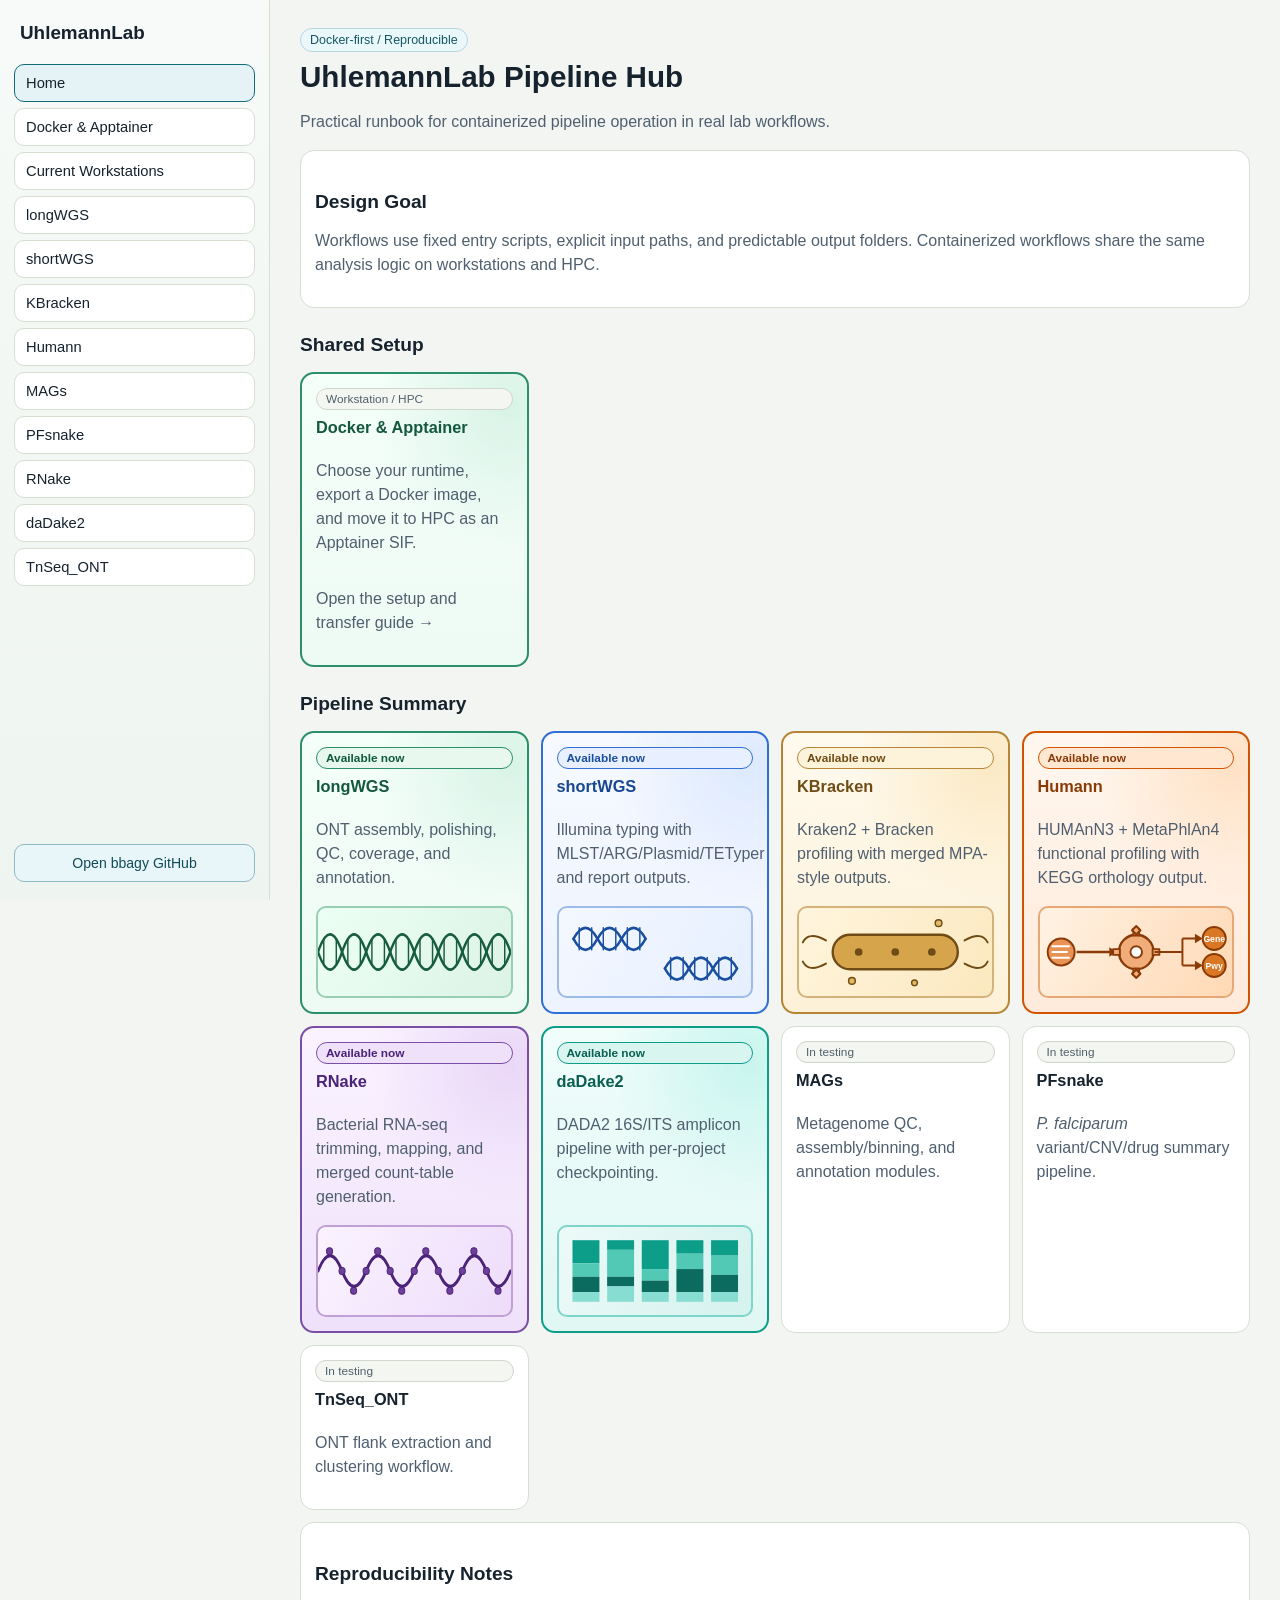
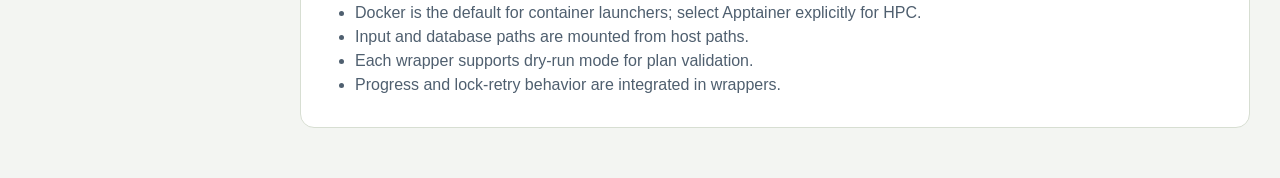
<file: docs/index.html>
<!doctype html>
<html lang="en">
<head>
  <meta charset="utf-8">
  <meta name="viewport" content="width=device-width, initial-scale=1">
  <title>UhlemannLab Documentation</title>
  <link rel="stylesheet" href="styles.css?v=20260305-13">
</head>
<body>
  <div class="layout">
    <aside class="sidebar">
      <div class="brand">UhlemannLab</div>
      <nav class="nav">
        <a class="active" href="./">Home</a>
        <a href="containers.html">Docker &amp; Apptainer</a>
        <a href="workstations.html">Current Workstations</a>
        <a href="longwgs.html">longWGS</a>
        <a href="shortwgs.html">shortWGS</a>
        <a href="kbracken.html">KBracken</a>
        <a href="humann.html">Humann</a>
        <a href="mags.html">MAGs</a>
        <a href="pfsnake.html">PFsnake</a>
        <a href="rnake.html">RNake</a>
        <a href="dadake2.html">daDake2</a>
        <a href="tnseq_ont.html">TnSeq_ONT</a>
      </nav>
      <div class="sidebar-foot">
        <a class="repo-link" href="https://github.com/bbagy/UhlemannLab" target="_blank" rel="noopener noreferrer">Open bbagy GitHub</a>
      </div>
    </aside>

    <main class="main">
      <span class="badge">Docker-first / Reproducible</span>
      <h1>UhlemannLab Pipeline Hub</h1>
      <p>Practical runbook for containerized pipeline operation in real lab workflows.</p>

      <div class="card">
        <h2>Design Goal</h2>
        <p>
          Workflows use fixed entry scripts, explicit input paths, and predictable output folders.
          Containerized workflows share the same analysis logic on workstations and HPC.
        </p>
      </div>

      <h2>Shared Setup</h2>
      <div class="cards-grid">
        <a class="pipeline-card featured card-link" href="containers.html" aria-label="Open Docker and Apptainer guide">
          <span class="card-badge">Workstation / HPC</span>
          <h3>Docker &amp; Apptainer</h3>
          <p>Choose your runtime, export a Docker image, and move it to HPC as an Apptainer SIF.</p>
          <p>Open the setup and transfer guide →</p>
        </a>
      </div>

      <h2>Pipeline Summary</h2>
      <div class="cards-grid">
        <a class="pipeline-card featured card-link" href="longwgs.html" aria-label="Open longWGS page">
          <span class="card-badge live">Available now</span>
          <h3>longWGS</h3>
          <p>ONT assembly, polishing, QC, coverage, and annotation.</p>
          <div class="longwgs-visual" aria-hidden="true">
            <svg viewBox="0 0 200 80" preserveAspectRatio="none" xmlns="http://www.w3.org/2000/svg">
              <g fill="none" stroke="#175c40" stroke-width="2.5" stroke-linecap="round">
                <path d="M0,40 Q12.5,8 25,40 T50,40 T75,40 T100,40 T125,40 T150,40 T175,40 T200,40"/>
                <path d="M0,40 Q12.5,72 25,40 T50,40 T75,40 T100,40 T125,40 T150,40 T175,40 T200,40"/>
              </g>
              <g stroke="#175c40" stroke-width="1.5" stroke-linecap="round">
                <line x1="6" y1="28" x2="6" y2="52"/>
                <line x1="19" y1="52" x2="19" y2="28"/>
                <line x1="31" y1="28" x2="31" y2="52"/>
                <line x1="44" y1="52" x2="44" y2="28"/>
                <line x1="56" y1="28" x2="56" y2="52"/>
                <line x1="69" y1="52" x2="69" y2="28"/>
                <line x1="81" y1="28" x2="81" y2="52"/>
                <line x1="94" y1="52" x2="94" y2="28"/>
                <line x1="106" y1="28" x2="106" y2="52"/>
                <line x1="119" y1="52" x2="119" y2="28"/>
                <line x1="131" y1="28" x2="131" y2="52"/>
                <line x1="144" y1="52" x2="144" y2="28"/>
                <line x1="156" y1="28" x2="156" y2="52"/>
                <line x1="169" y1="52" x2="169" y2="28"/>
                <line x1="181" y1="28" x2="181" y2="52"/>
                <line x1="194" y1="52" x2="194" y2="28"/>
              </g>
            </svg>
          </div>
        </a>
        <a class="pipeline-card featured shortwgs-featured card-link" href="shortwgs.html" aria-label="Open shortWGS page">
          <span class="card-badge live">Available now</span>
          <h3>shortWGS</h3>
          <p>Illumina typing with MLST/ARG/Plasmid/TETyper and report outputs.</p>
          <div class="shortwgs-visual" aria-hidden="true">
            <svg viewBox="0 0 200 80" preserveAspectRatio="none" xmlns="http://www.w3.org/2000/svg">
              <g fill="none" stroke="#1a4f9f" stroke-width="2.5" stroke-linecap="round">
                <path d="M15,28 Q27.5,8 40,28 T65,28 T90,28"/>
                <path d="M15,28 Q27.5,48 40,28 T65,28 T90,28"/>
              </g>
              <g stroke="#1a4f9f" stroke-width="1.5" stroke-linecap="round">
                <line x1="21" y1="18" x2="21" y2="38"/>
                <line x1="34" y1="38" x2="34" y2="18"/>
                <line x1="46" y1="18" x2="46" y2="38"/>
                <line x1="59" y1="38" x2="59" y2="18"/>
                <line x1="71" y1="18" x2="71" y2="38"/>
                <line x1="84" y1="38" x2="84" y2="18"/>
              </g>
              <g fill="none" stroke="#1a4f9f" stroke-width="2.5" stroke-linecap="round">
                <path d="M110,55 Q122.5,35 135,55 T160,55 T185,55"/>
                <path d="M110,55 Q122.5,75 135,55 T160,55 T185,55"/>
              </g>
              <g stroke="#1a4f9f" stroke-width="1.5" stroke-linecap="round">
                <line x1="116" y1="45" x2="116" y2="65"/>
                <line x1="129" y1="65" x2="129" y2="45"/>
                <line x1="141" y1="45" x2="141" y2="65"/>
                <line x1="154" y1="65" x2="154" y2="45"/>
                <line x1="166" y1="45" x2="166" y2="65"/>
                <line x1="179" y1="65" x2="179" y2="45"/>
              </g>
            </svg>
          </div>
        </a>
        <a class="pipeline-card featured kbracken-featured card-link" href="kbracken.html" aria-label="Open KBracken page">
          <span class="card-badge live">Available now</span>
          <h3>KBracken</h3>
          <p>Kraken2 + Bracken profiling with merged MPA-style outputs.</p>
          <div class="kbracken-visual" aria-hidden="true">
            <svg viewBox="0 0 200 80" preserveAspectRatio="xMidYMid meet" xmlns="http://www.w3.org/2000/svg">
              <g stroke="#6f4c15" stroke-width="2" stroke-linecap="round" fill="none">
                <path d="M28,28 Q10,18 4,30"/>
                <path d="M28,52 Q10,62 4,50"/>
                <path d="M172,28 Q190,18 196,30"/>
                <path d="M172,52 Q190,62 196,50"/>
              </g>
              <rect x="35" y="22" width="130" height="36" rx="18" fill="#d6a44a" stroke="#6f4c15" stroke-width="2.5"/>
              <g fill="#6f4c15">
                <circle cx="62" cy="40" r="4"/>
                <circle cx="100" cy="40" r="4"/>
                <circle cx="138" cy="40" r="4"/>
              </g>
              <g fill="#e3b863" stroke="#6f4c15" stroke-width="1.5">
                <circle cx="55" cy="70" r="3.5"/>
                <circle cx="145" cy="10" r="3.5"/>
                <circle cx="120" cy="72" r="3"/>
              </g>
            </svg>
          </div>
        </a>
        <a class="pipeline-card featured humann-featured card-link" href="humann.html" aria-label="Open Humann page">
          <span class="card-badge live">Available now</span>
          <h3>Humann</h3>
          <p>HUMAnN3 + MetaPhlAn4 functional profiling with KEGG orthology output.</p>
          <div class="humann-visual" aria-hidden="true">
            <svg viewBox="0 0 200 80" preserveAspectRatio="xMidYMid meet" xmlns="http://www.w3.org/2000/svg">
              <circle cx="22" cy="40" r="14" fill="#e89255" stroke="#8a3a06" stroke-width="2"/>
              <line x1="13" y1="34" x2="30" y2="34" stroke="#fff" stroke-width="2.2" stroke-linecap="round"/>
              <line x1="13" y1="40" x2="28" y2="40" stroke="#fff" stroke-width="2.2" stroke-linecap="round"/>
              <line x1="13" y1="46" x2="30" y2="46" stroke="#fff" stroke-width="2.2" stroke-linecap="round"/>
              <line x1="38" y1="40" x2="74" y2="40" stroke="#8a3a06" stroke-width="2.5"/>
              <polygon points="72,35 80,40 72,45" fill="#8a3a06"/>
              <g transform="translate(100,40)">
                <circle r="18" fill="#f1ad79" stroke="#8a3a06" stroke-width="2.5"/>
                <g fill="#f1ad79" stroke="#8a3a06" stroke-width="2" stroke-linejoin="round">
                  <rect x="-3" y="-24" width="6" height="7"/>
                  <rect x="-3" y="17" width="6" height="7"/>
                  <rect x="-24" y="-3" width="7" height="6"/>
                  <rect x="17" y="-3" width="7" height="6"/>
                  <rect x="-19" y="-19" width="6" height="6" transform="rotate(45)"/>
                  <rect x="13" y="13" width="6" height="6" transform="rotate(45)"/>
                  <rect x="13" y="-19" width="6" height="6" transform="rotate(-45)"/>
                  <rect x="-19" y="13" width="6" height="6" transform="rotate(-45)"/>
                </g>
                <circle r="6" fill="#fff" stroke="#8a3a06" stroke-width="2"/>
              </g>
              <line x1="119" y1="40" x2="148" y2="40" stroke="#8a3a06" stroke-width="2"/>
              <line x1="148" y1="26" x2="148" y2="54" stroke="#8a3a06" stroke-width="2"/>
              <line x1="148" y1="26" x2="163" y2="26" stroke="#8a3a06" stroke-width="2"/>
              <polygon points="161,21 169,26 161,31" fill="#8a3a06"/>
              <line x1="148" y1="54" x2="163" y2="54" stroke="#8a3a06" stroke-width="2"/>
              <polygon points="161,49 169,54 161,59" fill="#8a3a06"/>
              <circle cx="181" cy="26" r="12" fill="#d97724" stroke="#8a3a06" stroke-width="2"/>
              <text x="181" y="30" text-anchor="middle" font-size="9" font-family="Helvetica, Arial, sans-serif" font-weight="700" fill="#fff">Gene</text>
              <circle cx="181" cy="54" r="12" fill="#d97724" stroke="#8a3a06" stroke-width="2"/>
              <text x="181" y="58" text-anchor="middle" font-size="9" font-family="Helvetica, Arial, sans-serif" font-weight="700" fill="#fff">Pwy</text>
            </svg>
          </div>
        </a>
        <a class="pipeline-card featured rnake-featured card-link" href="rnake.html" aria-label="Open RNake page">
          <span class="card-badge live">Available now</span>
          <h3>RNake</h3>
          <p>Bacterial RNA-seq trimming, mapping, and merged count-table generation.</p>
          <div class="rnake-visual" aria-hidden="true">
            <svg viewBox="0 0 200 80" preserveAspectRatio="none" xmlns="http://www.w3.org/2000/svg">
              <path d="M0,40 Q12.5,12 25,40 T50,40 T75,40 T100,40 T125,40 T150,40 T175,40 T200,40"
                    fill="none" stroke="#4b2378" stroke-width="2.8" stroke-linecap="round"/>
              <g fill="#6e3f9c" stroke="#4b2378" stroke-width="1">
                <circle cx="12" cy="22" r="3.2"/>
                <circle cx="25" cy="40" r="3.2"/>
                <circle cx="37" cy="58" r="3.2"/>
                <circle cx="50" cy="40" r="3.2"/>
                <circle cx="62" cy="22" r="3.2"/>
                <circle cx="75" cy="40" r="3.2"/>
                <circle cx="87" cy="58" r="3.2"/>
                <circle cx="100" cy="40" r="3.2"/>
                <circle cx="112" cy="22" r="3.2"/>
                <circle cx="125" cy="40" r="3.2"/>
                <circle cx="137" cy="58" r="3.2"/>
                <circle cx="150" cy="40" r="3.2"/>
                <circle cx="162" cy="22" r="3.2"/>
                <circle cx="175" cy="40" r="3.2"/>
                <circle cx="187" cy="58" r="3.2"/>
              </g>
            </svg>
          </div>
        </a>
        <a class="pipeline-card featured dadake2-featured card-link" href="dadake2.html" aria-label="Open daDake2 page">
          <span class="card-badge live">Available now</span>
          <h3>daDake2</h3>
          <p>DADA2 16S/ITS amplicon pipeline with per-project checkpointing.</p>
          <div class="dadake2-visual" aria-hidden="true">
            <svg viewBox="0 0 200 80" preserveAspectRatio="xMidYMid meet" xmlns="http://www.w3.org/2000/svg">
              <!-- Stacked bar chart — 5 samples, 4 taxa, no gaps within bars -->
              <!-- Bar 1: Bacteroides-dominant -->
              <rect x="14" y="8"  width="28" height="24" fill="#0d9e8a"/>
              <rect x="14" y="32" width="28" height="14" fill="#52c9b5"/>
              <rect x="14" y="46" width="28" height="16" fill="#0a6b5e"/>
              <rect x="14" y="62" width="28" height="10" fill="#87ddd2"/>
              <!-- Bar 2: Firmicutes-dominant -->
              <rect x="50" y="8"  width="28" height="10" fill="#0d9e8a"/>
              <rect x="50" y="18" width="28" height="28" fill="#52c9b5"/>
              <rect x="50" y="46" width="28" height="10" fill="#0a6b5e"/>
              <rect x="50" y="56" width="28" height="16" fill="#87ddd2"/>
              <!-- Bar 3: mixed -->
              <rect x="86" y="8"  width="28" height="30" fill="#0d9e8a"/>
              <rect x="86" y="38" width="28" height="12" fill="#52c9b5"/>
              <rect x="86" y="50" width="28" height="12" fill="#0a6b5e"/>
              <rect x="86" y="62" width="28" height="10" fill="#87ddd2"/>
              <!-- Bar 4: Prevotella-dominant -->
              <rect x="122" y="8"  width="28" height="14" fill="#0d9e8a"/>
              <rect x="122" y="22" width="28" height="16" fill="#52c9b5"/>
              <rect x="122" y="38" width="28" height="24" fill="#0a6b5e"/>
              <rect x="122" y="62" width="28" height="10" fill="#87ddd2"/>
              <!-- Bar 5: diverse -->
              <rect x="158" y="8"  width="28" height="16" fill="#0d9e8a"/>
              <rect x="158" y="24" width="28" height="20" fill="#52c9b5"/>
              <rect x="158" y="44" width="28" height="18" fill="#0a6b5e"/>
              <rect x="158" y="62" width="28" height="10" fill="#87ddd2"/>
            </svg>
          </div>
        </a>
        <a class="pipeline-card card-link" href="mags.html" aria-label="Open MAGs page">
          <span class="card-badge">In testing</span>
          <h3>MAGs</h3>
          <p>Metagenome QC, assembly/binning, and annotation modules.</p>
        </a>
        <section class="pipeline-card">
          <span class="card-badge">In testing</span>
          <h3>PFsnake</h3>
          <p><em>P. falciparum</em> variant/CNV/drug summary pipeline.</p>
        </section>
        <section class="pipeline-card">
          <span class="card-badge">In testing</span>
          <h3>TnSeq_ONT</h3>
          <p>ONT flank extraction and clustering workflow.</p>
        </section>
      </div>

      <div class="card">
        <h2>Reproducibility Notes</h2>
        <ul>
          <li>Docker is the default for container launchers; select Apptainer explicitly for HPC.</li>
          <li>Input and database paths are mounted from host paths.</li>
          <li>Each wrapper supports dry-run mode for plan validation.</li>
          <li>Progress and lock-retry behavior are integrated in wrappers.</li>
        </ul>
      </div>
    </main>
  </div>
</body>
</html>
</file>
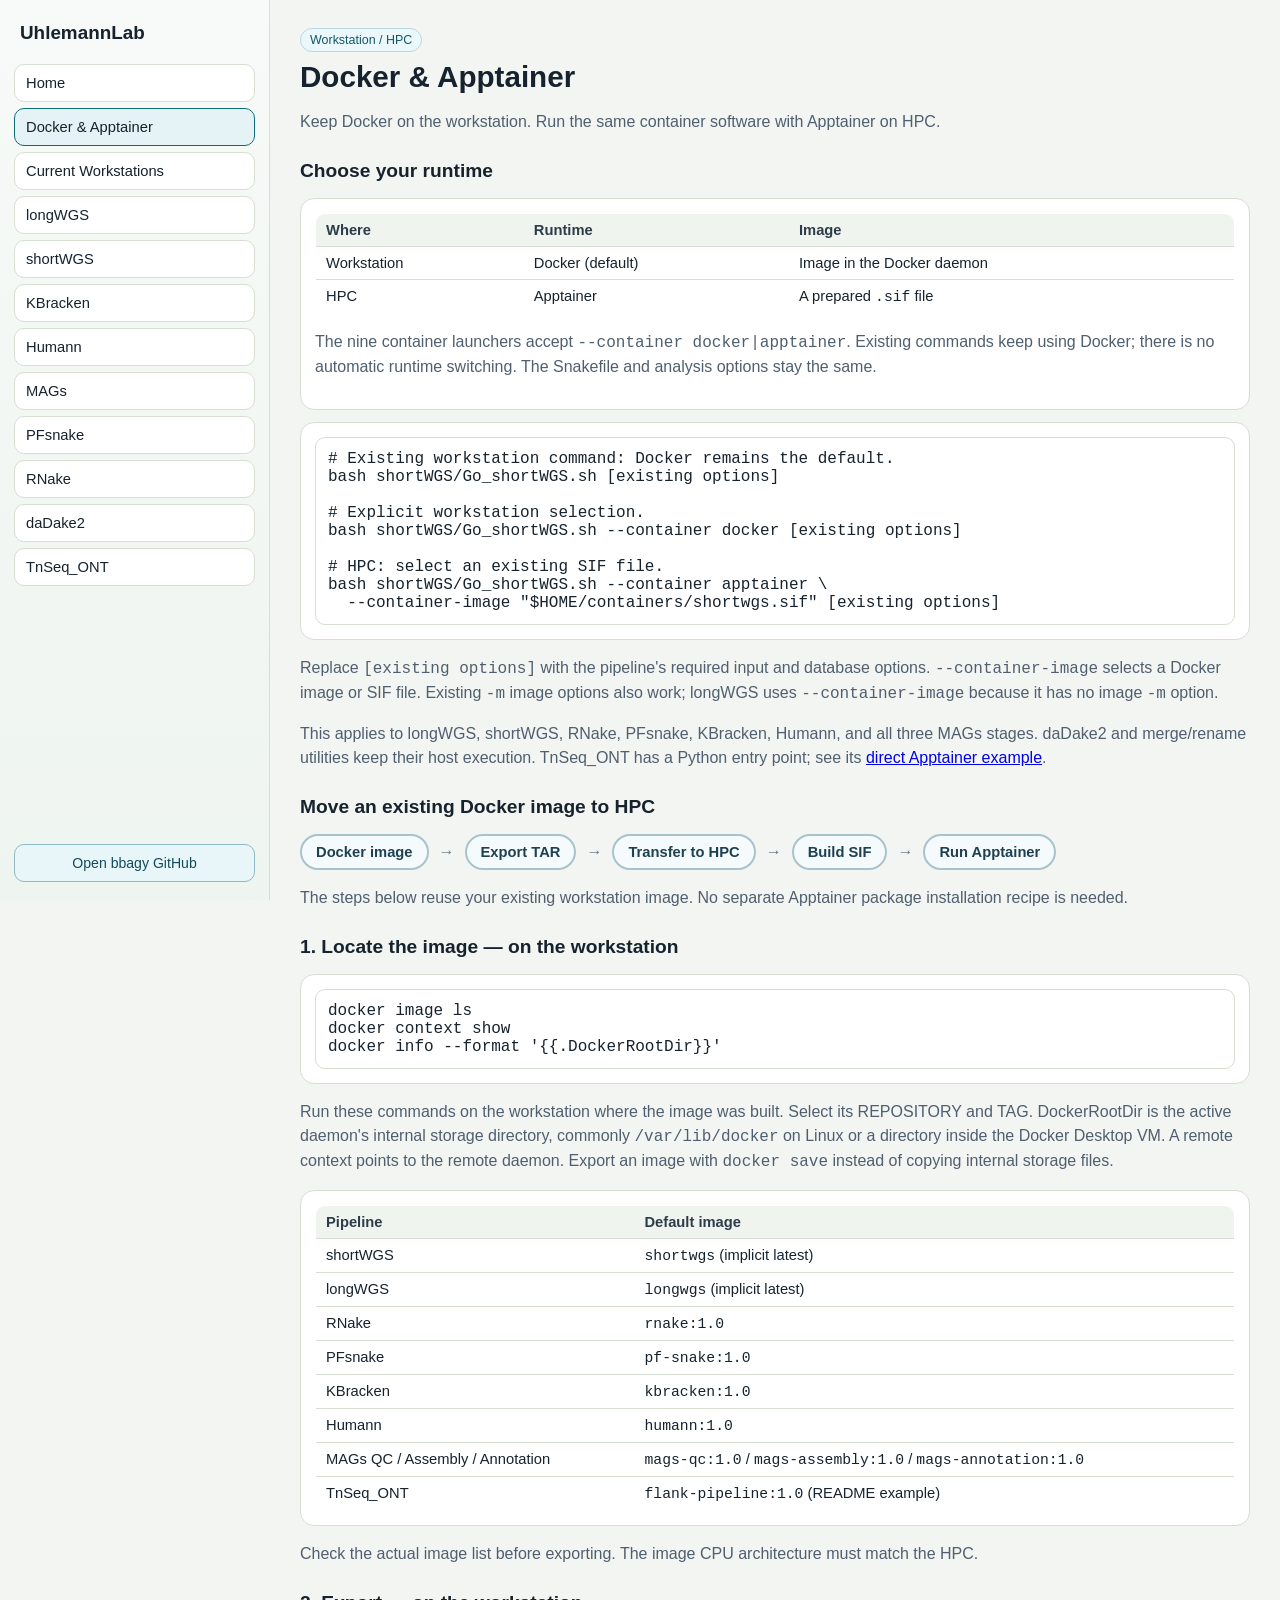
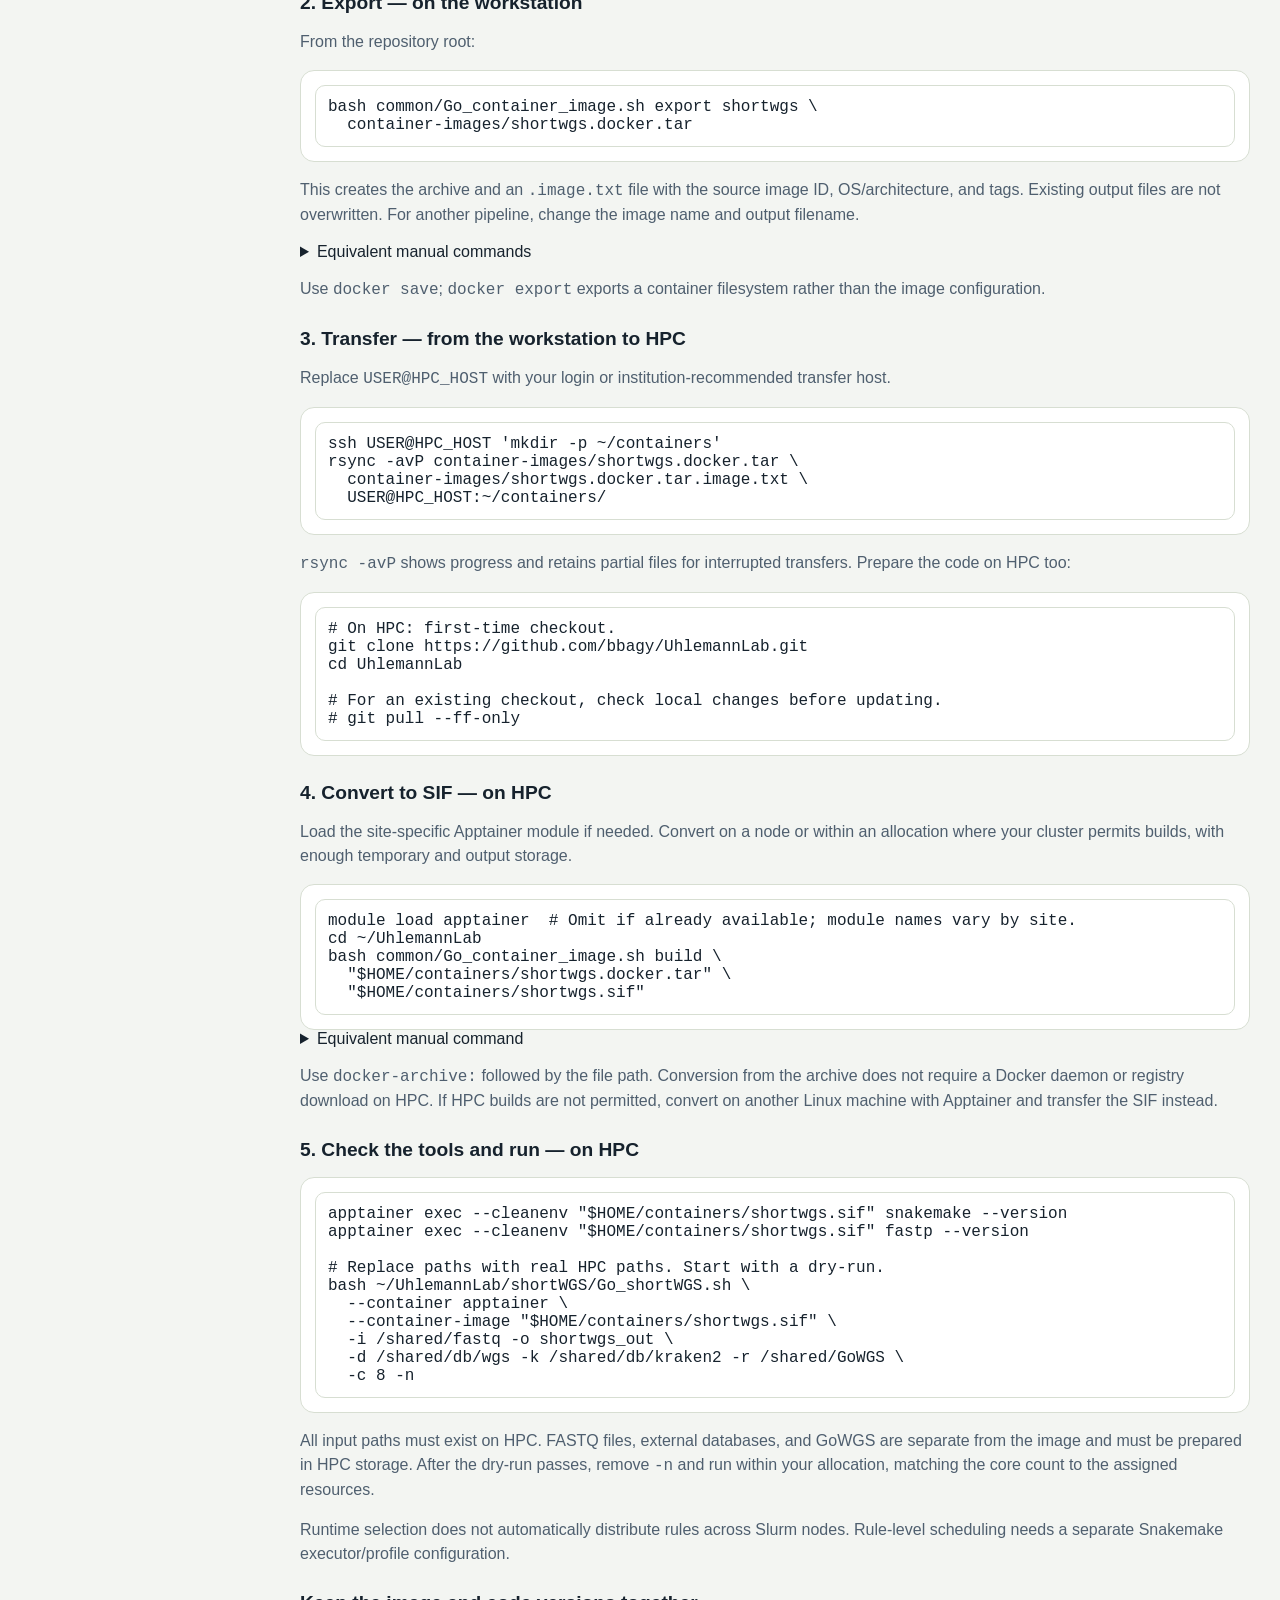
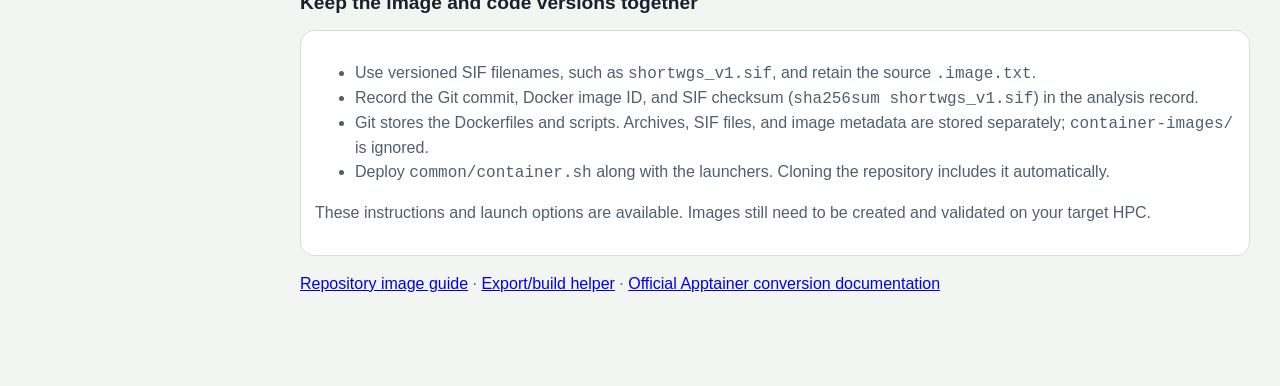
<file: docs/containers.html>
<!doctype html>
<html lang="en">
<head>
  <meta charset="utf-8">
  <meta name="viewport" content="width=device-width, initial-scale=1">
  <title>Docker &amp; Apptainer — UhlemannLab</title>
  <link rel="stylesheet" href="styles.css?v=20260305-13">
</head>
<body>
  <div class="layout">
    <aside class="sidebar">
      <div class="brand">UhlemannLab</div>
      <nav class="nav">
        <a href="./">Home</a>
        <a class="active" href="containers.html">Docker &amp; Apptainer</a>
        <a href="workstations.html">Current Workstations</a>
        <a href="longwgs.html">longWGS</a>
        <a href="shortwgs.html">shortWGS</a>
        <a href="kbracken.html">KBracken</a>
        <a href="humann.html">Humann</a>
        <a href="mags.html">MAGs</a>
        <a href="pfsnake.html">PFsnake</a>
        <a href="rnake.html">RNake</a>
        <a href="dadake2.html">daDake2</a>
        <a href="tnseq_ont.html">TnSeq_ONT</a>
      </nav>
      <div class="sidebar-foot">
        <a class="repo-link" href="https://github.com/bbagy/UhlemannLab" target="_blank" rel="noopener noreferrer">Open bbagy GitHub</a>
      </div>
    </aside>
    <main class="main">
      <span class="badge">Workstation / HPC</span>
      <h1>Docker &amp; Apptainer</h1>
      <p>Keep Docker on the workstation. Run the same container software with Apptainer on HPC.</p>

      <h2>Choose your runtime</h2>
      <div class="card">
        <table>
          <thead><tr><th>Where</th><th>Runtime</th><th>Image</th></tr></thead>
          <tbody>
            <tr><td>Workstation</td><td>Docker (default)</td><td>Image in the Docker daemon</td></tr>
            <tr><td>HPC</td><td>Apptainer</td><td>A prepared <code>.sif</code> file</td></tr>
          </tbody>
        </table>
        <p>The nine container launchers accept <code>--container docker|apptainer</code>.
        Existing commands keep using Docker; there is no automatic runtime switching.
        The Snakefile and analysis options stay the same.</p>
      </div>
<div class="card"><pre><code># Existing workstation command: Docker remains the default.
bash shortWGS/Go_shortWGS.sh [existing options]

# Explicit workstation selection.
bash shortWGS/Go_shortWGS.sh --container docker [existing options]

# HPC: select an existing SIF file.
bash shortWGS/Go_shortWGS.sh --container apptainer \
  --container-image &quot;$HOME/containers/shortwgs.sif&quot; [existing options]</code></pre></div>
      <p>Replace <code>[existing options]</code> with the pipeline's required input and database options.
      <code>--container-image</code> selects a Docker image or SIF file. Existing <code>-m</code>
      image options also work; longWGS uses <code>--container-image</code> because it has no image <code>-m</code> option.</p>
      <p>This applies to longWGS, shortWGS, RNake, PFsnake, KBracken, Humann, and all three MAGs stages.
      daDake2 and merge/rename utilities keep their host execution. TnSeq_ONT has a Python entry point;
      see its <a href="https://github.com/bbagy/UhlemannLab/blob/main/TnSeq_ONT/README.md#apptainer-on-hpc">direct Apptainer example</a>.</p>

      <h2>Move an existing Docker image to HPC</h2>
      <div class="flow" aria-label="Docker to HPC image transfer">
        <span class="node">Docker image</span><span class="arrow">→</span>
        <span class="node">Export TAR</span><span class="arrow">→</span>
        <span class="node">Transfer to HPC</span><span class="arrow">→</span>
        <span class="node">Build SIF</span><span class="arrow">→</span>
        <span class="node">Run Apptainer</span>
      </div>
      <p>The steps below reuse your existing workstation image. No separate Apptainer package installation recipe is needed.</p>

      <h2 id="locate">1. Locate the image — on the workstation</h2>
<div class="card"><pre><code>docker image ls
docker context show
docker info --format &#x27;{{.DockerRootDir}}&#x27;</code></pre></div>
      <p>Run these commands on the workstation where the image was built. Select its REPOSITORY and TAG.
      DockerRootDir is the active daemon's internal storage directory, commonly <code>/var/lib/docker</code>
      on Linux or a directory inside the Docker Desktop VM. A remote context points to the remote daemon.
      Export an image with <code>docker save</code> instead of copying internal storage files.</p>
      <div class="card">
        <table>
          <thead><tr><th>Pipeline</th><th>Default image</th></tr></thead>
          <tbody>
            <tr><td>shortWGS</td><td><code>shortwgs</code> (implicit latest)</td></tr>
            <tr><td>longWGS</td><td><code>longwgs</code> (implicit latest)</td></tr>
            <tr><td>RNake</td><td><code>rnake:1.0</code></td></tr>
            <tr><td>PFsnake</td><td><code>pf-snake:1.0</code></td></tr>
            <tr><td>KBracken</td><td><code>kbracken:1.0</code></td></tr>
            <tr><td>Humann</td><td><code>humann:1.0</code></td></tr>
            <tr><td>MAGs QC / Assembly / Annotation</td><td><code>mags-qc:1.0</code> / <code>mags-assembly:1.0</code> / <code>mags-annotation:1.0</code></td></tr>
            <tr><td>TnSeq_ONT</td><td><code>flank-pipeline:1.0</code> (README example)</td></tr>
          </tbody>
        </table>
      </div>
      <p>Check the actual image list before exporting. The image CPU architecture must match the HPC.</p>

      <h2 id="export">2. Export — on the workstation</h2>
      <p>From the repository root:</p>
<div class="card"><pre><code>bash common/Go_container_image.sh export shortwgs \
  container-images/shortwgs.docker.tar</code></pre></div>
      <p>This creates the archive and an <code>.image.txt</code> file with the source image ID,
      OS/architecture, and tags. Existing output files are not overwritten. For another pipeline,
      change the image name and output filename.</p>
      <details><summary>Equivalent manual commands</summary>
<div class="card"><pre><code>mkdir -p container-images
docker save --output container-images/shortwgs.docker.tar shortwgs</code></pre></div>
      </details>
      <p>Use <code>docker save</code>; <code>docker export</code> exports a container filesystem rather than the image configuration.</p>

      <h2 id="transfer">3. Transfer — from the workstation to HPC</h2>
      <p>Replace <code>USER@HPC_HOST</code> with your login or institution-recommended transfer host.</p>
<div class="card"><pre><code>ssh USER@HPC_HOST &#x27;mkdir -p ~/containers&#x27;
rsync -avP container-images/shortwgs.docker.tar \
  container-images/shortwgs.docker.tar.image.txt \
  USER@HPC_HOST:~/containers/</code></pre></div>
      <p><code>rsync -avP</code> shows progress and retains partial files for interrupted transfers.
      Prepare the code on HPC too:</p>
<div class="card"><pre><code># On HPC: first-time checkout.
git clone https://github.com/bbagy/UhlemannLab.git
cd UhlemannLab

# For an existing checkout, check local changes before updating.
# git pull --ff-only</code></pre></div>

      <h2 id="build">4. Convert to SIF — on HPC</h2>
      <p>Load the site-specific Apptainer module if needed. Convert on a node or within an allocation
      where your cluster permits builds, with enough temporary and output storage.</p>
<div class="card"><pre><code>module load apptainer  # Omit if already available; module names vary by site.
cd ~/UhlemannLab
bash common/Go_container_image.sh build \
  &quot;$HOME/containers/shortwgs.docker.tar&quot; \
  &quot;$HOME/containers/shortwgs.sif&quot;</code></pre></div>
      <details><summary>Equivalent manual command</summary>
<div class="card"><pre><code>apptainer build &quot;$HOME/containers/shortwgs.sif&quot; \
  &quot;docker-archive:$HOME/containers/shortwgs.docker.tar&quot;</code></pre></div>
      </details>
      <p>Use <code>docker-archive:</code> followed by the file path. Conversion from the archive
      does not require a Docker daemon or registry download on HPC.
      If HPC builds are not permitted, convert on another Linux machine with Apptainer and transfer the SIF instead.</p>

      <h2 id="run">5. Check the tools and run — on HPC</h2>
<div class="card"><pre><code>apptainer exec --cleanenv &quot;$HOME/containers/shortwgs.sif&quot; snakemake --version
apptainer exec --cleanenv &quot;$HOME/containers/shortwgs.sif&quot; fastp --version

# Replace paths with real HPC paths. Start with a dry-run.
bash ~/UhlemannLab/shortWGS/Go_shortWGS.sh \
  --container apptainer \
  --container-image &quot;$HOME/containers/shortwgs.sif&quot; \
  -i /shared/fastq -o shortwgs_out \
  -d /shared/db/wgs -k /shared/db/kraken2 -r /shared/GoWGS \
  -c 8 -n</code></pre></div>
      <p>All input paths must exist on HPC. FASTQ files, external databases, and GoWGS are separate
      from the image and must be prepared in HPC storage. After the dry-run passes, remove <code>-n</code>
      and run within your allocation, matching the core count to the assigned resources.</p>
      <p>Runtime selection does not automatically distribute rules across Slurm nodes.
      Rule-level scheduling needs a separate Snakemake executor/profile configuration.</p>

      <h2>Keep the image and code versions together</h2>
      <div class="card">
        <ul>
          <li>Use versioned SIF filenames, such as <code>shortwgs_v1.sif</code>, and retain the source <code>.image.txt</code>.</li>
          <li>Record the Git commit, Docker image ID, and SIF checksum (<code>sha256sum shortwgs_v1.sif</code>) in the analysis record.</li>
          <li>Git stores the Dockerfiles and scripts. Archives, SIF files, and image metadata are stored separately; <code>container-images/</code> is ignored.</li>
          <li>Deploy <code>common/container.sh</code> along with the launchers. Cloning the repository includes it automatically.</li>
        </ul>
        <p>These instructions and launch options are available. Images still need to be created and validated on your target HPC.</p>
      </div>
      <p><a href="https://github.com/bbagy/UhlemannLab/blob/main/common/README.md">Repository image guide</a> ·
      <a href="https://github.com/bbagy/UhlemannLab/blob/main/common/Go_container_image.sh">Export/build helper</a> ·
      <a href="https://apptainer.org/docs/user/main/docker_and_oci.html#containers-in-docker-archive-files">Official Apptainer conversion documentation</a></p>
    </main>
  </div>
</body>
</html>
</file>
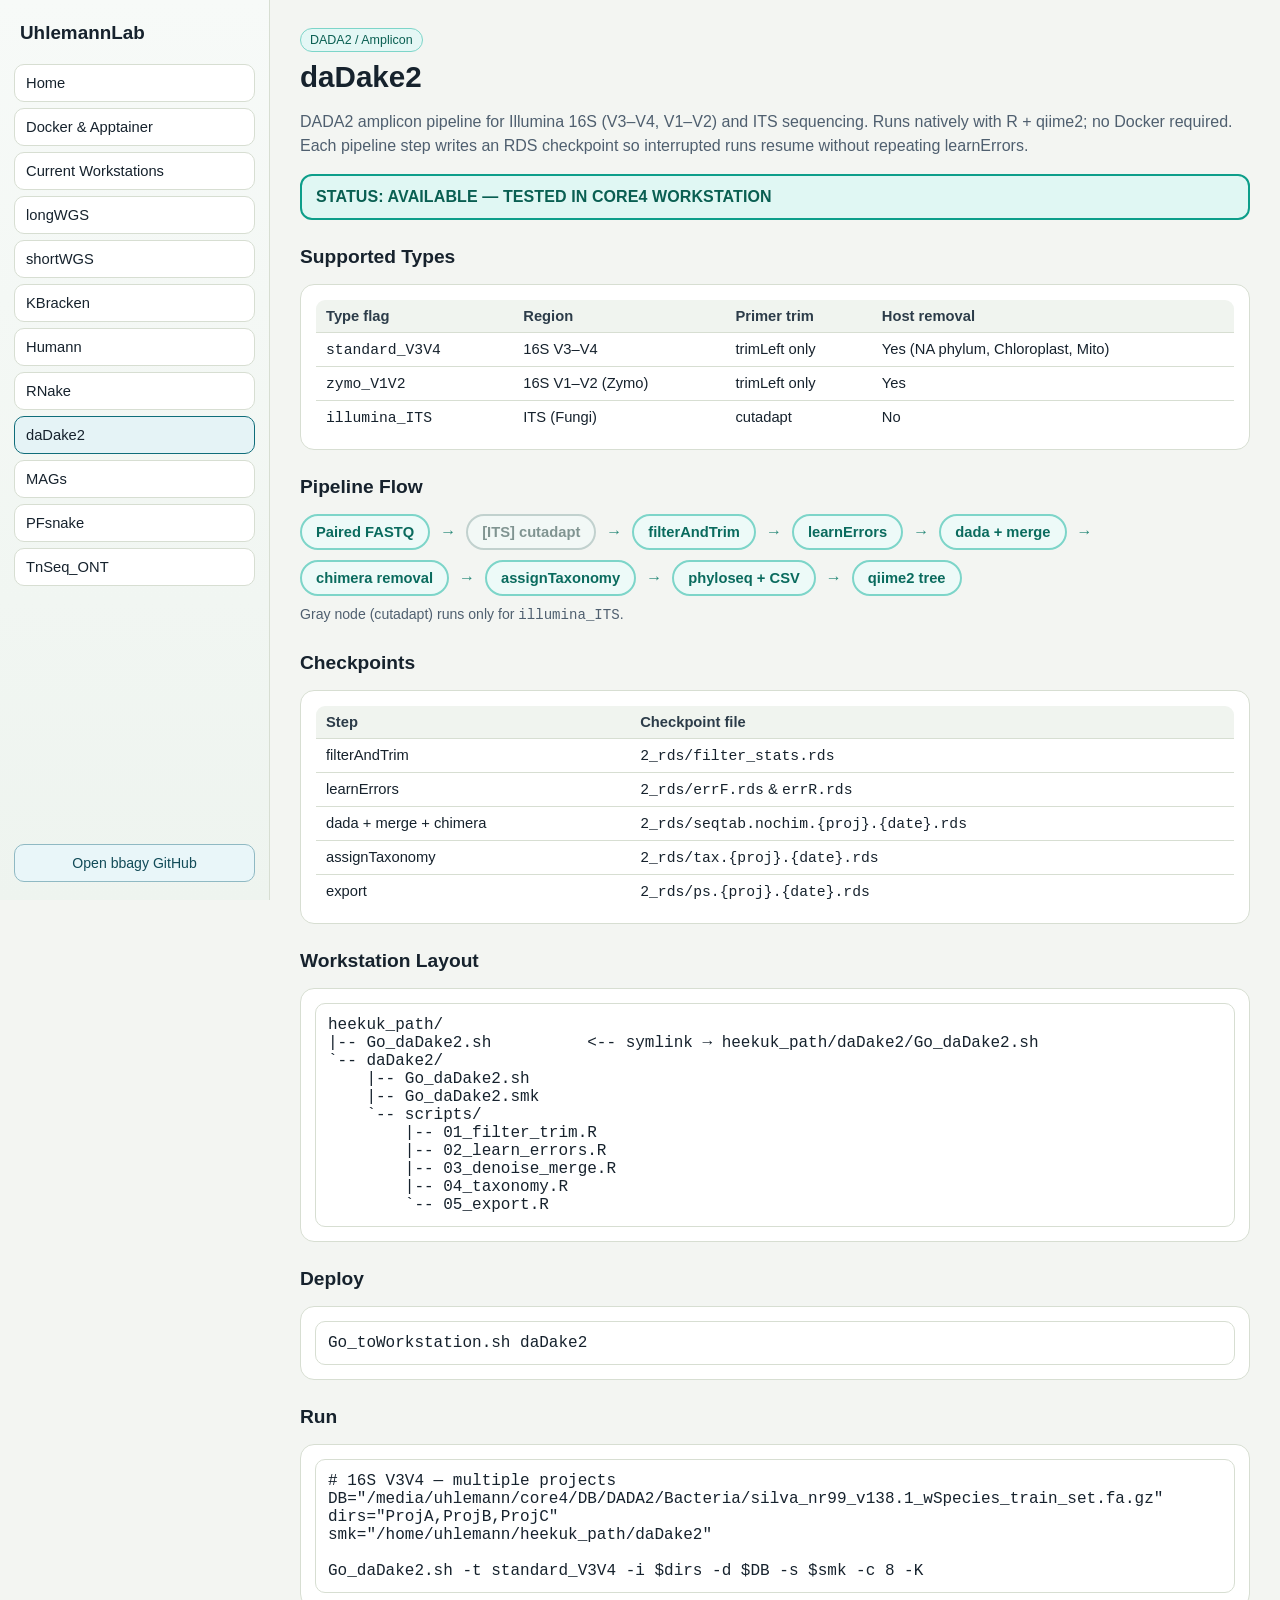
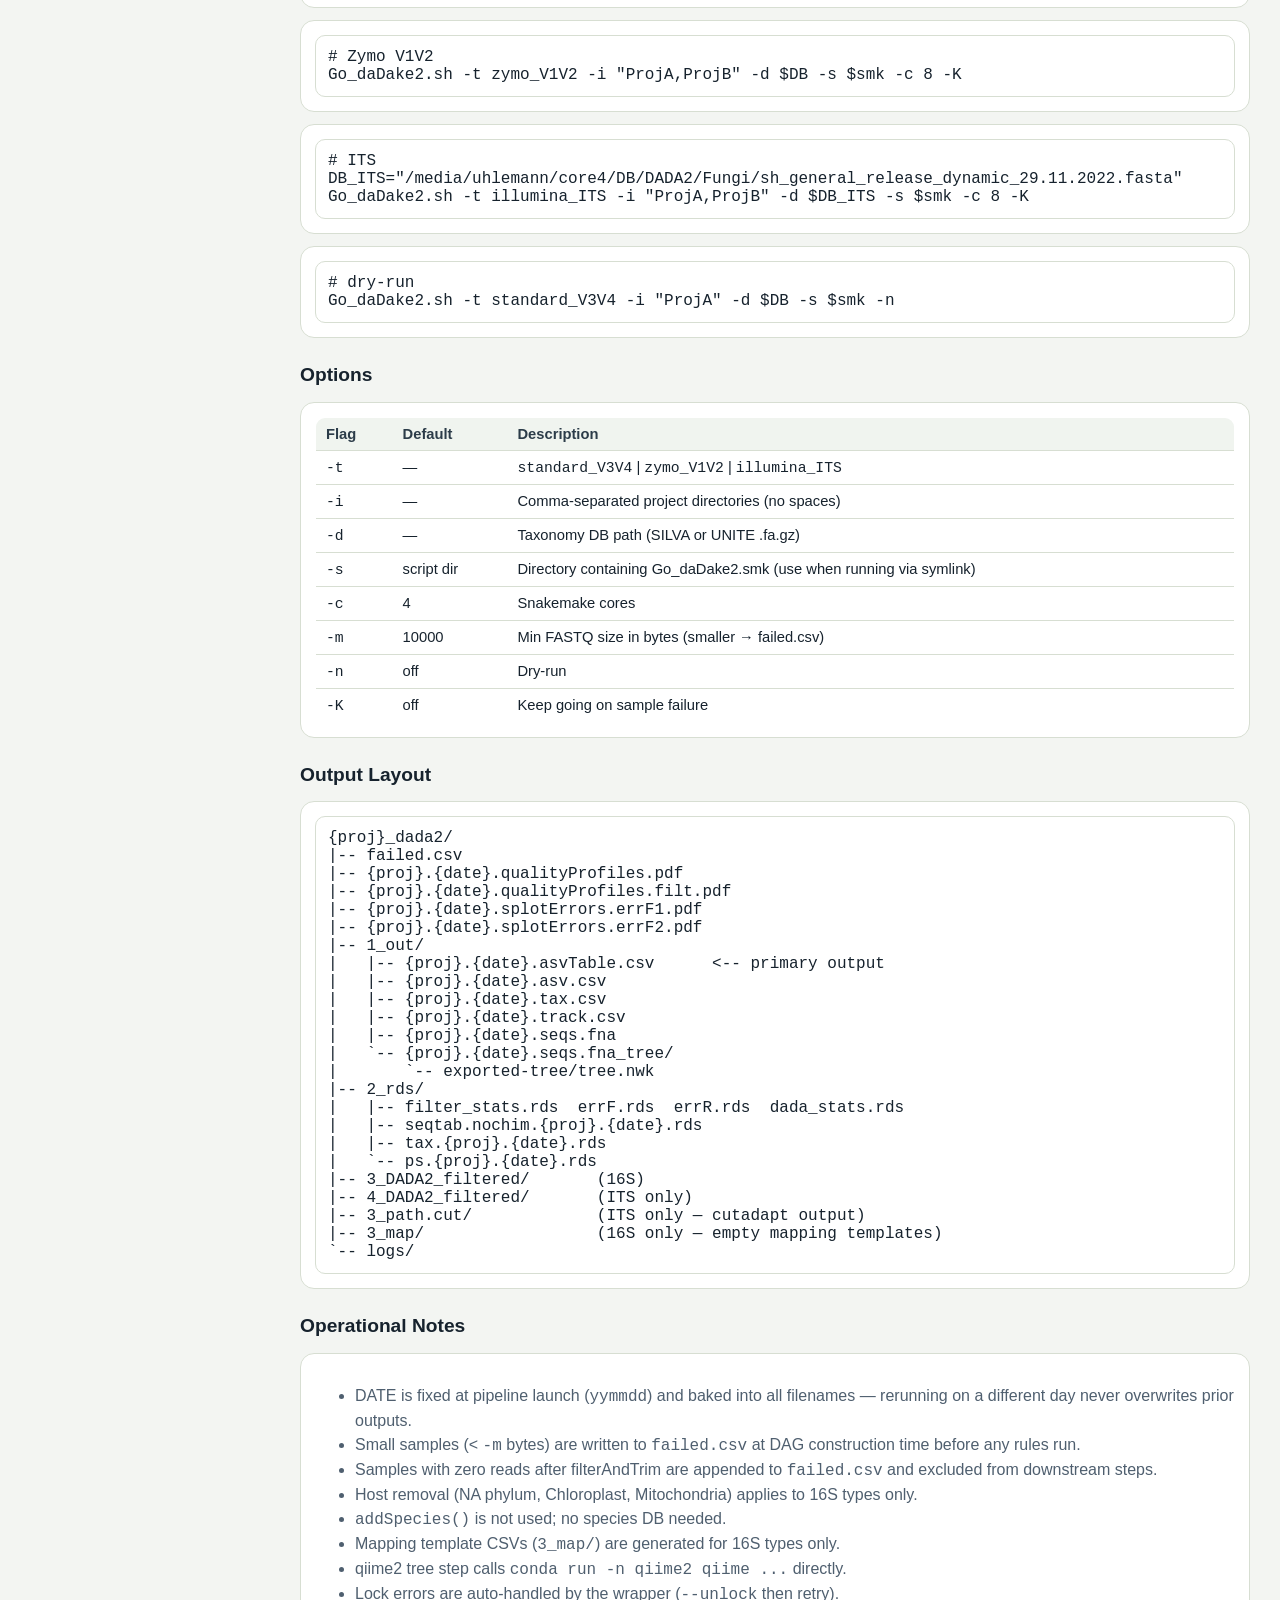
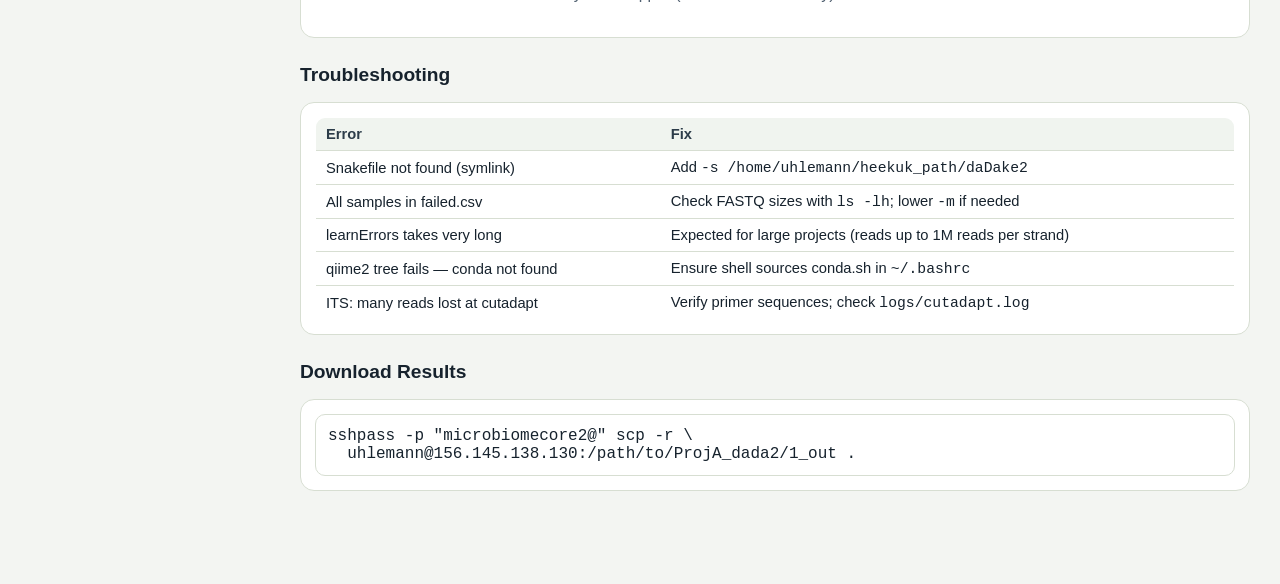
<file: docs/dadake2.html>
<!doctype html>
<html lang="en">
<head>
  <meta charset="utf-8">
  <meta name="viewport" content="width=device-width, initial-scale=1">
  <title>daDake2</title>
  <link rel="stylesheet" href="styles.css?v=20260518-1">
</head>
<body class="theme-dadake2">
  <div class="layout">
    <aside class="sidebar">
      <div class="brand">UhlemannLab</div>
      <nav class="nav">
        <a href="./">Home</a>
        <a href="containers.html">Docker &amp; Apptainer</a>
        <a href="workstations.html">Current Workstations</a>
        <a href="longwgs.html">longWGS</a>
        <a href="shortwgs.html">shortWGS</a>
        <a href="kbracken.html">KBracken</a>
        <a href="humann.html">Humann</a>
        <a href="rnake.html">RNake</a>
        <a class="active" href="dadake2.html">daDake2</a>
        <a href="mags.html">MAGs</a>
        <a href="pfsnake.html">PFsnake</a>
        <a href="tnseq_ont.html">TnSeq_ONT</a>
      </nav>
      <div class="sidebar-foot">
        <a class="repo-link" href="https://github.com/bbagy/UhlemannLab" target="_blank" rel="noopener noreferrer">Open bbagy GitHub</a>
      </div>
    </aside>

    <main class="main">
      <span class="badge">DADA2 / Amplicon</span>
      <h1>daDake2</h1>
      <p>DADA2 amplicon pipeline for Illumina 16S (V3–V4, V1–V2) and ITS sequencing.
         Runs natively with R + qiime2; no Docker required. Each pipeline step writes an
         RDS checkpoint so interrupted runs resume without repeating learnErrors.</p>
      <div class="status-banner status-tested">
        STATUS: AVAILABLE — TESTED IN CORE4 WORKSTATION
      </div>

      <h2>Supported Types</h2>
      <div class="card">
        <table>
          <thead>
            <tr><th>Type flag</th><th>Region</th><th>Primer trim</th><th>Host removal</th></tr>
          </thead>
          <tbody>
            <tr><td><code>standard_V3V4</code></td><td>16S V3–V4</td><td>trimLeft only</td><td>Yes (NA phylum, Chloroplast, Mito)</td></tr>
            <tr><td><code>zymo_V1V2</code></td><td>16S V1–V2 (Zymo)</td><td>trimLeft only</td><td>Yes</td></tr>
            <tr><td><code>illumina_ITS</code></td><td>ITS (Fungi)</td><td>cutadapt</td><td>No</td></tr>
          </tbody>
        </table>
      </div>

      <h2>Pipeline Flow</h2>
      <div class="flow">
        <span class="node">Paired FASTQ</span><span class="arrow">→</span>
        <span class="node dadake2-its-only">[ITS] cutadapt</span><span class="arrow">→</span>
        <span class="node">filterAndTrim</span><span class="arrow">→</span>
        <span class="node">learnErrors</span><span class="arrow">→</span>
        <span class="node">dada + merge</span><span class="arrow">→</span>
        <span class="node">chimera removal</span><span class="arrow">→</span>
        <span class="node">assignTaxonomy</span><span class="arrow">→</span>
        <span class="node">phyloseq + CSV</span><span class="arrow">→</span>
        <span class="node">qiime2 tree</span>
      </div>
      <p style="margin-top:8px;font-size:0.88rem;">Gray node (cutadapt) runs only for <code>illumina_ITS</code>.</p>

      <h2>Checkpoints</h2>
      <div class="card">
        <table>
          <thead><tr><th>Step</th><th>Checkpoint file</th></tr></thead>
          <tbody>
            <tr><td>filterAndTrim</td><td><code>2_rds/filter_stats.rds</code></td></tr>
            <tr><td>learnErrors</td><td><code>2_rds/errF.rds</code> &amp; <code>errR.rds</code></td></tr>
            <tr><td>dada + merge + chimera</td><td><code>2_rds/seqtab.nochim.{proj}.{date}.rds</code></td></tr>
            <tr><td>assignTaxonomy</td><td><code>2_rds/tax.{proj}.{date}.rds</code></td></tr>
            <tr><td>export</td><td><code>2_rds/ps.{proj}.{date}.rds</code></td></tr>
          </tbody>
        </table>
      </div>

      <h2>Workstation Layout</h2>
      <div class="card"><pre><code>heekuk_path/
|-- Go_daDake2.sh          &lt;-- symlink → heekuk_path/daDake2/Go_daDake2.sh
`-- daDake2/
    |-- Go_daDake2.sh
    |-- Go_daDake2.smk
    `-- scripts/
        |-- 01_filter_trim.R
        |-- 02_learn_errors.R
        |-- 03_denoise_merge.R
        |-- 04_taxonomy.R
        `-- 05_export.R</code></pre></div>

      <h2>Deploy</h2>
      <div class="card"><pre><code>Go_toWorkstation.sh daDake2</code></pre></div>

      <h2>Run</h2>
      <div class="card"><pre><code># 16S V3V4 — multiple projects
DB="/media/uhlemann/core4/DB/DADA2/Bacteria/silva_nr99_v138.1_wSpecies_train_set.fa.gz"
dirs="ProjA,ProjB,ProjC"
smk="/home/uhlemann/heekuk_path/daDake2"

Go_daDake2.sh -t standard_V3V4 -i $dirs -d $DB -s $smk -c 8 -K</code></pre></div>

      <div class="card"><pre><code># Zymo V1V2
Go_daDake2.sh -t zymo_V1V2 -i "ProjA,ProjB" -d $DB -s $smk -c 8 -K</code></pre></div>

      <div class="card"><pre><code># ITS
DB_ITS="/media/uhlemann/core4/DB/DADA2/Fungi/sh_general_release_dynamic_29.11.2022.fasta"
Go_daDake2.sh -t illumina_ITS -i "ProjA,ProjB" -d $DB_ITS -s $smk -c 8 -K</code></pre></div>

      <div class="card"><pre><code># dry-run
Go_daDake2.sh -t standard_V3V4 -i "ProjA" -d $DB -s $smk -n</code></pre></div>

      <h2>Options</h2>
      <div class="card">
        <table>
          <thead><tr><th>Flag</th><th>Default</th><th>Description</th></tr></thead>
          <tbody>
            <tr><td><code>-t</code></td><td>—</td><td><code>standard_V3V4</code> | <code>zymo_V1V2</code> | <code>illumina_ITS</code></td></tr>
            <tr><td><code>-i</code></td><td>—</td><td>Comma-separated project directories (no spaces)</td></tr>
            <tr><td><code>-d</code></td><td>—</td><td>Taxonomy DB path (SILVA or UNITE .fa.gz)</td></tr>
            <tr><td><code>-s</code></td><td>script dir</td><td>Directory containing Go_daDake2.smk (use when running via symlink)</td></tr>
            <tr><td><code>-c</code></td><td>4</td><td>Snakemake cores</td></tr>
            <tr><td><code>-m</code></td><td>10000</td><td>Min FASTQ size in bytes (smaller → failed.csv)</td></tr>
            <tr><td><code>-n</code></td><td>off</td><td>Dry-run</td></tr>
            <tr><td><code>-K</code></td><td>off</td><td>Keep going on sample failure</td></tr>
          </tbody>
        </table>
      </div>

      <h2>Output Layout</h2>
      <div class="card"><pre><code>{proj}_dada2/
|-- failed.csv
|-- {proj}.{date}.qualityProfiles.pdf
|-- {proj}.{date}.qualityProfiles.filt.pdf
|-- {proj}.{date}.splotErrors.errF1.pdf
|-- {proj}.{date}.splotErrors.errF2.pdf
|-- 1_out/
|   |-- {proj}.{date}.asvTable.csv      &lt;-- primary output
|   |-- {proj}.{date}.asv.csv
|   |-- {proj}.{date}.tax.csv
|   |-- {proj}.{date}.track.csv
|   |-- {proj}.{date}.seqs.fna
|   `-- {proj}.{date}.seqs.fna_tree/
|       `-- exported-tree/tree.nwk
|-- 2_rds/
|   |-- filter_stats.rds  errF.rds  errR.rds  dada_stats.rds
|   |-- seqtab.nochim.{proj}.{date}.rds
|   |-- tax.{proj}.{date}.rds
|   `-- ps.{proj}.{date}.rds
|-- 3_DADA2_filtered/       (16S)
|-- 4_DADA2_filtered/       (ITS only)
|-- 3_path.cut/             (ITS only — cutadapt output)
|-- 3_map/                  (16S only — empty mapping templates)
`-- logs/</code></pre></div>

      <h2>Operational Notes</h2>
      <div class="card">
        <ul>
          <li>DATE is fixed at pipeline launch (<code>yymmdd</code>) and baked into all filenames — rerunning on a different day never overwrites prior outputs.</li>
          <li>Small samples (&lt; <code>-m</code> bytes) are written to <code>failed.csv</code> at DAG construction time before any rules run.</li>
          <li>Samples with zero reads after filterAndTrim are appended to <code>failed.csv</code> and excluded from downstream steps.</li>
          <li>Host removal (NA phylum, Chloroplast, Mitochondria) applies to 16S types only.</li>
          <li><code>addSpecies()</code> is not used; no species DB needed.</li>
          <li>Mapping template CSVs (<code>3_map/</code>) are generated for 16S types only.</li>
          <li>qiime2 tree step calls <code>conda run -n qiime2 qiime ...</code> directly.</li>
          <li>Lock errors are auto-handled by the wrapper (<code>--unlock</code> then retry).</li>
        </ul>
      </div>

      <h2>Troubleshooting</h2>
      <div class="card">
        <table>
          <thead><tr><th>Error</th><th>Fix</th></tr></thead>
          <tbody>
            <tr><td>Snakefile not found (symlink)</td><td>Add <code>-s /home/uhlemann/heekuk_path/daDake2</code></td></tr>
            <tr><td>All samples in failed.csv</td><td>Check FASTQ sizes with <code>ls -lh</code>; lower <code>-m</code> if needed</td></tr>
            <tr><td>learnErrors takes very long</td><td>Expected for large projects (reads up to 1M reads per strand)</td></tr>
            <tr><td>qiime2 tree fails — conda not found</td><td>Ensure shell sources conda.sh in <code>~/.bashrc</code></td></tr>
            <tr><td>ITS: many reads lost at cutadapt</td><td>Verify primer sequences; check <code>logs/cutadapt.log</code></td></tr>
          </tbody>
        </table>
      </div>

      <h2>Download Results</h2>
      <div class="card"><pre><code>sshpass -p "microbiomecore2@" scp -r \
  uhlemann@156.145.138.130:/path/to/ProjA_dada2/1_out .</code></pre></div>
    </main>
  </div>
</body>
</html>
</file>
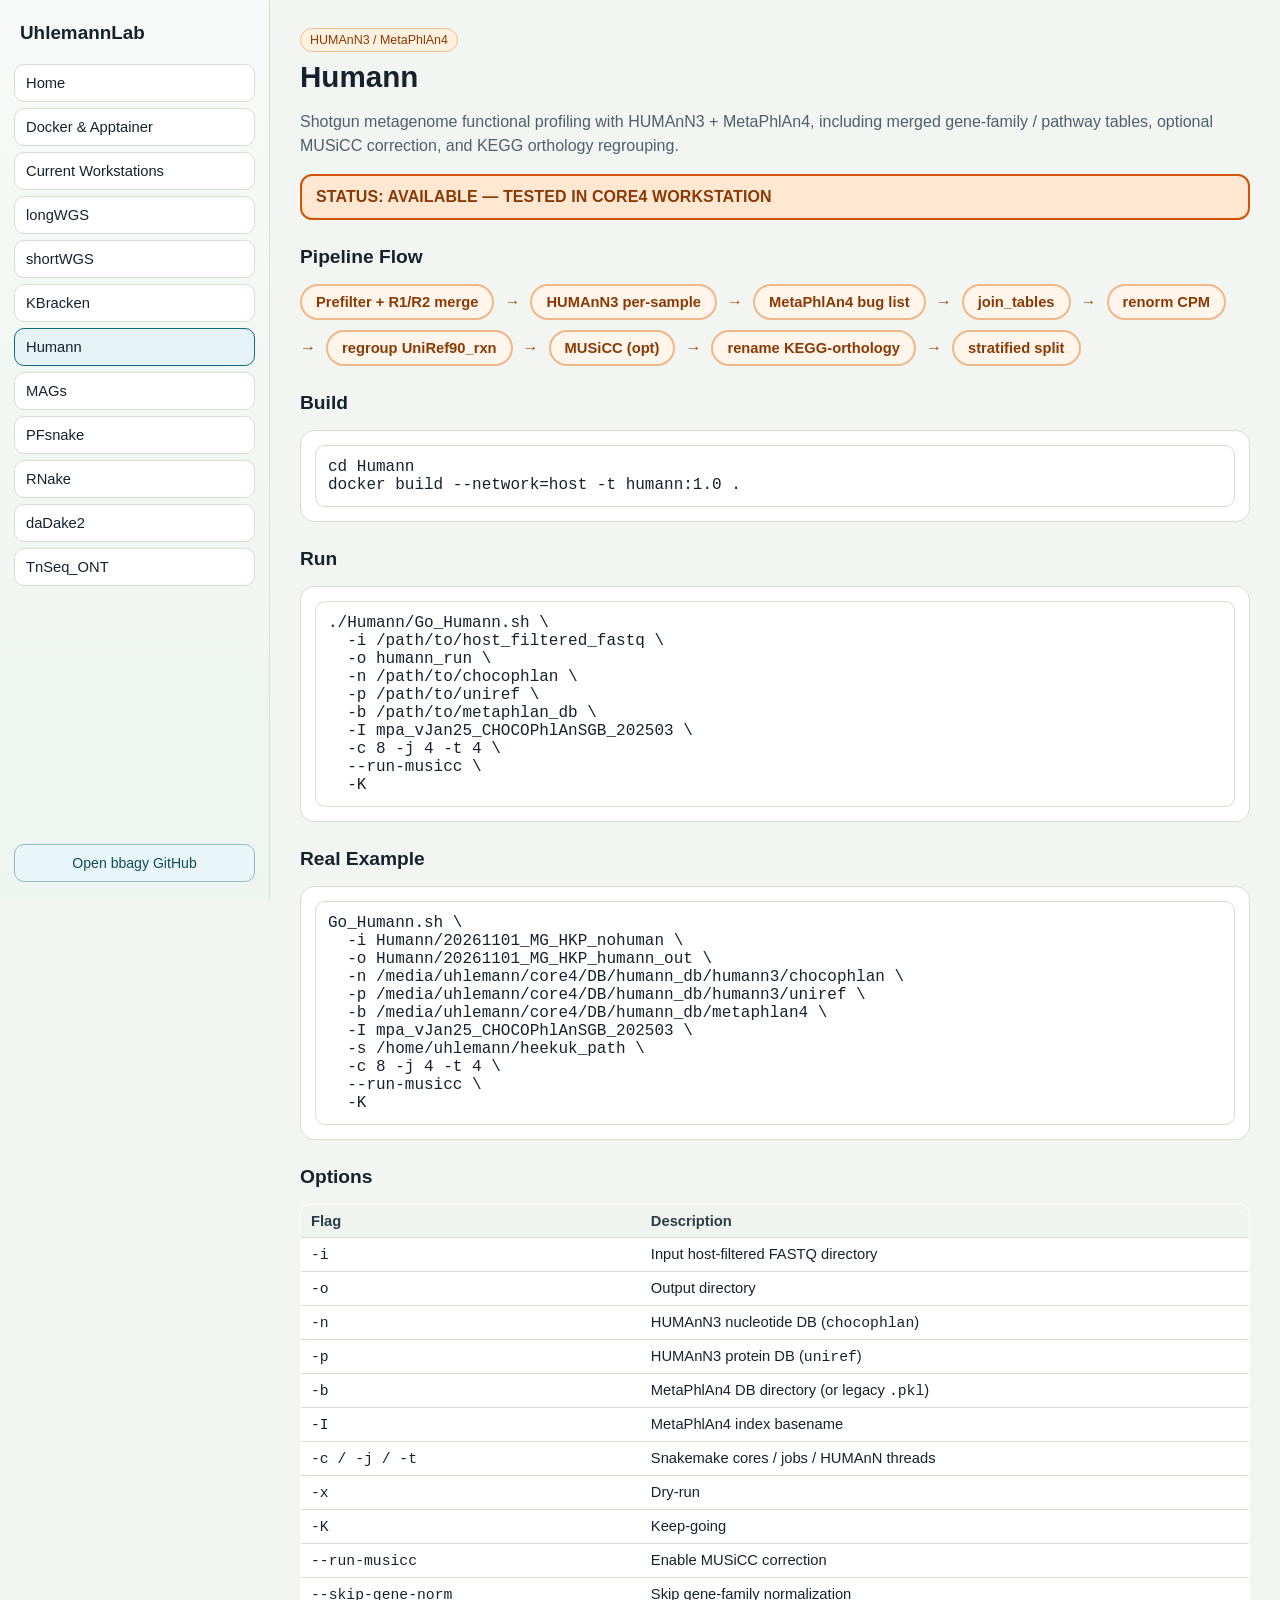
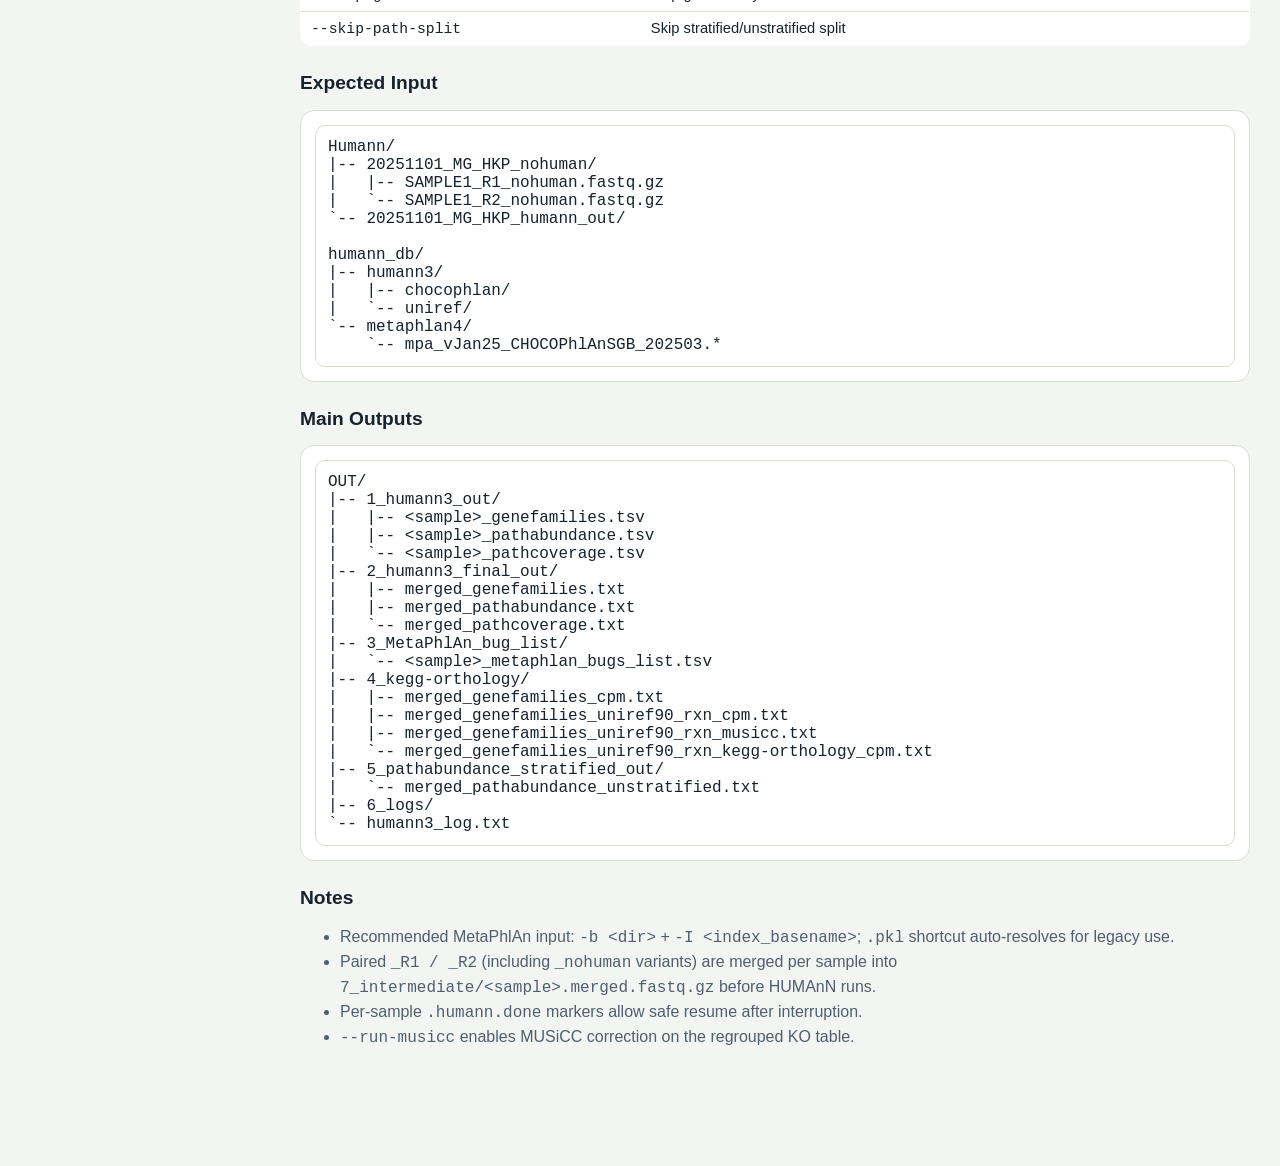
<file: docs/humann.html>
<!doctype html>
<html lang="en">
<head>
  <meta charset="utf-8">
  <meta name="viewport" content="width=device-width, initial-scale=1">
  <title>Humann</title>
  <link rel="stylesheet" href="styles.css?v=20260305-13">
</head>
<body class="theme-humann">
  <div class="layout">
    <aside class="sidebar">
      <div class="brand">UhlemannLab</div>
      <nav class="nav">
        <a href="./">Home</a>
        <a href="containers.html">Docker &amp; Apptainer</a>
        <a href="workstations.html">Current Workstations</a>
        <a href="longwgs.html">longWGS</a>
        <a href="shortwgs.html">shortWGS</a>
        <a href="kbracken.html">KBracken</a>
        <a class="active" href="humann.html">Humann</a>
        <a href="mags.html">MAGs</a>
        <a href="pfsnake.html">PFsnake</a>
        <a href="rnake.html">RNake</a>
        <a href="dadake2.html">daDake2</a>
        <a href="tnseq_ont.html">TnSeq_ONT</a>
      </nav>
      <div class="sidebar-foot">
        <a class="repo-link" href="https://github.com/bbagy/UhlemannLab" target="_blank" rel="noopener noreferrer">Open bbagy GitHub</a>
      </div>
    </aside>

    <main class="main">
      <span class="badge">HUMAnN3 / MetaPhlAn4</span>
      <h1>Humann</h1>
      <p>Shotgun metagenome functional profiling with HUMAnN3 + MetaPhlAn4, including merged gene-family / pathway tables, optional MUSiCC correction, and KEGG orthology regrouping.</p>
      <div class="status-banner status-tested">
        STATUS: AVAILABLE — TESTED IN CORE4 WORKSTATION
      </div>

      <h2>Pipeline Flow</h2>
      <div class="flow">
        <span class="node">Prefilter + R1/R2 merge</span><span class="arrow">→</span>
        <span class="node">HUMAnN3 per-sample</span><span class="arrow">→</span>
        <span class="node">MetaPhlAn4 bug list</span><span class="arrow">→</span>
        <span class="node">join_tables</span><span class="arrow">→</span>
        <span class="node">renorm CPM</span><span class="arrow">→</span>
        <span class="node">regroup UniRef90_rxn</span><span class="arrow">→</span>
        <span class="node">MUSiCC (opt)</span><span class="arrow">→</span>
        <span class="node">rename KEGG-orthology</span><span class="arrow">→</span>
        <span class="node">stratified split</span>
      </div>

      <h2>Build</h2>
      <div class="card"><pre><code>cd Humann
docker build --network=host -t humann:1.0 .</code></pre></div>

      <h2>Run</h2>
      <div class="card"><pre><code>./Humann/Go_Humann.sh \
  -i /path/to/host_filtered_fastq \
  -o humann_run \
  -n /path/to/chocophlan \
  -p /path/to/uniref \
  -b /path/to/metaphlan_db \
  -I mpa_vJan25_CHOCOPhlAnSGB_202503 \
  -c 8 -j 4 -t 4 \
  --run-musicc \
  -K</code></pre></div>

      <h2>Real Example</h2>
      <div class="card"><pre><code>Go_Humann.sh \
  -i Humann/20261101_MG_HKP_nohuman \
  -o Humann/20261101_MG_HKP_humann_out \
  -n /media/uhlemann/core4/DB/humann_db/humann3/chocophlan \
  -p /media/uhlemann/core4/DB/humann_db/humann3/uniref \
  -b /media/uhlemann/core4/DB/humann_db/metaphlan4 \
  -I mpa_vJan25_CHOCOPhlAnSGB_202503 \
  -s /home/uhlemann/heekuk_path \
  -c 8 -j 4 -t 4 \
  --run-musicc \
  -K</code></pre></div>

      <h2>Options</h2>
      <table>
        <tr><th>Flag</th><th>Description</th></tr>
        <tr><td><code>-i</code></td><td>Input host-filtered FASTQ directory</td></tr>
        <tr><td><code>-o</code></td><td>Output directory</td></tr>
        <tr><td><code>-n</code></td><td>HUMAnN3 nucleotide DB (<code>chocophlan</code>)</td></tr>
        <tr><td><code>-p</code></td><td>HUMAnN3 protein DB (<code>uniref</code>)</td></tr>
        <tr><td><code>-b</code></td><td>MetaPhlAn4 DB directory (or legacy <code>.pkl</code>)</td></tr>
        <tr><td><code>-I</code></td><td>MetaPhlAn4 index basename</td></tr>
        <tr><td><code>-c / -j / -t</code></td><td>Snakemake cores / jobs / HUMAnN threads</td></tr>
        <tr><td><code>-x</code></td><td>Dry-run</td></tr>
        <tr><td><code>-K</code></td><td>Keep-going</td></tr>
        <tr><td><code>--run-musicc</code></td><td>Enable MUSiCC correction</td></tr>
        <tr><td><code>--skip-gene-norm</code></td><td>Skip gene-family normalization</td></tr>
        <tr><td><code>--skip-path-split</code></td><td>Skip stratified/unstratified split</td></tr>
      </table>

      <h2>Expected Input</h2>
      <div class="card"><pre><code>Humann/
|-- 20251101_MG_HKP_nohuman/
|   |-- SAMPLE1_R1_nohuman.fastq.gz
|   `-- SAMPLE1_R2_nohuman.fastq.gz
`-- 20251101_MG_HKP_humann_out/

humann_db/
|-- humann3/
|   |-- chocophlan/
|   `-- uniref/
`-- metaphlan4/
    `-- mpa_vJan25_CHOCOPhlAnSGB_202503.*</code></pre></div>

      <h2>Main Outputs</h2>
      <div class="card"><pre><code>OUT/
|-- 1_humann3_out/
|   |-- &lt;sample&gt;_genefamilies.tsv
|   |-- &lt;sample&gt;_pathabundance.tsv
|   `-- &lt;sample&gt;_pathcoverage.tsv
|-- 2_humann3_final_out/
|   |-- merged_genefamilies.txt
|   |-- merged_pathabundance.txt
|   `-- merged_pathcoverage.txt
|-- 3_MetaPhlAn_bug_list/
|   `-- &lt;sample&gt;_metaphlan_bugs_list.tsv
|-- 4_kegg-orthology/
|   |-- merged_genefamilies_cpm.txt
|   |-- merged_genefamilies_uniref90_rxn_cpm.txt
|   |-- merged_genefamilies_uniref90_rxn_musicc.txt
|   `-- merged_genefamilies_uniref90_rxn_kegg-orthology_cpm.txt
|-- 5_pathabundance_stratified_out/
|   `-- merged_pathabundance_unstratified.txt
|-- 6_logs/
`-- humann3_log.txt</code></pre></div>

      <h2>Notes</h2>
      <ul>
        <li>Recommended MetaPhlAn input: <code>-b &lt;dir&gt;</code> + <code>-I &lt;index_basename&gt;</code>; <code>.pkl</code> shortcut auto-resolves for legacy use.</li>
        <li>Paired <code>_R1 / _R2</code> (including <code>_nohuman</code> variants) are merged per sample into <code>7_intermediate/&lt;sample&gt;.merged.fastq.gz</code> before HUMAnN runs.</li>
        <li>Per-sample <code>.humann.done</code> markers allow safe resume after interruption.</li>
        <li><code>--run-musicc</code> enables MUSiCC correction on the regrouped KO table.</li>
      </ul>
    </main>
  </div>
</body>
</html>
</file>
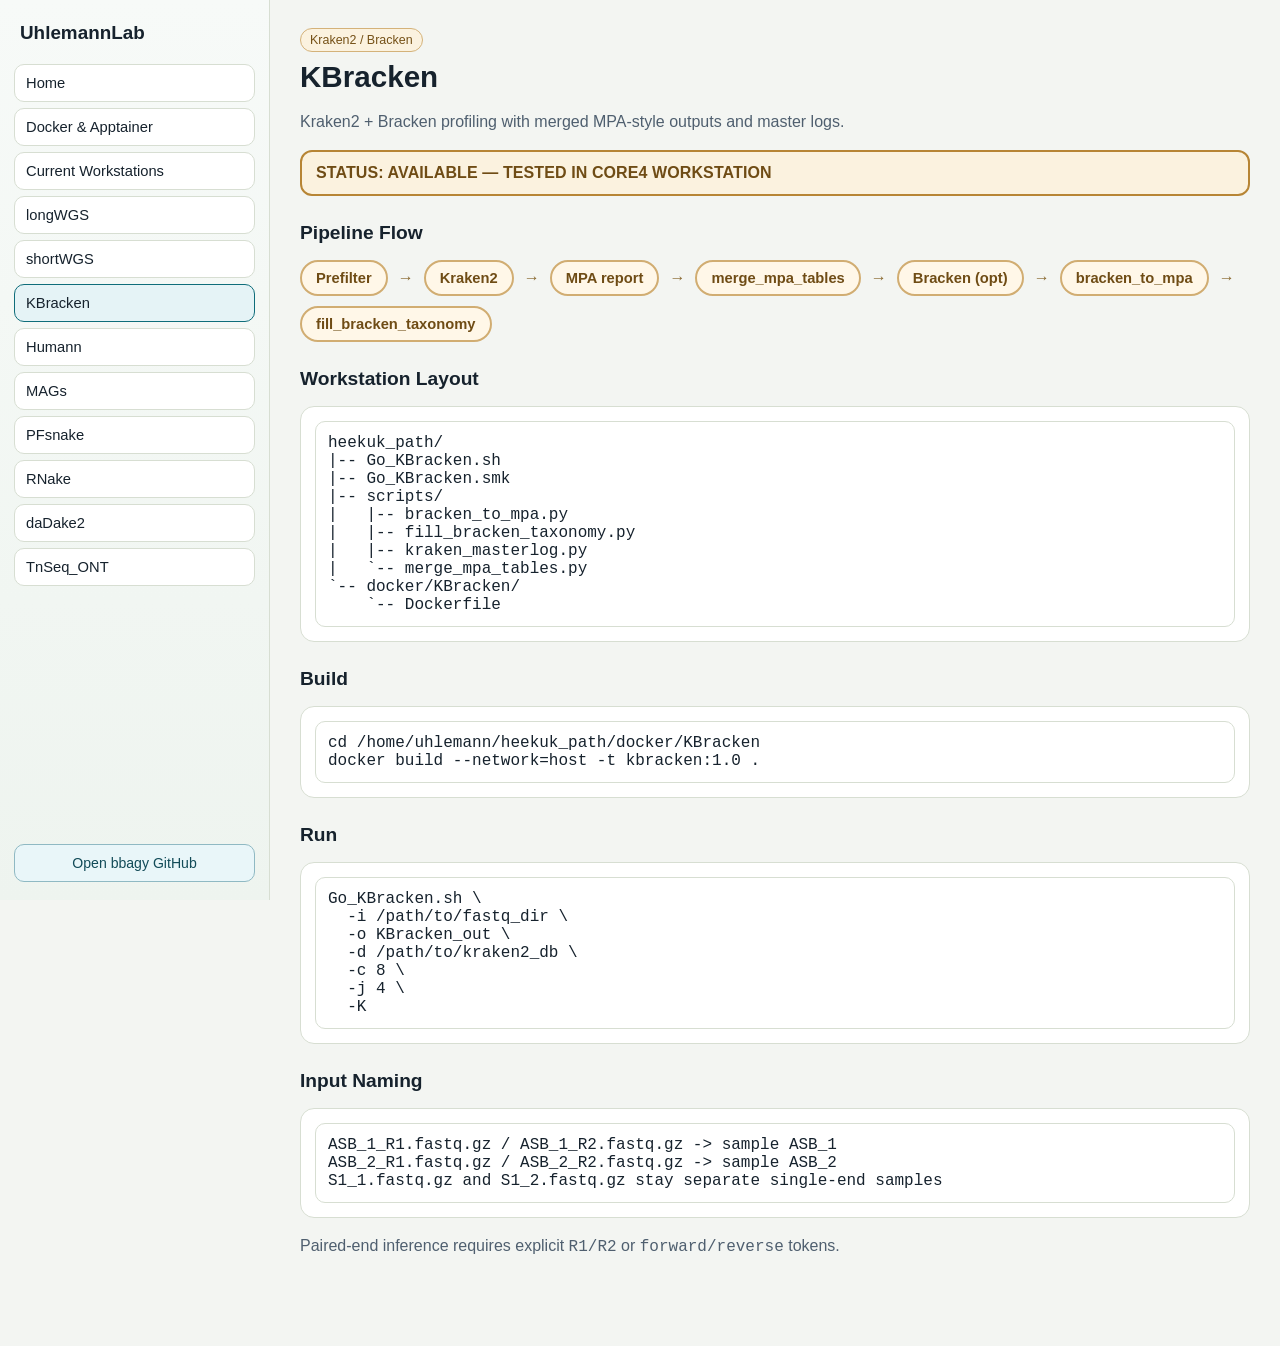
<file: docs/kbracken.html>
<!doctype html>
<html lang="en">
<head>
  <meta charset="utf-8">
  <meta name="viewport" content="width=device-width, initial-scale=1">
  <title>KBracken</title>
  <link rel="stylesheet" href="styles.css?v=20260305-13">
</head>
<body class="theme-kbracken">
  <div class="layout">
    <aside class="sidebar">
      <div class="brand">UhlemannLab</div>
      <nav class="nav">
        <a href="./">Home</a>
        <a href="containers.html">Docker &amp; Apptainer</a>
        <a href="workstations.html">Current Workstations</a>
        <a href="longwgs.html">longWGS</a>
        <a href="shortwgs.html">shortWGS</a>
        <a class="active" href="kbracken.html">KBracken</a>
        <a href="humann.html">Humann</a>
        <a href="mags.html">MAGs</a>
        <a href="pfsnake.html">PFsnake</a>
        <a href="rnake.html">RNake</a>
        <a href="dadake2.html">daDake2</a>
        <a href="tnseq_ont.html">TnSeq_ONT</a>
      </nav>
      <div class="sidebar-foot">
        <a class="repo-link" href="https://github.com/bbagy/UhlemannLab" target="_blank" rel="noopener noreferrer">Open bbagy GitHub</a>
      </div>
    </aside>

    <main class="main">
      <span class="badge">Kraken2 / Bracken</span>
      <h1>KBracken</h1>
      <p>Kraken2 + Bracken profiling with merged MPA-style outputs and master logs.</p>
      <div class="status-banner status-tested">
        STATUS: AVAILABLE — TESTED IN CORE4 WORKSTATION
      </div>

      <h2>Pipeline Flow</h2>
      <div class="flow">
        <span class="node">Prefilter</span><span class="arrow">→</span>
        <span class="node">Kraken2</span><span class="arrow">→</span>
        <span class="node">MPA report</span><span class="arrow">→</span>
        <span class="node">merge_mpa_tables</span><span class="arrow">→</span>
        <span class="node">Bracken (opt)</span><span class="arrow">→</span>
        <span class="node">bracken_to_mpa</span><span class="arrow">→</span>
        <span class="node">fill_bracken_taxonomy</span>
      </div>

      <h2>Workstation Layout</h2>
      <div class="card"><pre><code>heekuk_path/
|-- Go_KBracken.sh
|-- Go_KBracken.smk
|-- scripts/
|   |-- bracken_to_mpa.py
|   |-- fill_bracken_taxonomy.py
|   |-- kraken_masterlog.py
|   `-- merge_mpa_tables.py
`-- docker/KBracken/
    `-- Dockerfile</code></pre></div>

      <h2>Build</h2>
      <div class="card"><pre><code>cd /home/uhlemann/heekuk_path/docker/KBracken
docker build --network=host -t kbracken:1.0 .</code></pre></div>

      <h2>Run</h2>
      <div class="card"><pre><code>Go_KBracken.sh \
  -i /path/to/fastq_dir \
  -o KBracken_out \
  -d /path/to/kraken2_db \
  -c 8 \
  -j 4 \
  -K</code></pre></div>

      <h2>Input Naming</h2>
      <div class="card"><pre><code>ASB_1_R1.fastq.gz / ASB_1_R2.fastq.gz -> sample ASB_1
ASB_2_R1.fastq.gz / ASB_2_R2.fastq.gz -> sample ASB_2
S1_1.fastq.gz and S1_2.fastq.gz stay separate single-end samples</code></pre></div>
      <p>Paired-end inference requires explicit <code>R1/R2</code> or <code>forward/reverse</code> tokens.</p>
    </main>
  </div>
</body>
</html>
</file>
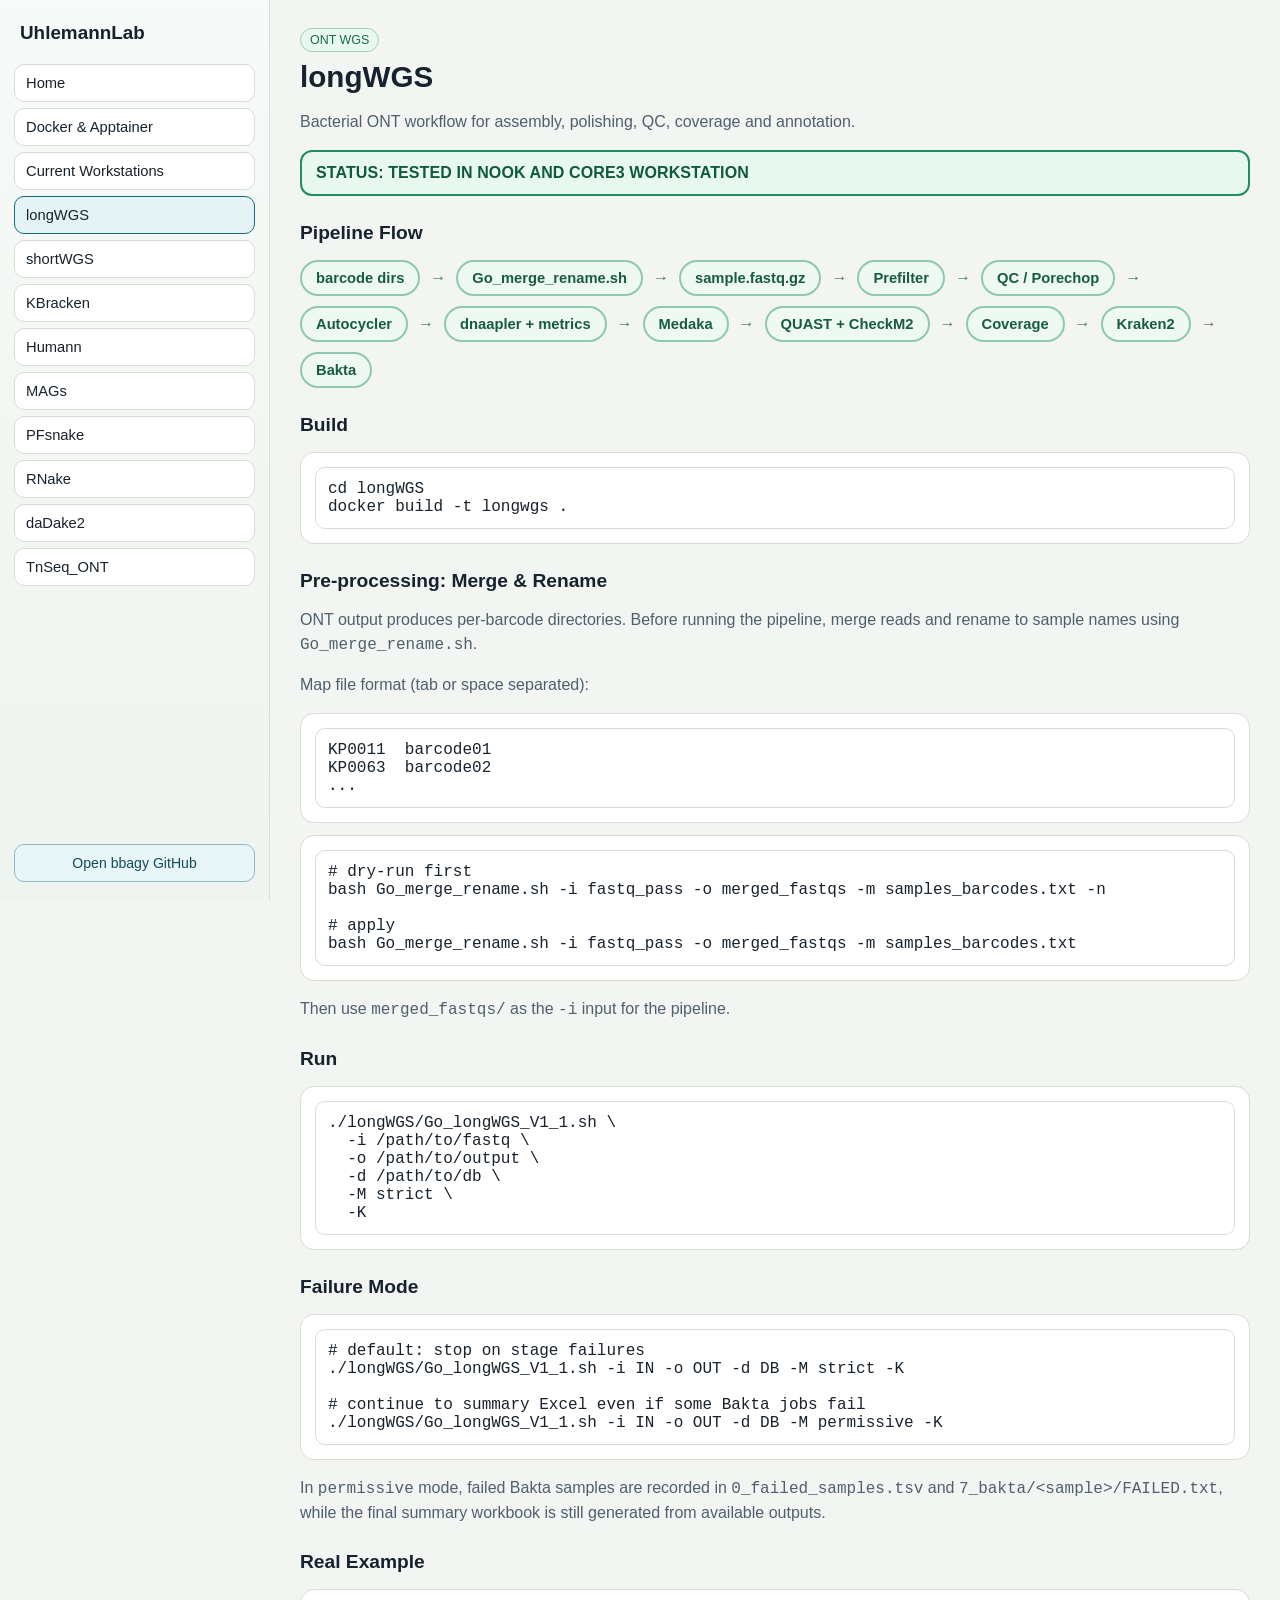
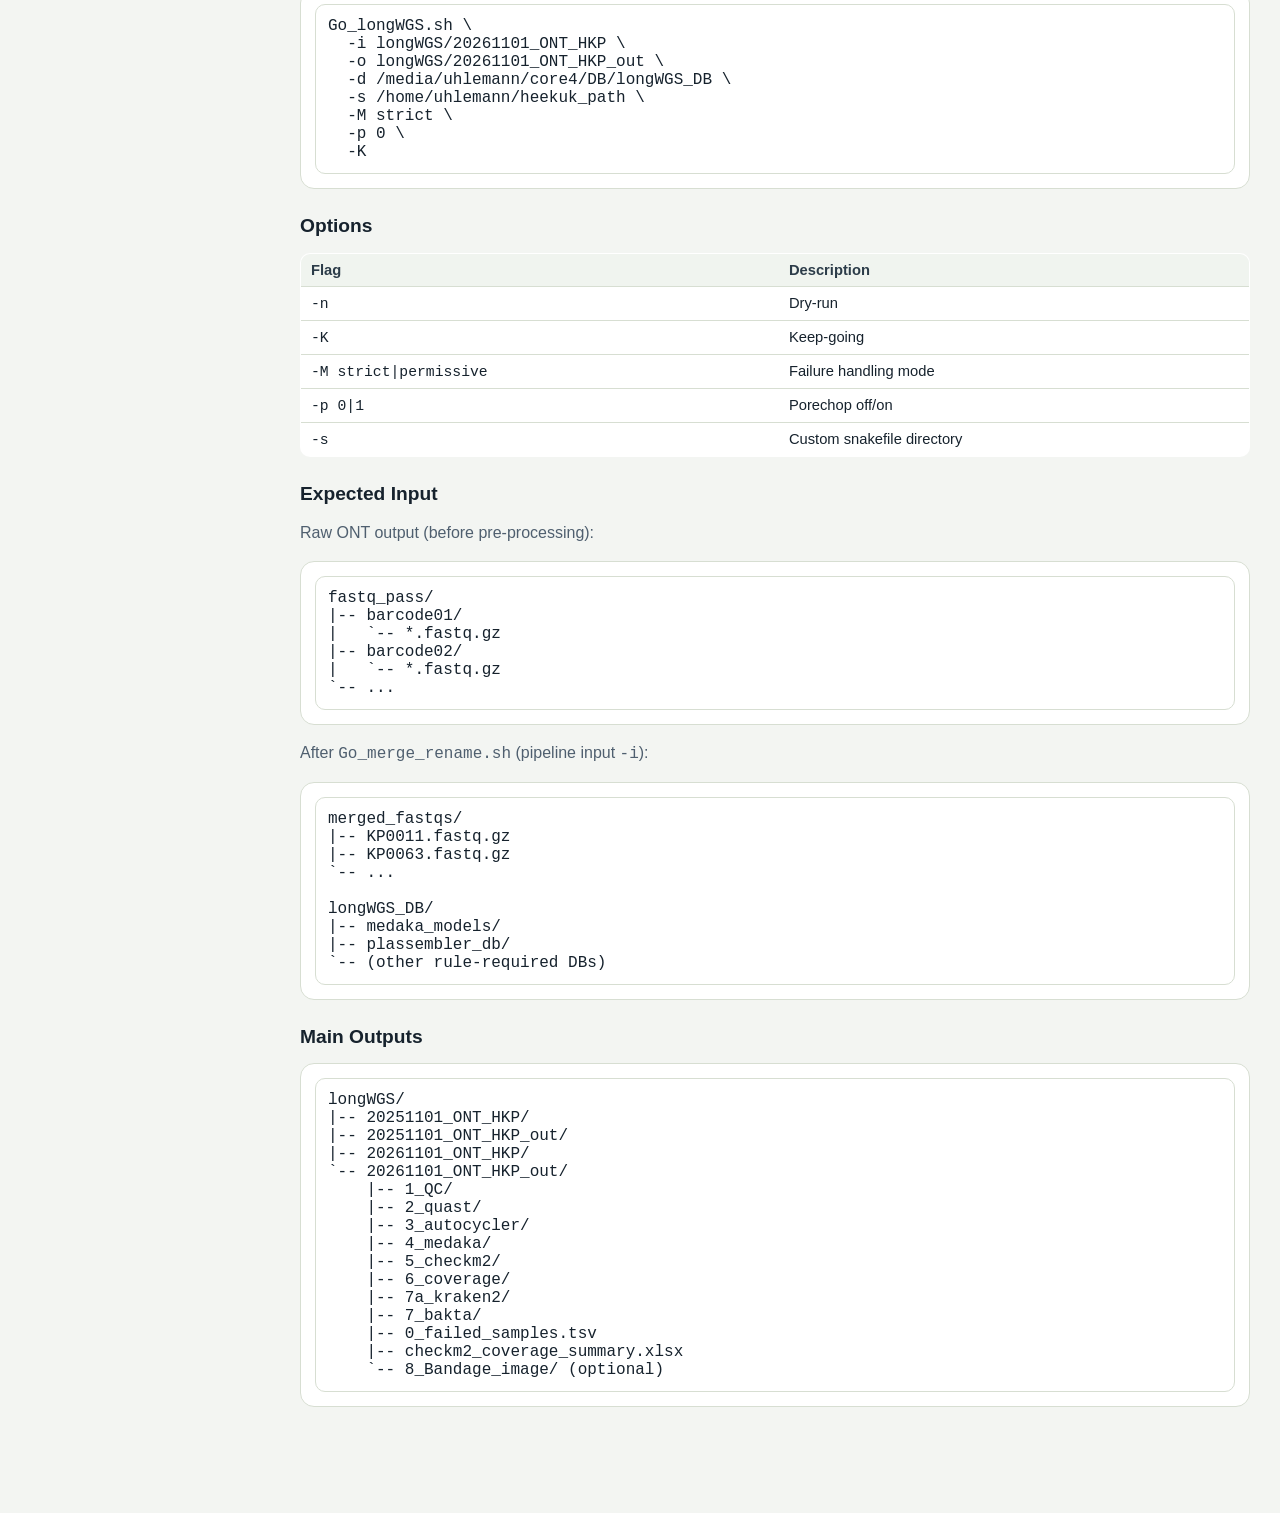
<file: docs/longwgs.html>
<!doctype html>
<html lang="en">
<head>
  <meta charset="utf-8">
  <meta name="viewport" content="width=device-width, initial-scale=1">
  <title>longWGS</title>
  <link rel="stylesheet" href="styles.css?v=20260305-13">
</head>
<body class="theme-long">
  <div class="layout">
    <aside class="sidebar">
      <div class="brand">UhlemannLab</div>
      <nav class="nav">
        <a href="./">Home</a>
        <a href="containers.html">Docker &amp; Apptainer</a>
        <a href="workstations.html">Current Workstations</a>
        <a class="active" href="longwgs.html">longWGS</a>
        <a href="shortwgs.html">shortWGS</a>
        <a href="kbracken.html">KBracken</a>
        <a href="humann.html">Humann</a>
        <a href="mags.html">MAGs</a>
        <a href="pfsnake.html">PFsnake</a>
        <a href="rnake.html">RNake</a>
        <a href="dadake2.html">daDake2</a>
        <a href="tnseq_ont.html">TnSeq_ONT</a>
      </nav>
      <div class="sidebar-foot">
        <a class="repo-link" href="https://github.com/bbagy/UhlemannLab" target="_blank" rel="noopener noreferrer">Open bbagy GitHub</a>
      </div>
    </aside>

    <main class="main">
      <span class="badge">ONT WGS</span>
      <h1>longWGS</h1>
      <p>Bacterial ONT workflow for assembly, polishing, QC, coverage and annotation.</p>
      <div class="status-banner status-tested">
        STATUS: TESTED IN NOOK AND CORE3 WORKSTATION
      </div>

      <h2>Pipeline Flow</h2>
      <div class="flow">
        <span class="node node-pre">barcode dirs</span><span class="arrow">→</span>
        <span class="node node-pre">Go_merge_rename.sh</span><span class="arrow">→</span>
        <span class="node node-pre">sample.fastq.gz</span><span class="arrow">→</span>
        <span class="node">Prefilter</span><span class="arrow">→</span>
        <span class="node">QC / Porechop</span><span class="arrow">→</span>
        <span class="node">Autocycler</span><span class="arrow">→</span>
        <span class="node">dnaapler + metrics</span><span class="arrow">→</span>
        <span class="node">Medaka</span><span class="arrow">→</span>
        <span class="node">QUAST + CheckM2</span><span class="arrow">→</span>
        <span class="node">Coverage</span><span class="arrow">→</span>
        <span class="node">Kraken2</span><span class="arrow">→</span>
        <span class="node">Bakta</span>
      </div>

      <h2>Build</h2>
      <div class="card"><pre><code>cd longWGS
docker build -t longwgs .</code></pre></div>

      <h2>Pre-processing: Merge &amp; Rename</h2>
      <p>
        ONT output produces per-barcode directories. Before running the pipeline,
        merge reads and rename to sample names using <code>Go_merge_rename.sh</code>.
      </p>
      <p>Map file format (tab or space separated):</p>
      <div class="card"><pre><code>KP0011  barcode01
KP0063  barcode02
...</code></pre></div>
      <div class="card"><pre><code># dry-run first
bash Go_merge_rename.sh -i fastq_pass -o merged_fastqs -m samples_barcodes.txt -n

# apply
bash Go_merge_rename.sh -i fastq_pass -o merged_fastqs -m samples_barcodes.txt</code></pre></div>
      <p>Then use <code>merged_fastqs/</code> as the <code>-i</code> input for the pipeline.</p>

      <h2>Run</h2>
      <div class="card"><pre><code>./longWGS/Go_longWGS_V1_1.sh \
  -i /path/to/fastq \
  -o /path/to/output \
  -d /path/to/db \
  -M strict \
  -K</code></pre></div>

      <h2>Failure Mode</h2>
      <div class="card"><pre><code># default: stop on stage failures
./longWGS/Go_longWGS_V1_1.sh -i IN -o OUT -d DB -M strict -K

# continue to summary Excel even if some Bakta jobs fail
./longWGS/Go_longWGS_V1_1.sh -i IN -o OUT -d DB -M permissive -K</code></pre></div>
      <p>In <code>permissive</code> mode, failed Bakta samples are recorded in <code>0_failed_samples.tsv</code> and <code>7_bakta/&lt;sample&gt;/FAILED.txt</code>, while the final summary workbook is still generated from available outputs.</p>

      <h2>Real Example</h2>
      <div class="card"><pre><code>Go_longWGS.sh \
  -i longWGS/20261101_ONT_HKP \
  -o longWGS/20261101_ONT_HKP_out \
  -d /media/uhlemann/core4/DB/longWGS_DB \
  -s /home/uhlemann/heekuk_path \
  -M strict \
  -p 0 \
  -K</code></pre></div>

      <h2>Options</h2>
      <table>
        <tr><th>Flag</th><th>Description</th></tr>
        <tr><td><code>-n</code></td><td>Dry-run</td></tr>
        <tr><td><code>-K</code></td><td>Keep-going</td></tr>
        <tr><td><code>-M strict|permissive</code></td><td>Failure handling mode</td></tr>
        <tr><td><code>-p 0|1</code></td><td>Porechop off/on</td></tr>
        <tr><td><code>-s</code></td><td>Custom snakefile directory</td></tr>
      </table>

      <h2>Expected Input</h2>
      <p>Raw ONT output (before pre-processing):</p>
      <div class="card"><pre><code>fastq_pass/
|-- barcode01/
|   `-- *.fastq.gz
|-- barcode02/
|   `-- *.fastq.gz
`-- ...</code></pre></div>
      <p>After <code>Go_merge_rename.sh</code> (pipeline input <code>-i</code>):</p>
      <div class="card"><pre><code>merged_fastqs/
|-- KP0011.fastq.gz
|-- KP0063.fastq.gz
`-- ...

longWGS_DB/
|-- medaka_models/
|-- plassembler_db/
`-- (other rule-required DBs)</code></pre></div>

      <h2>Main Outputs</h2>
      <div class="card"><pre><code>longWGS/
|-- 20251101_ONT_HKP/
|-- 20251101_ONT_HKP_out/
|-- 20261101_ONT_HKP/
`-- 20261101_ONT_HKP_out/
    |-- 1_QC/
    |-- 2_quast/
    |-- 3_autocycler/
    |-- 4_medaka/
    |-- 5_checkm2/
    |-- 6_coverage/
    |-- 7a_kraken2/
    |-- 7_bakta/
    |-- 0_failed_samples.tsv
    |-- checkm2_coverage_summary.xlsx
    `-- 8_Bandage_image/ (optional)</code></pre></div>
    </main>
  </div>
</body>
</html>
</file>
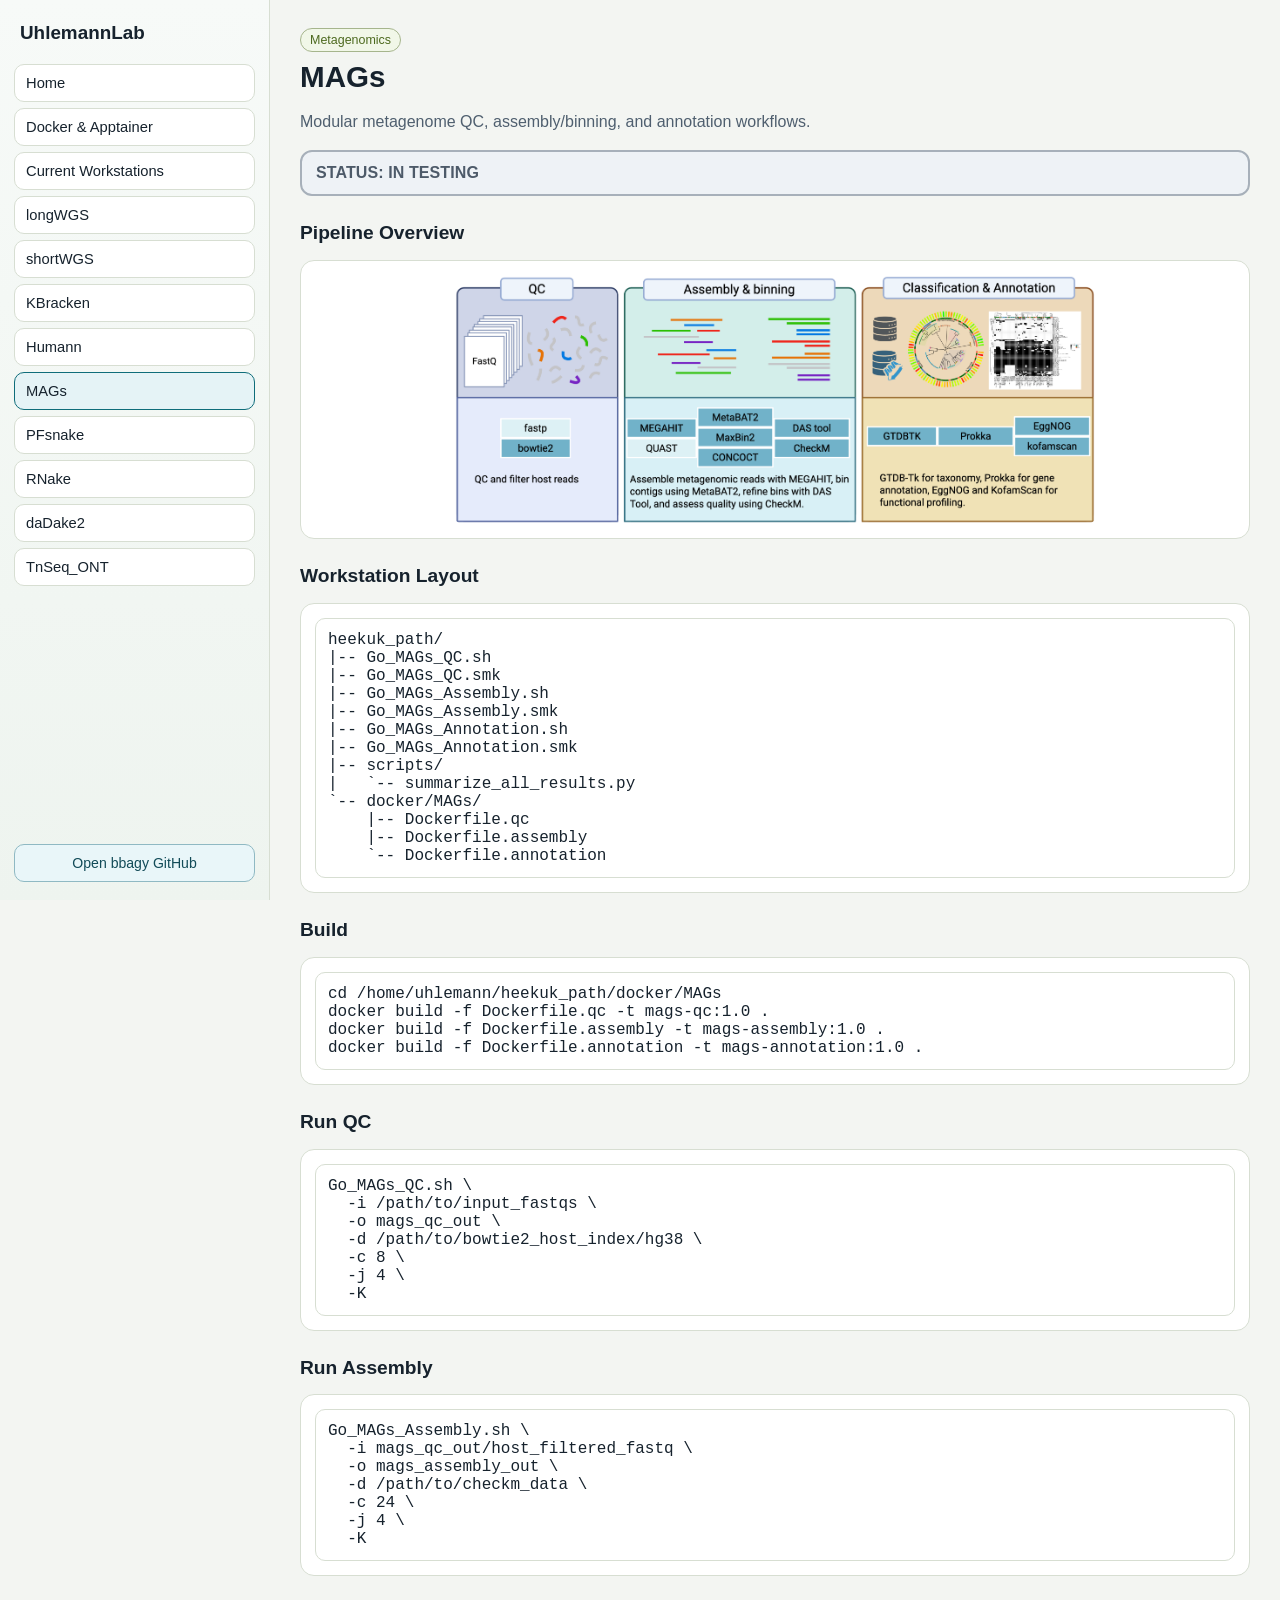
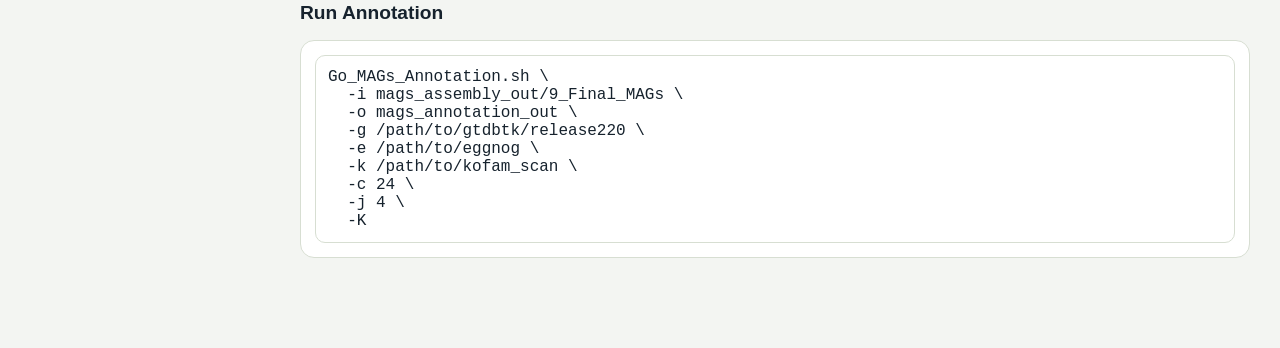
<file: docs/mags.html>
<!doctype html>
<html lang="en">
<head>
  <meta charset="utf-8">
  <meta name="viewport" content="width=device-width, initial-scale=1">
  <title>MAGs</title>
  <link rel="stylesheet" href="styles.css?v=20260305-13">
</head>
<body class="theme-mags">
  <div class="layout">
    <aside class="sidebar">
      <div class="brand">UhlemannLab</div>
      <nav class="nav">
        <a href="./">Home</a>
        <a href="containers.html">Docker &amp; Apptainer</a>
        <a href="workstations.html">Current Workstations</a>
        <a href="longwgs.html">longWGS</a>
        <a href="shortwgs.html">shortWGS</a>
        <a href="kbracken.html">KBracken</a>
        <a href="humann.html">Humann</a>
        <a class="active" href="mags.html">MAGs</a>
        <a href="pfsnake.html">PFsnake</a>
        <a href="rnake.html">RNake</a>
        <a href="dadake2.html">daDake2</a>
        <a href="tnseq_ont.html">TnSeq_ONT</a>
      </nav>
      <div class="sidebar-foot">
        <a class="repo-link" href="https://github.com/bbagy/UhlemannLab" target="_blank" rel="noopener noreferrer">Open bbagy GitHub</a>
      </div>
    </aside>

    <main class="main">
      <span class="badge">Metagenomics</span>
      <h1>MAGs</h1>
      <p>Modular metagenome QC, assembly/binning, and annotation workflows.</p>
      <div class="status-banner status-wip">
        STATUS: IN TESTING
      </div>

      <h2>Pipeline Overview</h2>
      <div class="card image-card">
        <img class="pipeline-image" src="assets/MAGs_pipeline.png" alt="MAGs pipeline overview diagram">
      </div>

      <h2>Workstation Layout</h2>
      <div class="card"><pre><code>heekuk_path/
|-- Go_MAGs_QC.sh
|-- Go_MAGs_QC.smk
|-- Go_MAGs_Assembly.sh
|-- Go_MAGs_Assembly.smk
|-- Go_MAGs_Annotation.sh
|-- Go_MAGs_Annotation.smk
|-- scripts/
|   `-- summarize_all_results.py
`-- docker/MAGs/
    |-- Dockerfile.qc
    |-- Dockerfile.assembly
    `-- Dockerfile.annotation</code></pre></div>

      <h2>Build</h2>
      <div class="card"><pre><code>cd /home/uhlemann/heekuk_path/docker/MAGs
docker build -f Dockerfile.qc -t mags-qc:1.0 .
docker build -f Dockerfile.assembly -t mags-assembly:1.0 .
docker build -f Dockerfile.annotation -t mags-annotation:1.0 .</code></pre></div>

      <h2>Run QC</h2>
      <div class="card"><pre><code>Go_MAGs_QC.sh \
  -i /path/to/input_fastqs \
  -o mags_qc_out \
  -d /path/to/bowtie2_host_index/hg38 \
  -c 8 \
  -j 4 \
  -K</code></pre></div>

      <h2>Run Assembly</h2>
      <div class="card"><pre><code>Go_MAGs_Assembly.sh \
  -i mags_qc_out/host_filtered_fastq \
  -o mags_assembly_out \
  -d /path/to/checkm_data \
  -c 24 \
  -j 4 \
  -K</code></pre></div>

      <h2>Run Annotation</h2>
      <div class="card"><pre><code>Go_MAGs_Annotation.sh \
  -i mags_assembly_out/9_Final_MAGs \
  -o mags_annotation_out \
  -g /path/to/gtdbtk/release220 \
  -e /path/to/eggnog \
  -k /path/to/kofam_scan \
  -c 24 \
  -j 4 \
  -K</code></pre></div>
    </main>
  </div>
</body>
</html>
</file>
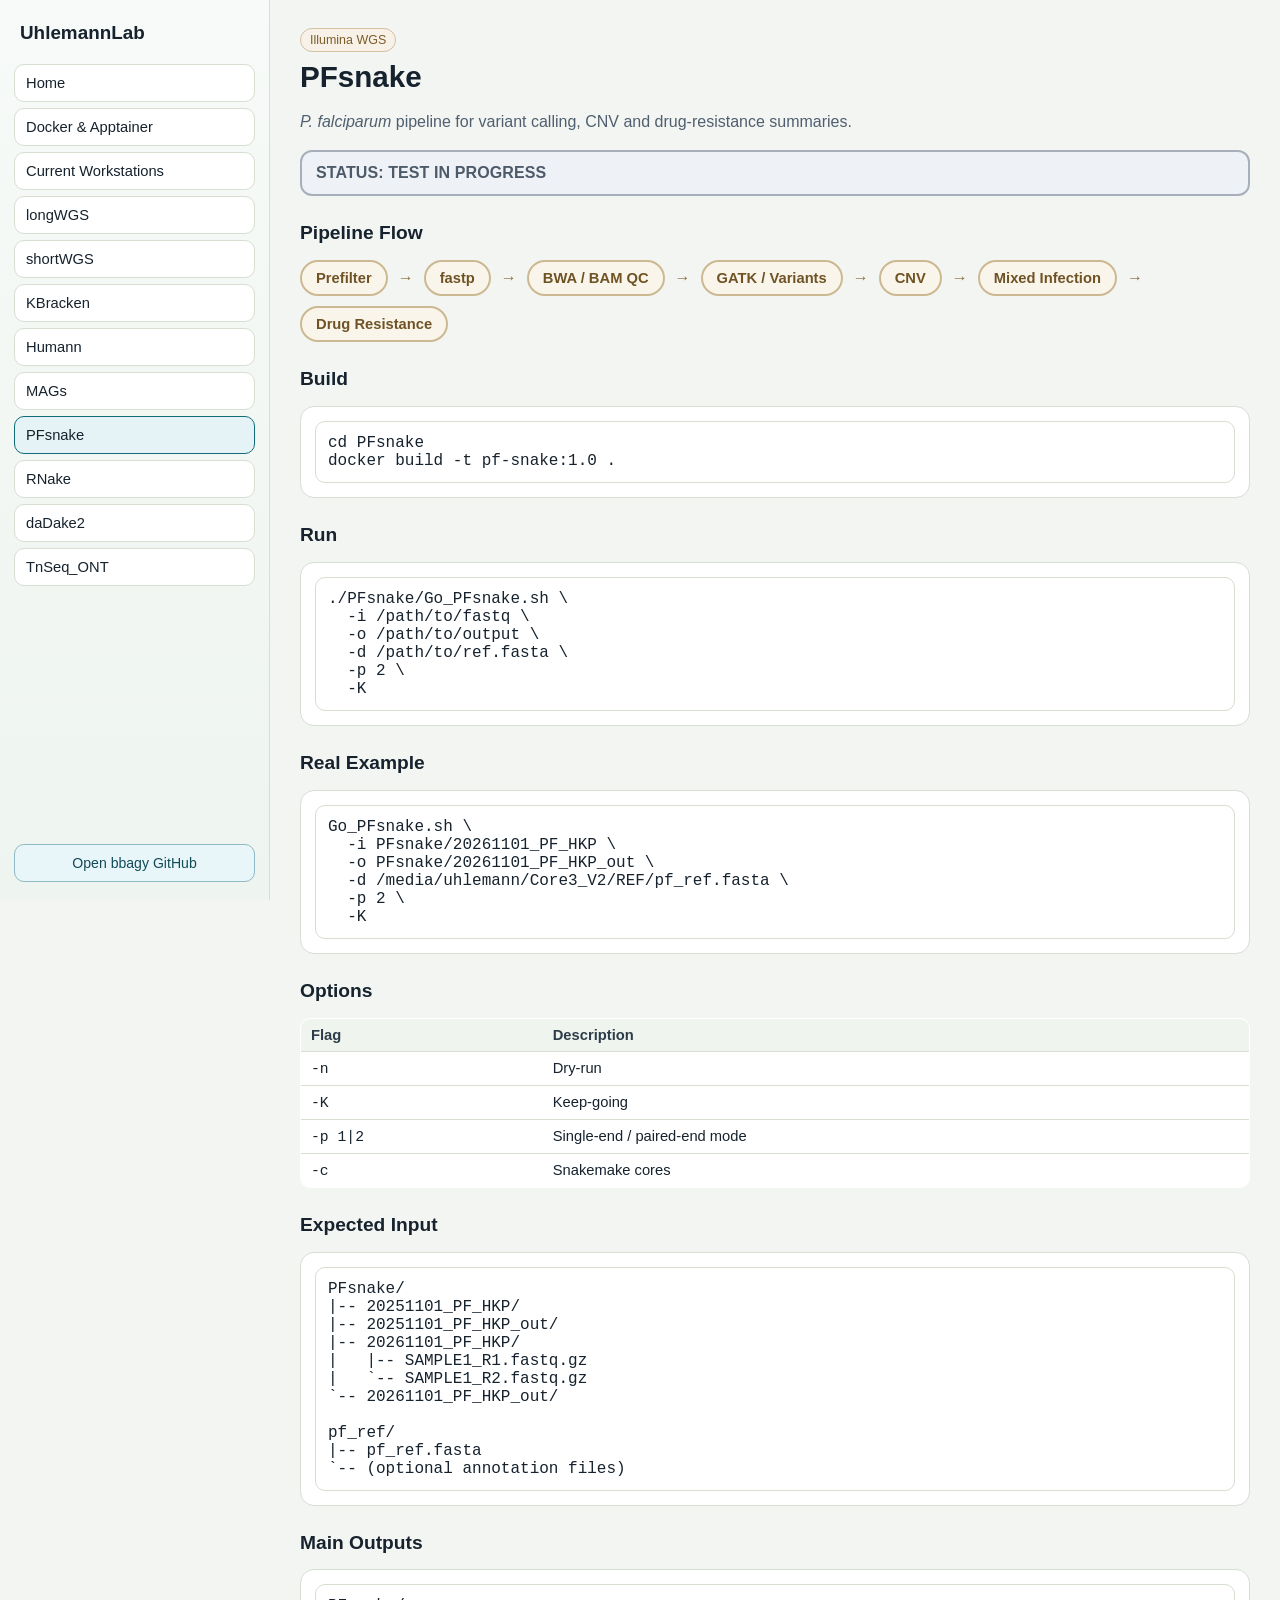
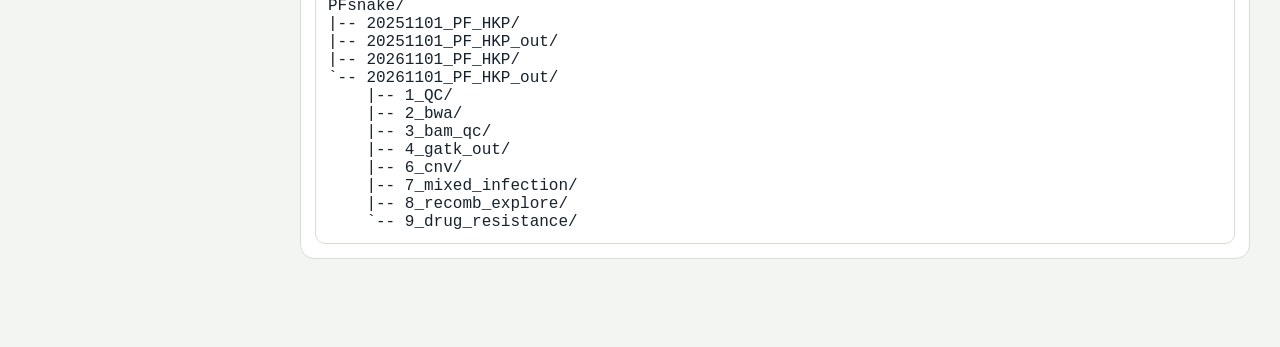
<file: docs/pfsnake.html>
<!doctype html>
<html lang="en">
<head>
  <meta charset="utf-8">
  <meta name="viewport" content="width=device-width, initial-scale=1">
  <title>PFsnake</title>
  <link rel="stylesheet" href="styles.css?v=20260305-13">
</head>
<body class="theme-pf">
  <div class="layout">
    <aside class="sidebar">
      <div class="brand">UhlemannLab</div>
      <nav class="nav">
        <a href="./">Home</a>
        <a href="containers.html">Docker &amp; Apptainer</a>
        <a href="workstations.html">Current Workstations</a>
        <a href="longwgs.html">longWGS</a>
        <a href="shortwgs.html">shortWGS</a>
        <a href="kbracken.html">KBracken</a>
        <a href="humann.html">Humann</a>
        <a href="mags.html">MAGs</a>
        <a class="active" href="pfsnake.html">PFsnake</a>
        <a href="rnake.html">RNake</a>
        <a href="dadake2.html">daDake2</a>
        <a href="tnseq_ont.html">TnSeq_ONT</a>
      </nav>
      <div class="sidebar-foot">
        <a class="repo-link" href="https://github.com/bbagy/UhlemannLab" target="_blank" rel="noopener noreferrer">Open bbagy GitHub</a>
      </div>
    </aside>

    <main class="main">
      <span class="badge">Illumina WGS</span>
      <h1>PFsnake</h1>
      <p><em>P. falciparum</em> pipeline for variant calling, CNV and drug-resistance summaries.</p>
      <div class="status-banner status-wip">
        STATUS: TEST IN PROGRESS
      </div>

      <h2>Pipeline Flow</h2>
      <div class="flow">
        <span class="node">Prefilter</span><span class="arrow">→</span>
        <span class="node">fastp</span><span class="arrow">→</span>
        <span class="node">BWA / BAM QC</span><span class="arrow">→</span>
        <span class="node">GATK / Variants</span><span class="arrow">→</span>
        <span class="node">CNV</span><span class="arrow">→</span>
        <span class="node">Mixed Infection</span><span class="arrow">→</span>
        <span class="node">Drug Resistance</span>
      </div>

      <h2>Build</h2>
      <div class="card"><pre><code>cd PFsnake
docker build -t pf-snake:1.0 .</code></pre></div>

      <h2>Run</h2>
      <div class="card"><pre><code>./PFsnake/Go_PFsnake.sh \
  -i /path/to/fastq \
  -o /path/to/output \
  -d /path/to/ref.fasta \
  -p 2 \
  -K</code></pre></div>

      <h2>Real Example</h2>
      <div class="card"><pre><code>Go_PFsnake.sh \
  -i PFsnake/20261101_PF_HKP \
  -o PFsnake/20261101_PF_HKP_out \
  -d /media/uhlemann/Core3_V2/REF/pf_ref.fasta \
  -p 2 \
  -K</code></pre></div>

      <h2>Options</h2>
      <table>
        <tr><th>Flag</th><th>Description</th></tr>
        <tr><td><code>-n</code></td><td>Dry-run</td></tr>
        <tr><td><code>-K</code></td><td>Keep-going</td></tr>
        <tr><td><code>-p 1|2</code></td><td>Single-end / paired-end mode</td></tr>
        <tr><td><code>-c</code></td><td>Snakemake cores</td></tr>
      </table>

      <h2>Expected Input</h2>
      <div class="card"><pre><code>PFsnake/
|-- 20251101_PF_HKP/
|-- 20251101_PF_HKP_out/
|-- 20261101_PF_HKP/
|   |-- SAMPLE1_R1.fastq.gz
|   `-- SAMPLE1_R2.fastq.gz
`-- 20261101_PF_HKP_out/

pf_ref/
|-- pf_ref.fasta
`-- (optional annotation files)</code></pre></div>

      <h2>Main Outputs</h2>
      <div class="card"><pre><code>PFsnake/
|-- 20251101_PF_HKP/
|-- 20251101_PF_HKP_out/
|-- 20261101_PF_HKP/
`-- 20261101_PF_HKP_out/
    |-- 1_QC/
    |-- 2_bwa/
    |-- 3_bam_qc/
    |-- 4_gatk_out/
    |-- 6_cnv/
    |-- 7_mixed_infection/
    |-- 8_recomb_explore/
    `-- 9_drug_resistance/</code></pre></div>
    </main>
  </div>
</body>
</html>
</file>
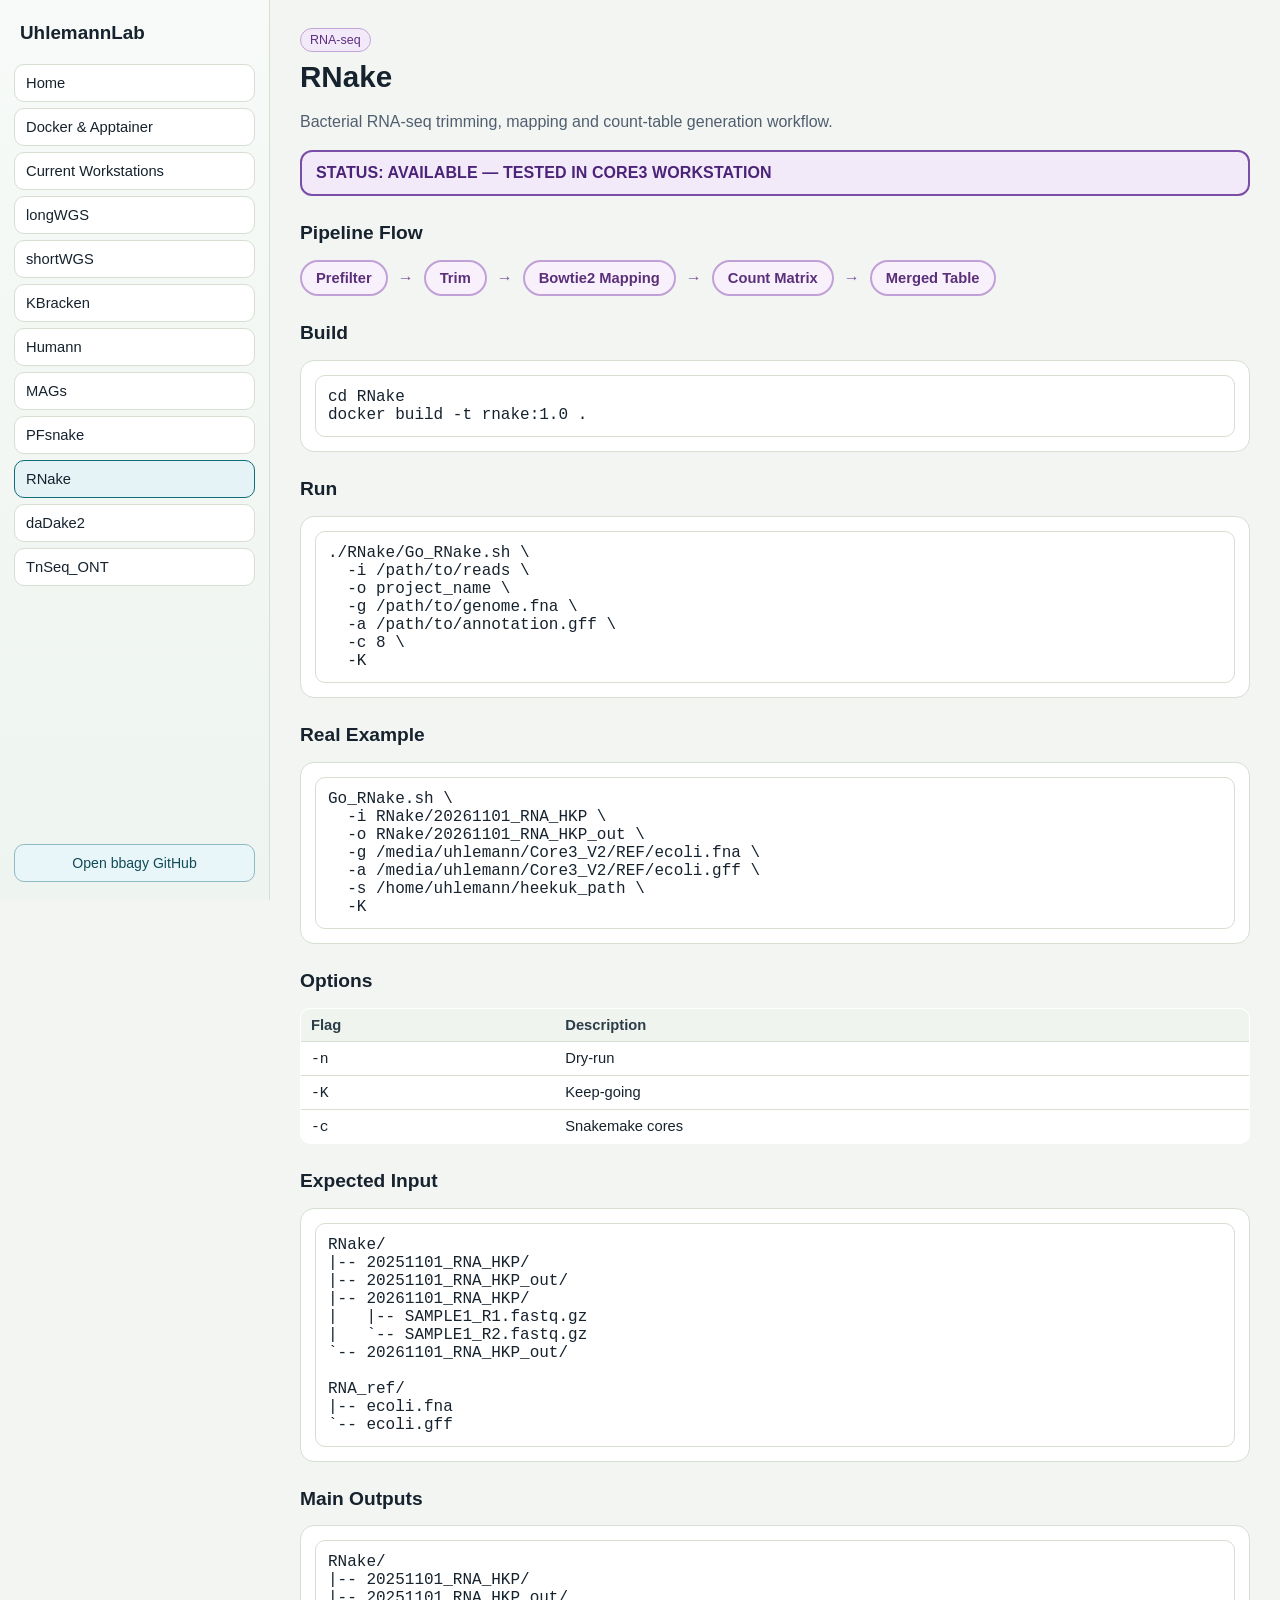
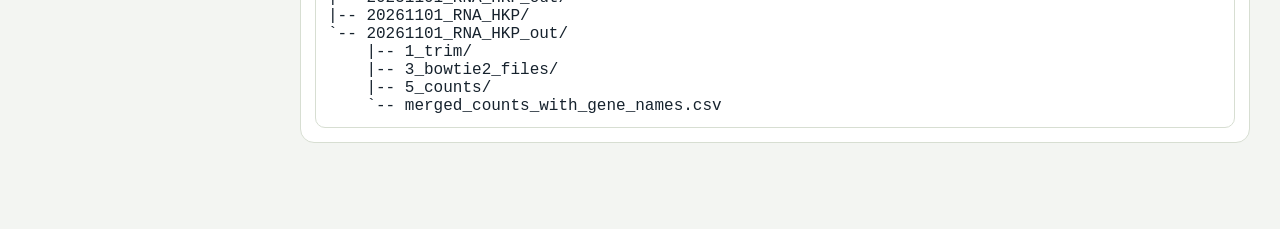
<file: docs/rnake.html>
<!doctype html>
<html lang="en">
<head>
  <meta charset="utf-8">
  <meta name="viewport" content="width=device-width, initial-scale=1">
  <title>RNake</title>
  <link rel="stylesheet" href="styles.css?v=20260305-13">
</head>
<body class="theme-rna">
  <div class="layout">
    <aside class="sidebar">
      <div class="brand">UhlemannLab</div>
      <nav class="nav">
        <a href="./">Home</a>
        <a href="containers.html">Docker &amp; Apptainer</a>
        <a href="workstations.html">Current Workstations</a>
        <a href="longwgs.html">longWGS</a>
        <a href="shortwgs.html">shortWGS</a>
        <a href="kbracken.html">KBracken</a>
        <a href="humann.html">Humann</a>
        <a href="mags.html">MAGs</a>
        <a href="pfsnake.html">PFsnake</a>
        <a class="active" href="rnake.html">RNake</a>
        <a href="dadake2.html">daDake2</a>
        <a href="tnseq_ont.html">TnSeq_ONT</a>
      </nav>
      <div class="sidebar-foot">
        <a class="repo-link" href="https://github.com/bbagy/UhlemannLab" target="_blank" rel="noopener noreferrer">Open bbagy GitHub</a>
      </div>
    </aside>

    <main class="main">
      <span class="badge">RNA-seq</span>
      <h1>RNake</h1>
      <p>Bacterial RNA-seq trimming, mapping and count-table generation workflow.</p>
      <div class="status-banner status-tested">
        STATUS: AVAILABLE — TESTED IN CORE3 WORKSTATION
      </div>

      <h2>Pipeline Flow</h2>
      <div class="flow">
        <span class="node">Prefilter</span><span class="arrow">→</span>
        <span class="node">Trim</span><span class="arrow">→</span>
        <span class="node">Bowtie2 Mapping</span><span class="arrow">→</span>
        <span class="node">Count Matrix</span><span class="arrow">→</span>
        <span class="node">Merged Table</span>
      </div>

      <h2>Build</h2>
      <div class="card"><pre><code>cd RNake
docker build -t rnake:1.0 .</code></pre></div>

      <h2>Run</h2>
      <div class="card"><pre><code>./RNake/Go_RNake.sh \
  -i /path/to/reads \
  -o project_name \
  -g /path/to/genome.fna \
  -a /path/to/annotation.gff \
  -c 8 \
  -K</code></pre></div>

      <h2>Real Example</h2>
      <div class="card"><pre><code>Go_RNake.sh \
  -i RNake/20261101_RNA_HKP \
  -o RNake/20261101_RNA_HKP_out \
  -g /media/uhlemann/Core3_V2/REF/ecoli.fna \
  -a /media/uhlemann/Core3_V2/REF/ecoli.gff \
  -s /home/uhlemann/heekuk_path \
  -K</code></pre></div>

      <h2>Options</h2>
      <table>
        <tr><th>Flag</th><th>Description</th></tr>
        <tr><td><code>-n</code></td><td>Dry-run</td></tr>
        <tr><td><code>-K</code></td><td>Keep-going</td></tr>
        <tr><td><code>-c</code></td><td>Snakemake cores</td></tr>
      </table>

      <h2>Expected Input</h2>
      <div class="card"><pre><code>RNake/
|-- 20251101_RNA_HKP/
|-- 20251101_RNA_HKP_out/
|-- 20261101_RNA_HKP/
|   |-- SAMPLE1_R1.fastq.gz
|   `-- SAMPLE1_R2.fastq.gz
`-- 20261101_RNA_HKP_out/

RNA_ref/
|-- ecoli.fna
`-- ecoli.gff</code></pre></div>

      <h2>Main Outputs</h2>
      <div class="card"><pre><code>RNake/
|-- 20251101_RNA_HKP/
|-- 20251101_RNA_HKP_out/
|-- 20261101_RNA_HKP/
`-- 20261101_RNA_HKP_out/
    |-- 1_trim/
    |-- 3_bowtie2_files/
    |-- 5_counts/
    `-- merged_counts_with_gene_names.csv</code></pre></div>
    </main>
  </div>
</body>
</html>
</file>
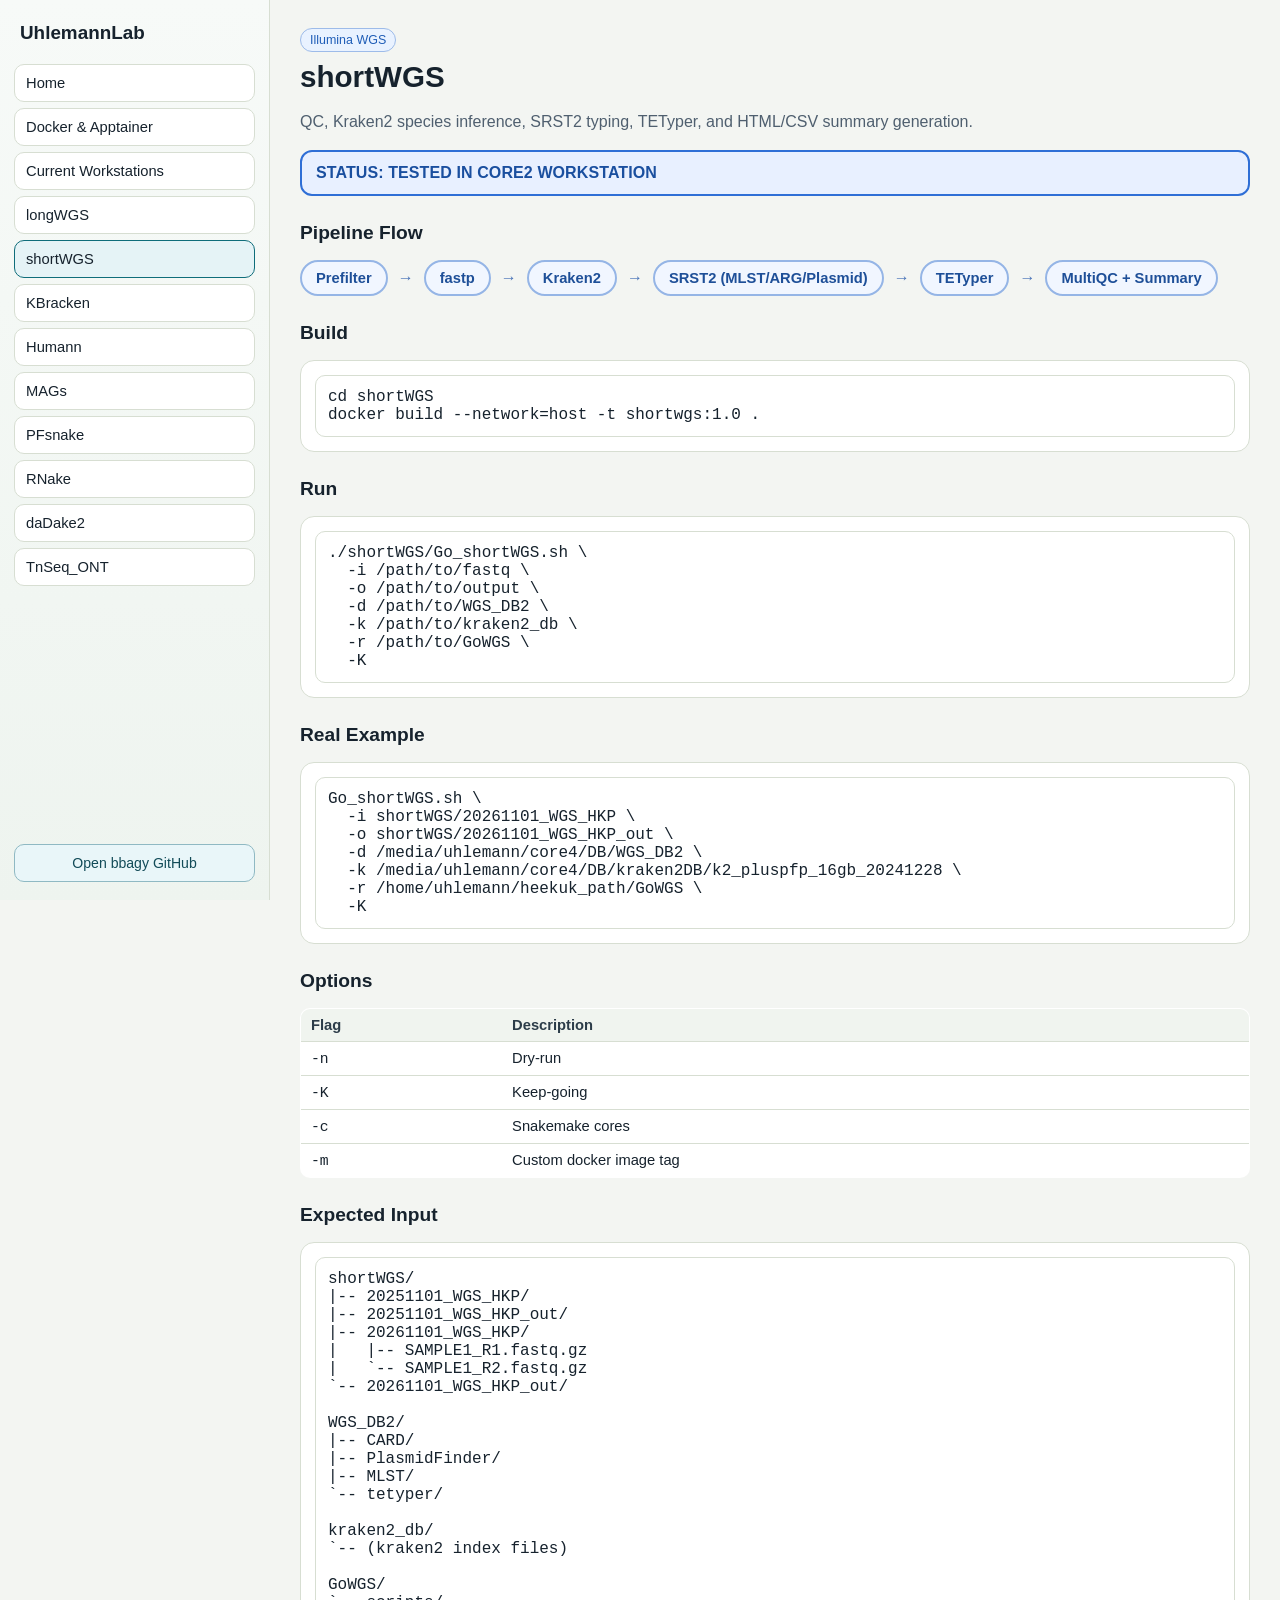
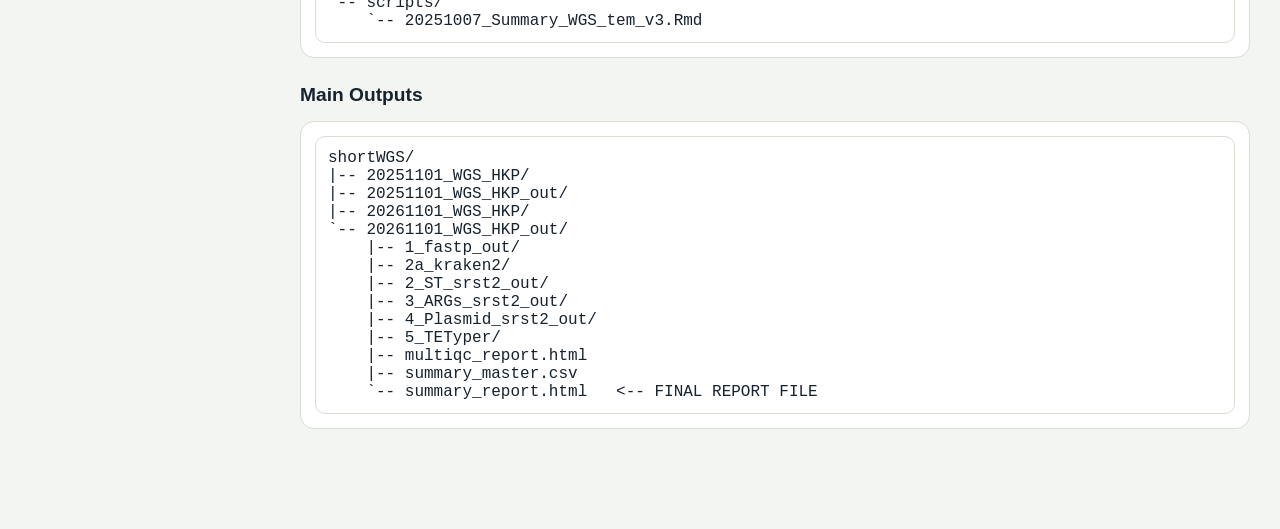
<file: docs/shortwgs.html>
<!doctype html>
<html lang="en">
<head>
  <meta charset="utf-8">
  <meta name="viewport" content="width=device-width, initial-scale=1">
  <title>shortWGS</title>
  <link rel="stylesheet" href="styles.css?v=20260305-13">
</head>
<body class="theme-short">
  <div class="layout">
    <aside class="sidebar">
      <div class="brand">UhlemannLab</div>
      <nav class="nav">
        <a href="./">Home</a>
        <a href="containers.html">Docker &amp; Apptainer</a>
        <a href="workstations.html">Current Workstations</a>
        <a href="longwgs.html">longWGS</a>
        <a class="active" href="shortwgs.html">shortWGS</a>
        <a href="kbracken.html">KBracken</a>
        <a href="humann.html">Humann</a>
        <a href="mags.html">MAGs</a>
        <a href="pfsnake.html">PFsnake</a>
        <a href="rnake.html">RNake</a>
        <a href="dadake2.html">daDake2</a>
        <a href="tnseq_ont.html">TnSeq_ONT</a>
      </nav>
      <div class="sidebar-foot">
        <a class="repo-link" href="https://github.com/bbagy/UhlemannLab" target="_blank" rel="noopener noreferrer">Open bbagy GitHub</a>
      </div>
    </aside>

    <main class="main">
      <span class="badge">Illumina WGS</span>
      <h1>shortWGS</h1>
      <p>QC, Kraken2 species inference, SRST2 typing, TETyper, and HTML/CSV summary generation.</p>
      <div class="status-banner status-tested">
        STATUS: TESTED IN CORE2 WORKSTATION
      </div>

      <h2>Pipeline Flow</h2>
      <div class="flow">
        <span class="node">Prefilter</span><span class="arrow">→</span>
        <span class="node">fastp</span><span class="arrow">→</span>
        <span class="node">Kraken2</span><span class="arrow">→</span>
        <span class="node">SRST2 (MLST/ARG/Plasmid)</span><span class="arrow">→</span>
        <span class="node">TETyper</span><span class="arrow">→</span>
        <span class="node">MultiQC + Summary</span>
      </div>

      <h2>Build</h2>
      <div class="card"><pre><code>cd shortWGS
docker build --network=host -t shortwgs:1.0 .</code></pre></div>

      <h2>Run</h2>
      <div class="card"><pre><code>./shortWGS/Go_shortWGS.sh \
  -i /path/to/fastq \
  -o /path/to/output \
  -d /path/to/WGS_DB2 \
  -k /path/to/kraken2_db \
  -r /path/to/GoWGS \
  -K</code></pre></div>

      <h2>Real Example</h2>
      <div class="card"><pre><code>Go_shortWGS.sh \
  -i shortWGS/20261101_WGS_HKP \
  -o shortWGS/20261101_WGS_HKP_out \
  -d /media/uhlemann/core4/DB/WGS_DB2 \
  -k /media/uhlemann/core4/DB/kraken2DB/k2_pluspfp_16gb_20241228 \
  -r /home/uhlemann/heekuk_path/GoWGS \
  -K</code></pre></div>

      <h2>Options</h2>
      <table>
        <tr><th>Flag</th><th>Description</th></tr>
        <tr><td><code>-n</code></td><td>Dry-run</td></tr>
        <tr><td><code>-K</code></td><td>Keep-going</td></tr>
        <tr><td><code>-c</code></td><td>Snakemake cores</td></tr>
        <tr><td><code>-m</code></td><td>Custom docker image tag</td></tr>
      </table>

      <h2>Expected Input</h2>
      <div class="card"><pre><code>shortWGS/
|-- 20251101_WGS_HKP/
|-- 20251101_WGS_HKP_out/
|-- 20261101_WGS_HKP/
|   |-- SAMPLE1_R1.fastq.gz
|   `-- SAMPLE1_R2.fastq.gz
`-- 20261101_WGS_HKP_out/

WGS_DB2/
|-- CARD/
|-- PlasmidFinder/
|-- MLST/
`-- tetyper/

kraken2_db/
`-- (kraken2 index files)

GoWGS/
`-- scripts/
    `-- 20251007_Summary_WGS_tem_v3.Rmd</code></pre></div>

      <h2>Main Outputs</h2>
      <div class="card"><pre><code>shortWGS/
|-- 20251101_WGS_HKP/
|-- 20251101_WGS_HKP_out/
|-- 20261101_WGS_HKP/
`-- 20261101_WGS_HKP_out/
    |-- 1_fastp_out/
    |-- 2a_kraken2/
    |-- 2_ST_srst2_out/
    |-- 3_ARGs_srst2_out/
    |-- 4_Plasmid_srst2_out/
    |-- 5_TETyper/
    |-- multiqc_report.html
    |-- summary_master.csv
    `-- summary_report.html   &lt;-- FINAL REPORT FILE</code></pre></div>
    </main>
  </div>
</body>
</html>
</file>
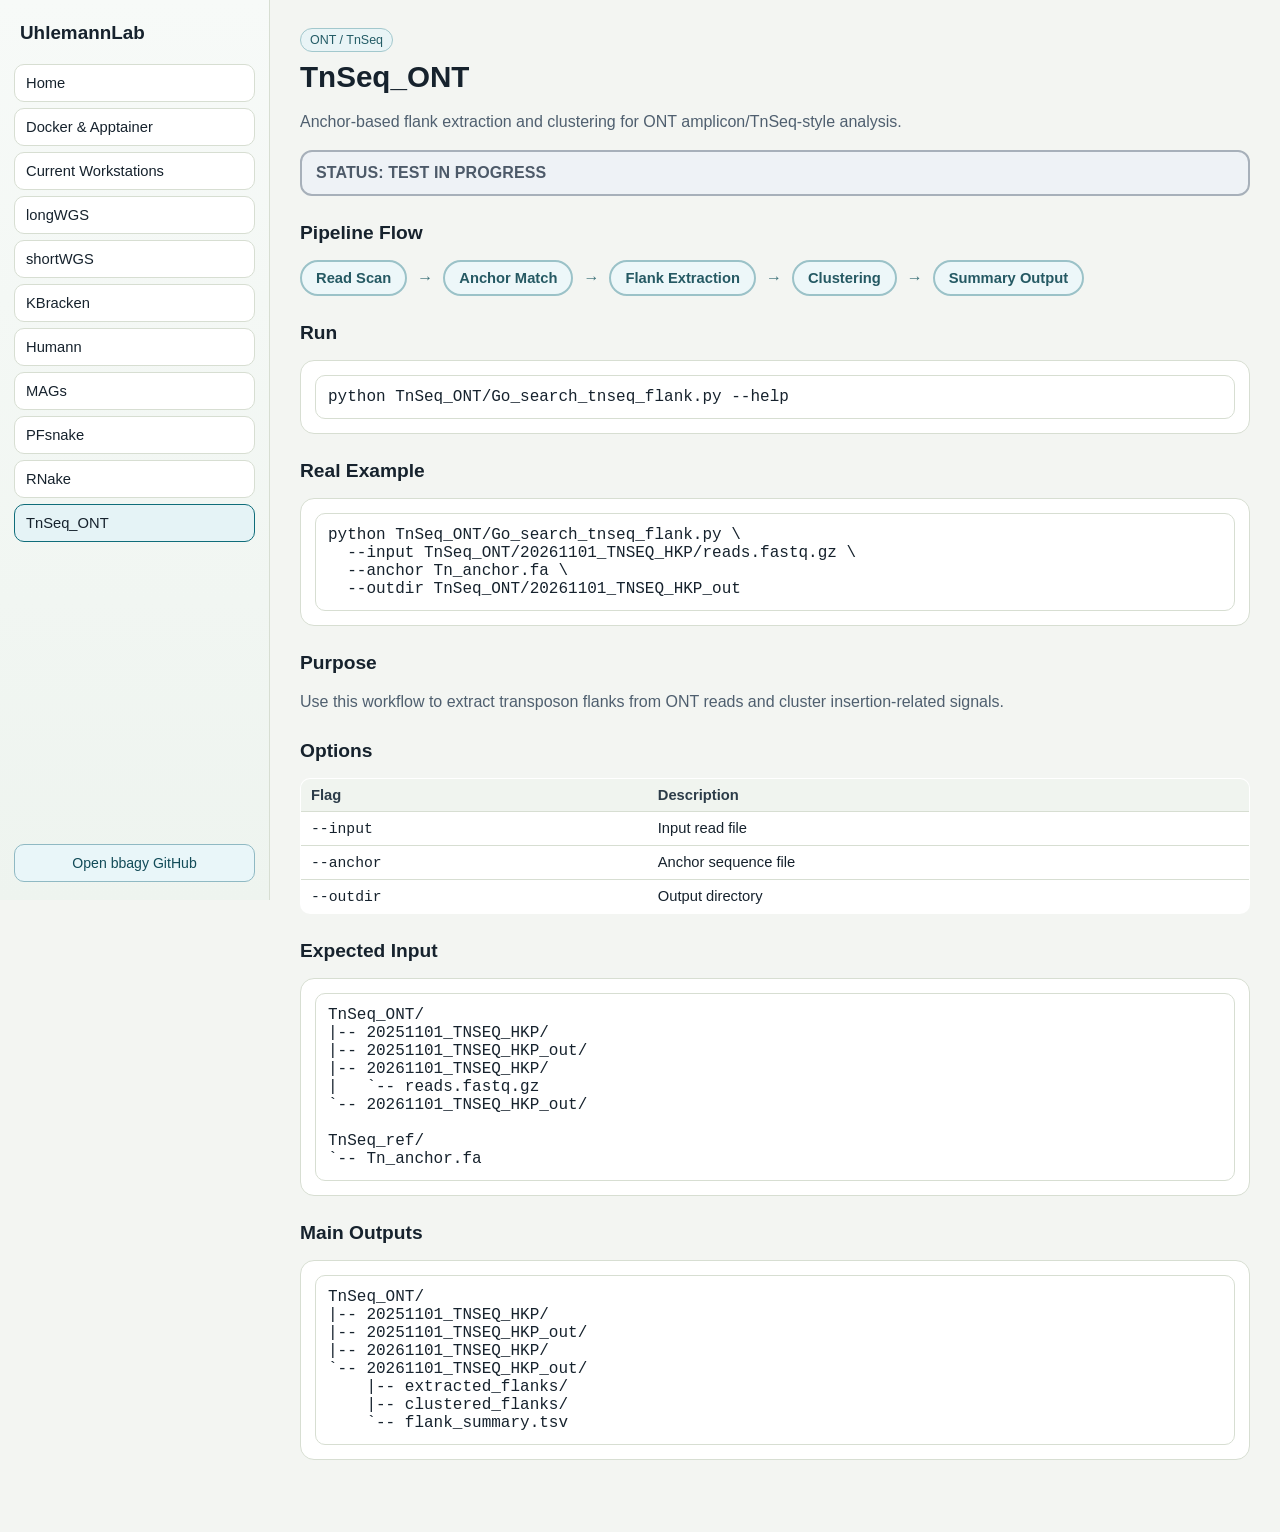
<file: docs/tnseq_ont.html>
<!doctype html>
<html lang="en">
<head>
  <meta charset="utf-8">
  <meta name="viewport" content="width=device-width, initial-scale=1">
  <title>TnSeq_ONT</title>
  <link rel="stylesheet" href="styles.css?v=20260305-13">
</head>
<body class="theme-tnseq">
  <div class="layout">
    <aside class="sidebar">
      <div class="brand">UhlemannLab</div>
      <nav class="nav">
        <a href="./">Home</a>
        <a href="containers.html">Docker &amp; Apptainer</a>
        <a href="workstations.html">Current Workstations</a>
        <a href="longwgs.html">longWGS</a>
        <a href="shortwgs.html">shortWGS</a>
        <a href="kbracken.html">KBracken</a>
        <a href="humann.html">Humann</a>
        <a href="mags.html">MAGs</a>
        <a href="pfsnake.html">PFsnake</a>
        <a href="rnake.html">RNake</a>
        <a class="active" href="tnseq_ont.html">TnSeq_ONT</a>
      </nav>
      <div class="sidebar-foot">
        <a class="repo-link" href="https://github.com/bbagy/UhlemannLab" target="_blank" rel="noopener noreferrer">Open bbagy GitHub</a>
      </div>
    </aside>

    <main class="main">
      <span class="badge">ONT / TnSeq</span>
      <h1>TnSeq_ONT</h1>
      <p>Anchor-based flank extraction and clustering for ONT amplicon/TnSeq-style analysis.</p>
      <div class="status-banner status-wip">
        STATUS: TEST IN PROGRESS
      </div>

      <h2>Pipeline Flow</h2>
      <div class="flow">
        <span class="node">Read Scan</span><span class="arrow">→</span>
        <span class="node">Anchor Match</span><span class="arrow">→</span>
        <span class="node">Flank Extraction</span><span class="arrow">→</span>
        <span class="node">Clustering</span><span class="arrow">→</span>
        <span class="node">Summary Output</span>
      </div>

      <h2>Run</h2>
      <div class="card"><pre><code>python TnSeq_ONT/Go_search_tnseq_flank.py --help</code></pre></div>

      <h2>Real Example</h2>
      <div class="card"><pre><code>python TnSeq_ONT/Go_search_tnseq_flank.py \
  --input TnSeq_ONT/20261101_TNSEQ_HKP/reads.fastq.gz \
  --anchor Tn_anchor.fa \
  --outdir TnSeq_ONT/20261101_TNSEQ_HKP_out</code></pre></div>

      <h2>Purpose</h2>
      <p>Use this workflow to extract transposon flanks from ONT reads and cluster insertion-related signals.</p>

      <h2>Options</h2>
      <table>
        <tr><th>Flag</th><th>Description</th></tr>
        <tr><td><code>--input</code></td><td>Input read file</td></tr>
        <tr><td><code>--anchor</code></td><td>Anchor sequence file</td></tr>
        <tr><td><code>--outdir</code></td><td>Output directory</td></tr>
      </table>

      <h2>Expected Input</h2>
      <div class="card"><pre><code>TnSeq_ONT/
|-- 20251101_TNSEQ_HKP/
|-- 20251101_TNSEQ_HKP_out/
|-- 20261101_TNSEQ_HKP/
|   `-- reads.fastq.gz
`-- 20261101_TNSEQ_HKP_out/

TnSeq_ref/
`-- Tn_anchor.fa</code></pre></div>

      <h2>Main Outputs</h2>
      <div class="card"><pre><code>TnSeq_ONT/
|-- 20251101_TNSEQ_HKP/
|-- 20251101_TNSEQ_HKP_out/
|-- 20261101_TNSEQ_HKP/
`-- 20261101_TNSEQ_HKP_out/
    |-- extracted_flanks/
    |-- clustered_flanks/
    `-- flank_summary.tsv</code></pre></div>
    </main>
  </div>
</body>
</html>
</file>
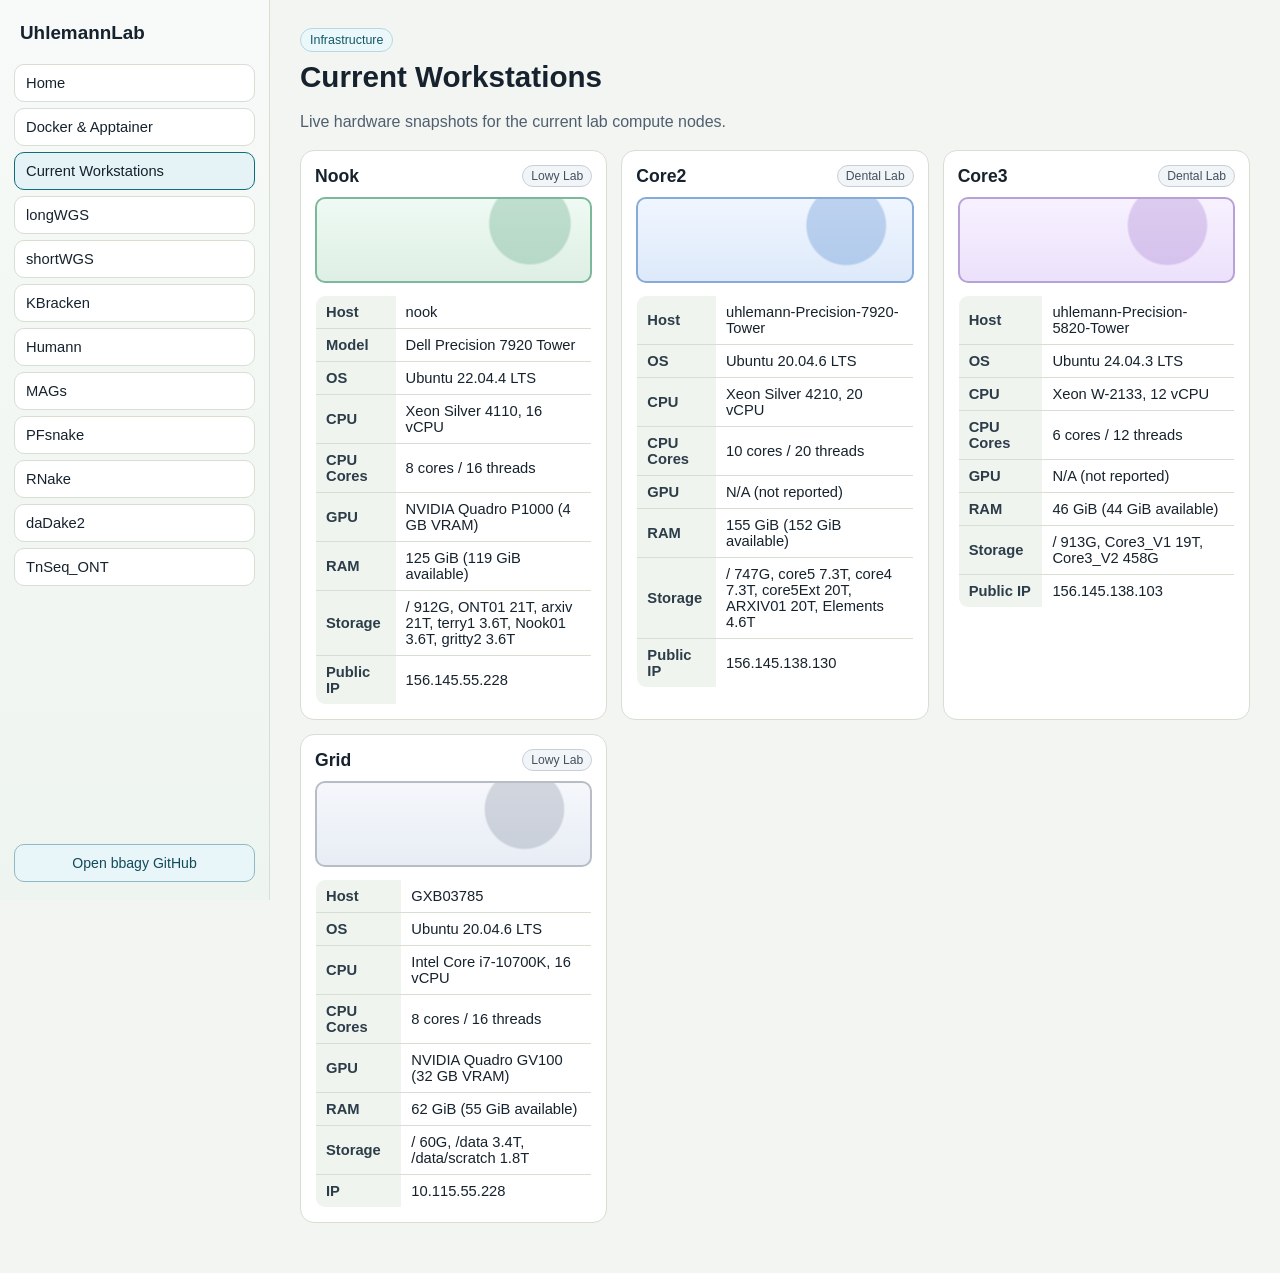
<file: docs/workstations.html>
<!doctype html>
<html lang="en">
<head>
  <meta charset="utf-8">
  <meta name="viewport" content="width=device-width, initial-scale=1">
  <title>Current Workstations</title>
  <link rel="stylesheet" href="styles.css?v=20260305-13">
</head>
<body>
  <div class="layout">
    <aside class="sidebar">
      <div class="brand">UhlemannLab</div>
      <nav class="nav">
        <a href="./">Home</a>
        <a href="containers.html">Docker &amp; Apptainer</a>
        <a class="active" href="workstations.html">Current Workstations</a>
        <a href="longwgs.html">longWGS</a>
        <a href="shortwgs.html">shortWGS</a>
        <a href="kbracken.html">KBracken</a>
        <a href="humann.html">Humann</a>
        <a href="mags.html">MAGs</a>
        <a href="pfsnake.html">PFsnake</a>
        <a href="rnake.html">RNake</a>
        <a href="dadake2.html">daDake2</a>
        <a href="tnseq_ont.html">TnSeq_ONT</a>
      </nav>
      <div class="sidebar-foot">
        <a class="repo-link" href="https://github.com/bbagy/UhlemannLab" target="_blank" rel="noopener noreferrer">Open bbagy GitHub</a>
      </div>
    </aside>

    <main class="main">
      <span class="badge">Infrastructure</span>
      <h1>Current Workstations</h1>
      <p>Live hardware snapshots for the current lab compute nodes.</p>

      <div class="workstation-grid">
        <section class="workstation-card">
          <div class="ws-head">
            <h2>Nook</h2>
            <span class="ws-loc">Lowy Lab</span>
          </div>
          <div class="ws-visual ws-nook" aria-hidden="true"></div>
          <table>
            <tr><th>Host</th><td>nook</td></tr>
            <tr><th>Model</th><td>Dell Precision 7920 Tower</td></tr>
            <tr><th>OS</th><td>Ubuntu 22.04.4 LTS</td></tr>
            <tr><th>CPU</th><td>Xeon Silver 4110, 16 vCPU</td></tr>
            <tr><th>CPU Cores</th><td>8 cores / 16 threads</td></tr>
            <tr><th>GPU</th><td>NVIDIA Quadro P1000 (4 GB VRAM)</td></tr>
            <tr><th>RAM</th><td>125 GiB (119 GiB available)</td></tr>
            <tr><th>Storage</th><td>/ 912G, ONT01 21T, arxiv 21T, terry1 3.6T, Nook01 3.6T, gritty2 3.6T</td></tr>
            <tr><th>Public IP</th><td>156.145.55.228</td></tr>
          </table>
        </section>

        <section class="workstation-card">
          <div class="ws-head">
            <h2>Core2</h2>
            <span class="ws-loc">Dental Lab</span>
          </div>
          <div class="ws-visual ws-core2" aria-hidden="true"></div>
          <table>
            <tr><th>Host</th><td>uhlemann-Precision-7920-Tower</td></tr>
            <tr><th>OS</th><td>Ubuntu 20.04.6 LTS</td></tr>
            <tr><th>CPU</th><td>Xeon Silver 4210, 20 vCPU</td></tr>
            <tr><th>CPU Cores</th><td>10 cores / 20 threads</td></tr>
            <tr><th>GPU</th><td>N/A (not reported)</td></tr>
            <tr><th>RAM</th><td>155 GiB (152 GiB available)</td></tr>
            <tr><th>Storage</th><td>/ 747G, core5 7.3T, core4 7.3T, core5Ext 20T, ARXIV01 20T, Elements 4.6T</td></tr>
            <tr><th>Public IP</th><td>156.145.138.130</td></tr>
          </table>
        </section>

        <section class="workstation-card">
          <div class="ws-head">
            <h2>Core3</h2>
            <span class="ws-loc">Dental Lab</span>
          </div>
          <div class="ws-visual ws-core3" aria-hidden="true"></div>
          <table>
            <tr><th>Host</th><td>uhlemann-Precision-5820-Tower</td></tr>
            <tr><th>OS</th><td>Ubuntu 24.04.3 LTS</td></tr>
            <tr><th>CPU</th><td>Xeon W-2133, 12 vCPU</td></tr>
            <tr><th>CPU Cores</th><td>6 cores / 12 threads</td></tr>
            <tr><th>GPU</th><td>N/A (not reported)</td></tr>
            <tr><th>RAM</th><td>46 GiB (44 GiB available)</td></tr>
            <tr><th>Storage</th><td>/ 913G, Core3_V1 19T, Core3_V2 458G</td></tr>
            <tr><th>Public IP</th><td>156.145.138.103</td></tr>
          </table>
        </section>

        <section class="workstation-card">
          <div class="ws-head">
            <h2>Grid</h2>
            <span class="ws-loc">Lowy Lab</span>
          </div>
          <div class="ws-visual ws-grid" aria-hidden="true"></div>
          <table>
            <tr><th>Host</th><td>GXB03785</td></tr>
            <tr><th>OS</th><td>Ubuntu 20.04.6 LTS</td></tr>
            <tr><th>CPU</th><td>Intel Core i7-10700K, 16 vCPU</td></tr>
            <tr><th>CPU Cores</th><td>8 cores / 16 threads</td></tr>
            <tr><th>GPU</th><td>NVIDIA Quadro GV100 (32 GB VRAM)</td></tr>
            <tr><th>RAM</th><td>62 GiB (55 GiB available)</td></tr>
            <tr><th>Storage</th><td>/ 60G, /data 3.4T, /data/scratch 1.8T</td></tr>
            <tr><th>IP</th><td>10.115.55.228</td></tr>
          </table>
        </section>
      </div>
    </main>
  </div>
</body>
</html>
</file>
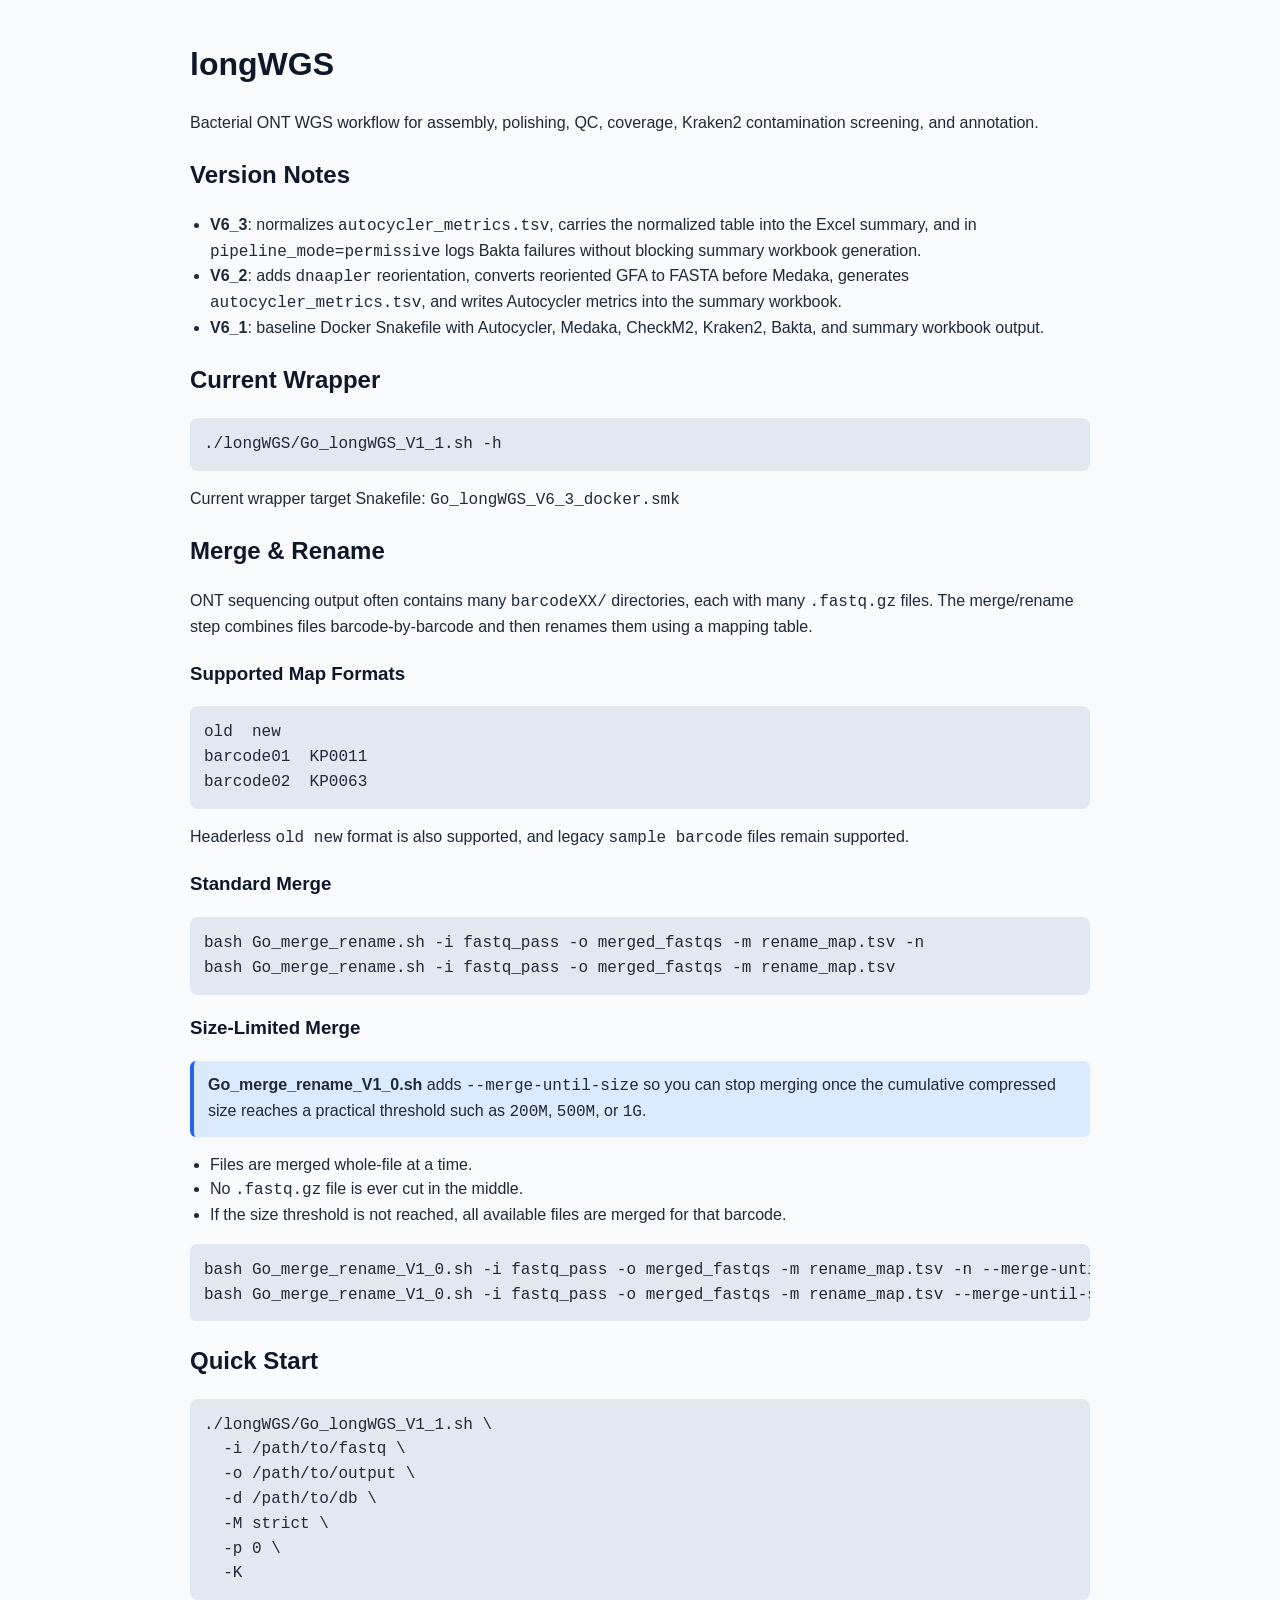
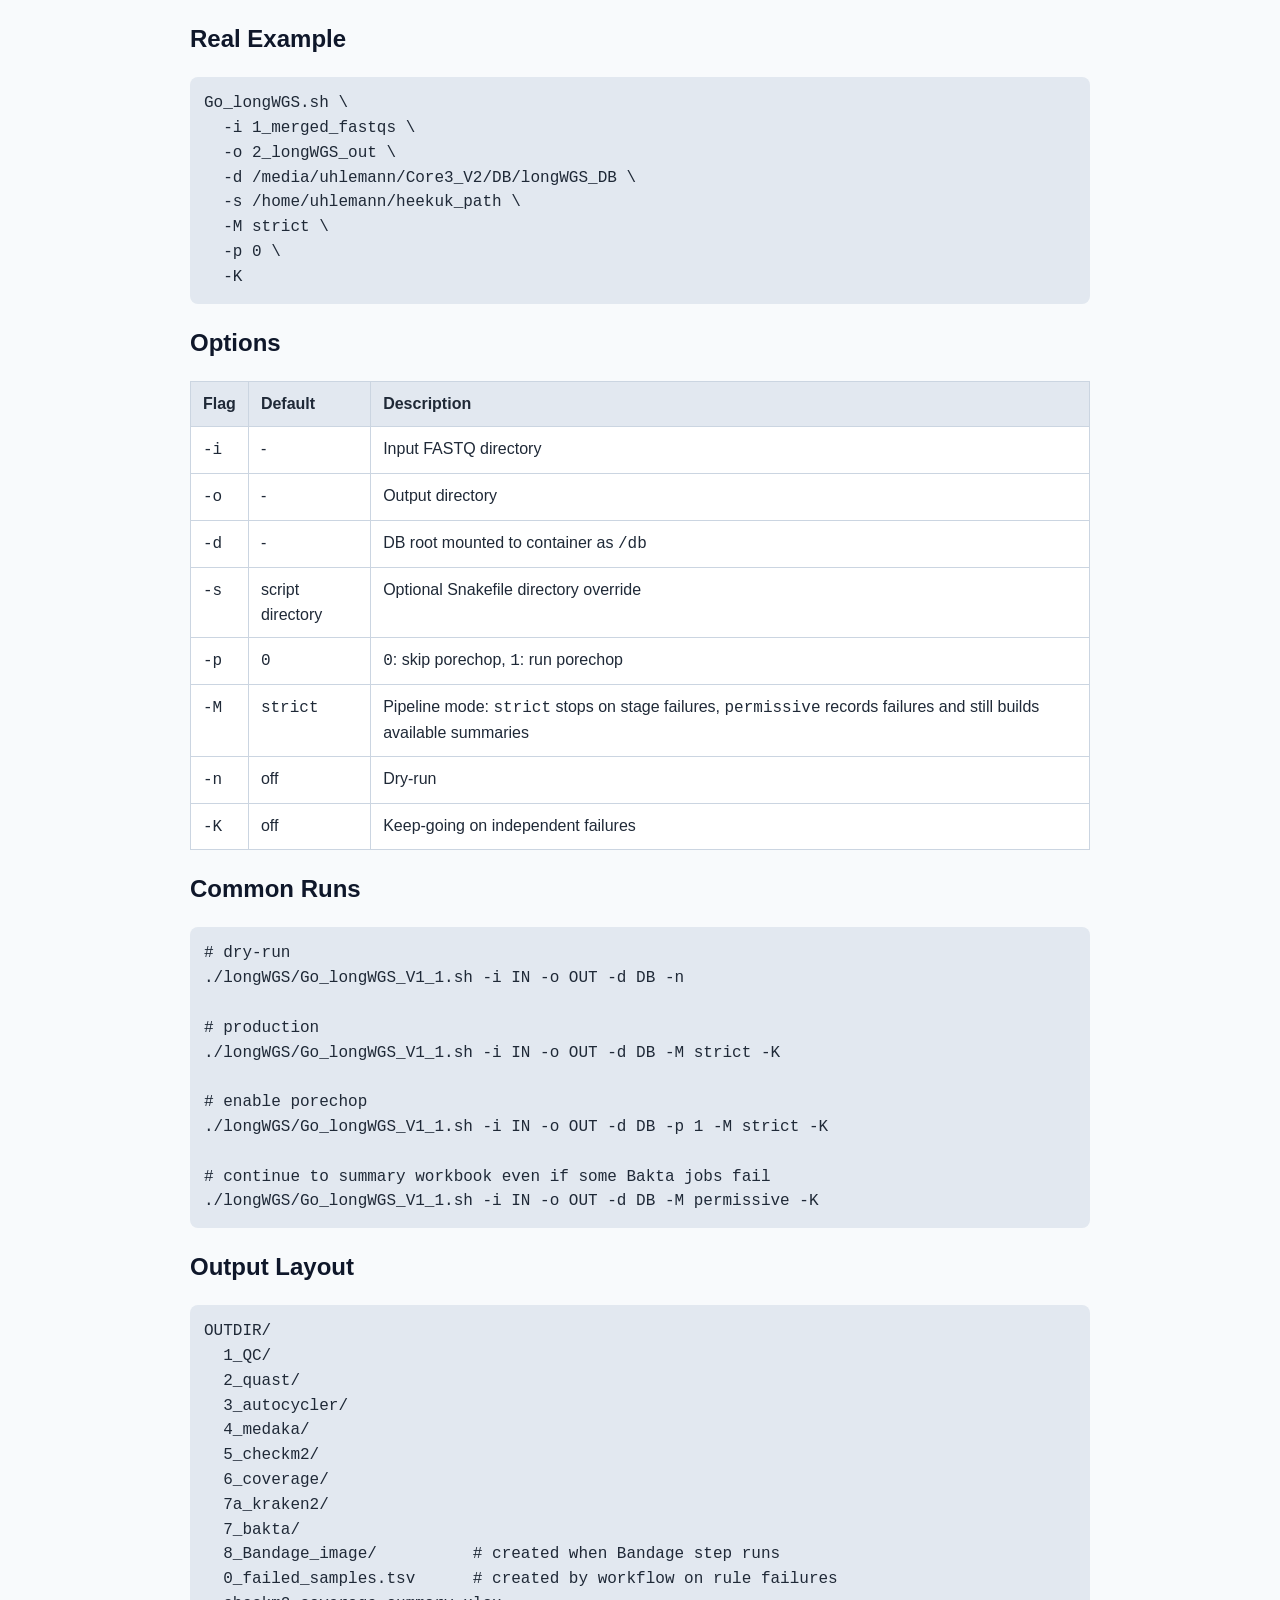
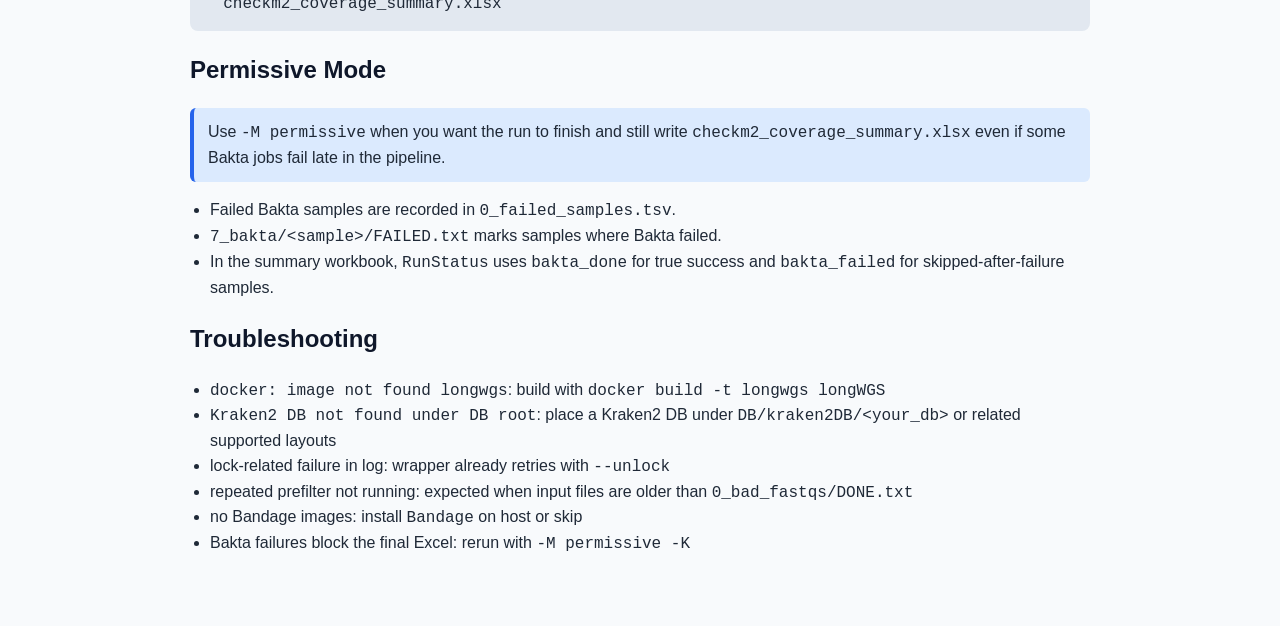
<file: longWGS/README.html>
<!DOCTYPE html>
<html lang="en">
<head>
  <meta charset="utf-8">
  <meta name="viewport" content="width=device-width, initial-scale=1">
  <title>longWGS README</title>
  <style>
    body {
      font-family: -apple-system, BlinkMacSystemFont, "Segoe UI", sans-serif;
      line-height: 1.55;
      max-width: 900px;
      margin: 40px auto;
      padding: 0 20px 40px;
      color: #1f2937;
      background: #f8fafc;
    }
    h1, h2, h3 { color: #0f172a; }
    pre, code {
      font-family: "SFMono-Regular", Menlo, Consolas, monospace;
    }
    pre {
      background: #e2e8f0;
      padding: 14px;
      border-radius: 8px;
      overflow-x: auto;
    }
    .note {
      background: #dbeafe;
      border-left: 4px solid #2563eb;
      padding: 12px 14px;
      border-radius: 6px;
    }
    ul { padding-left: 20px; }
    table {
      border-collapse: collapse;
      width: 100%;
      margin: 16px 0;
      background: #ffffff;
    }
    th, td {
      border: 1px solid #cbd5e1;
      padding: 10px 12px;
      text-align: left;
      vertical-align: top;
    }
    th {
      background: #e2e8f0;
    }
  </style>
</head>
<body>
  <h1>longWGS</h1>
  <p>Bacterial ONT WGS workflow for assembly, polishing, QC, coverage, Kraken2 contamination screening, and annotation.</p>

  <h2>Version Notes</h2>
  <ul>
    <li><strong>V6_3</strong>: normalizes <code>autocycler_metrics.tsv</code>, carries the normalized table into the Excel summary, and in <code>pipeline_mode=permissive</code> logs Bakta failures without blocking summary workbook generation.</li>
    <li><strong>V6_2</strong>: adds <code>dnaapler</code> reorientation, converts reoriented GFA to FASTA before Medaka, generates <code>autocycler_metrics.tsv</code>, and writes Autocycler metrics into the summary workbook.</li>
    <li><strong>V6_1</strong>: baseline Docker Snakefile with Autocycler, Medaka, CheckM2, Kraken2, Bakta, and summary workbook output.</li>
  </ul>

  <h2>Current Wrapper</h2>
  <pre><code>./longWGS/Go_longWGS_V1_1.sh -h</code></pre>
  <p>Current wrapper target Snakefile: <code>Go_longWGS_V6_3_docker.smk</code></p>

  <h2>Merge &amp; Rename</h2>
  <p>
    ONT sequencing output often contains many <code>barcodeXX/</code> directories, each with many
    <code>.fastq.gz</code> files. The merge/rename step combines files barcode-by-barcode and then
    renames them using a mapping table.
  </p>

  <h3>Supported Map Formats</h3>
  <pre><code>old  new
barcode01  KP0011
barcode02  KP0063</code></pre>

  <p>Headerless <code>old new</code> format is also supported, and legacy <code>sample barcode</code> files remain supported.</p>

  <h3>Standard Merge</h3>
  <pre><code>bash Go_merge_rename.sh -i fastq_pass -o merged_fastqs -m rename_map.tsv -n
bash Go_merge_rename.sh -i fastq_pass -o merged_fastqs -m rename_map.tsv</code></pre>

  <h3>Size-Limited Merge</h3>
  <div class="note">
    <strong>Go_merge_rename_V1_0.sh</strong> adds <code>--merge-until-size</code> so you can stop
    merging once the cumulative compressed size reaches a practical threshold such as
    <code>200M</code>, <code>500M</code>, or <code>1G</code>.
  </div>

  <ul>
    <li>Files are merged whole-file at a time.</li>
    <li>No <code>.fastq.gz</code> file is ever cut in the middle.</li>
    <li>If the size threshold is not reached, all available files are merged for that barcode.</li>
  </ul>

  <pre><code>bash Go_merge_rename_V1_0.sh -i fastq_pass -o merged_fastqs -m rename_map.tsv -n --merge-until-size 200M
bash Go_merge_rename_V1_0.sh -i fastq_pass -o merged_fastqs -m rename_map.tsv --merge-until-size 500M</code></pre>

  <h2>Quick Start</h2>
  <pre><code>./longWGS/Go_longWGS_V1_1.sh \
  -i /path/to/fastq \
  -o /path/to/output \
  -d /path/to/db \
  -M strict \
  -p 0 \
  -K</code></pre>

  <h2>Real Example</h2>
  <pre><code>Go_longWGS.sh \
  -i 1_merged_fastqs \
  -o 2_longWGS_out \
  -d /media/uhlemann/Core3_V2/DB/longWGS_DB \
  -s /home/uhlemann/heekuk_path \
  -M strict \
  -p 0 \
  -K</code></pre>

  <h2>Options</h2>
  <table>
    <tr><th>Flag</th><th>Default</th><th>Description</th></tr>
    <tr><td><code>-i</code></td><td>-</td><td>Input FASTQ directory</td></tr>
    <tr><td><code>-o</code></td><td>-</td><td>Output directory</td></tr>
    <tr><td><code>-d</code></td><td>-</td><td>DB root mounted to container as <code>/db</code></td></tr>
    <tr><td><code>-s</code></td><td>script directory</td><td>Optional Snakefile directory override</td></tr>
    <tr><td><code>-p</code></td><td><code>0</code></td><td><code>0</code>: skip porechop, <code>1</code>: run porechop</td></tr>
    <tr><td><code>-M</code></td><td><code>strict</code></td><td>Pipeline mode: <code>strict</code> stops on stage failures, <code>permissive</code> records failures and still builds available summaries</td></tr>
    <tr><td><code>-n</code></td><td>off</td><td>Dry-run</td></tr>
    <tr><td><code>-K</code></td><td>off</td><td>Keep-going on independent failures</td></tr>
  </table>

  <h2>Common Runs</h2>
  <pre><code># dry-run
./longWGS/Go_longWGS_V1_1.sh -i IN -o OUT -d DB -n

# production
./longWGS/Go_longWGS_V1_1.sh -i IN -o OUT -d DB -M strict -K

# enable porechop
./longWGS/Go_longWGS_V1_1.sh -i IN -o OUT -d DB -p 1 -M strict -K

# continue to summary workbook even if some Bakta jobs fail
./longWGS/Go_longWGS_V1_1.sh -i IN -o OUT -d DB -M permissive -K</code></pre>

  <h2>Output Layout</h2>
  <pre><code>OUTDIR/
  1_QC/
  2_quast/
  3_autocycler/
  4_medaka/
  5_checkm2/
  6_coverage/
  7a_kraken2/
  7_bakta/
  8_Bandage_image/          # created when Bandage step runs
  0_failed_samples.tsv      # created by workflow on rule failures
  checkm2_coverage_summary.xlsx</code></pre>

  <h2>Permissive Mode</h2>
  <div class="note">
    Use <code>-M permissive</code> when you want the run to finish and still write
    <code>checkm2_coverage_summary.xlsx</code> even if some Bakta jobs fail late in the pipeline.
  </div>
  <ul>
    <li>Failed Bakta samples are recorded in <code>0_failed_samples.tsv</code>.</li>
    <li><code>7_bakta/&lt;sample&gt;/FAILED.txt</code> marks samples where Bakta failed.</li>
    <li>In the summary workbook, <code>RunStatus</code> uses <code>bakta_done</code> for true success and <code>bakta_failed</code> for skipped-after-failure samples.</li>
  </ul>

  <h2>Troubleshooting</h2>
  <ul>
    <li><code>docker: image not found longwgs</code>: build with <code>docker build -t longwgs longWGS</code></li>
    <li><code>Kraken2 DB not found under DB root</code>: place a Kraken2 DB under <code>DB/kraken2DB/&lt;your_db&gt;</code> or related supported layouts</li>
    <li>lock-related failure in log: wrapper already retries with <code>--unlock</code></li>
    <li>repeated prefilter not running: expected when input files are older than <code>0_bad_fastqs/DONE.txt</code></li>
    <li>no Bandage images: install <code>Bandage</code> on host or skip</li>
    <li>Bakta failures block the final Excel: rerun with <code>-M permissive -K</code></li>
  </ul>
</body>
</html>
</file>
<file: docs/styles.css>
:root {
  --bg: #f3f5f2;
  --panel: #ffffff;
  --ink: #16222d;
  --muted: #4f5f6f;
  --line: #d7ded2;
  --accent: #0f6d7a;
  --accent-soft: #e5f3f6;
}

* { box-sizing: border-box; }

body {
  margin: 0;
  font-family: "Avenir Next", "Segoe UI", sans-serif;
  color: var(--ink);
  background: var(--bg);
}

.layout {
  display: grid;
  grid-template-columns: 270px 1fr;
  min-height: 100vh;
}

.sidebar {
  border-right: 1px solid var(--line);
  background: linear-gradient(180deg, #f7faf8 0%, #eef4ef 100%);
  padding: 18px 14px;
  position: sticky;
  top: 0;
  height: 100vh;
  display: flex;
  flex-direction: column;
}

.brand {
  font-weight: 700;
  font-size: 1.18rem;
  margin: 4px 6px 14px;
}

.nav a {
  display: block;
  margin: 6px 0;
  border: 1px solid var(--line);
  border-radius: 10px;
  padding: 10px 11px;
  color: var(--ink);
  text-decoration: none;
  background: #fff;
  font-size: 0.92rem;
}

.nav a:hover {
  border-color: #9cb7bf;
  background: #f9fdff;
}

.nav a.active {
  border-color: var(--accent);
  background: var(--accent-soft);
}

.sidebar-foot {
  margin-top: auto;
  padding-top: 12px;
}

.repo-link {
  display: block;
  text-align: center;
  border: 1px solid #8fb9c3;
  border-radius: 10px;
  padding: 10px 10px;
  text-decoration: none;
  background: #e9f6f9;
  color: #124b58;
  font-size: 0.88rem;
}

.repo-link:hover {
  background: #dff1f5;
}

.main {
  padding: 28px 30px 50px;
}

.badge {
  display: inline-block;
  border: 1px solid #b9d7de;
  color: #155768;
  background: #eaf8fb;
  border-radius: 999px;
  font-size: 0.78rem;
  padding: 4px 9px;
}

h1 {
  margin: 8px 0 10px;
  font-size: 1.85rem;
}

h2 {
  margin-top: 26px;
  font-size: 1.2rem;
}

p, li {
  color: var(--muted);
  line-height: 1.5;
}

.card {
  background: var(--panel);
  border: 1px solid var(--line);
  border-radius: 14px;
  padding: 14px;
  margin-top: 12px;
}

.image-card {
  overflow-x: auto;
}

.pipeline-image {
  display: block;
  width: 70%;
  max-width: 100%;
  height: auto;
  margin: 0 auto;
  border-radius: 10px;
}

@media (max-width: 900px) {
  .pipeline-image {
    width: 100%;
  }
}

.status-banner {
  margin-top: 12px;
  border-radius: 12px;
  border: 2px solid;
  padding: 12px 14px;
  font-weight: 600;
  letter-spacing: 0.1px;
}

.status-tested {
  border-color: #1f8f62;
  background: #e8f8ef;
  color: #0f5a3c;
}

.status-wip {
  border-color: #a7b0ba;
  background: #eef2f6;
  color: #4d5a69;
}

/* Per-pipeline theme accents for subpages */
.theme-long .badge {
  border-color: #9fd2b8;
  color: #1b6c4a;
  background: #e9f8ef;
}
.theme-long .status-tested {
  border-color: #1f8f62;
  background: #e8f8ef;
  color: #0f5a3c;
}
.theme-long .node {
  border-color: #8fc9ad;
  background: #eef9f3;
  color: #175c40;
}
.theme-long .arrow {
  color: #3f7a60;
}

.theme-short .badge {
  border-color: #9dbbe9;
  color: #1f5db7;
  background: #e9f2ff;
}
.theme-short .status-tested {
  border-color: #2f6fd6;
  background: #e8f0ff;
  color: #1a4f9f;
}
.theme-short .node {
  border-color: #95b5e6;
  background: #f1f6ff;
  color: #1e4f98;
}
.theme-short .arrow {
  color: #4a74b8;
}

.theme-pf .badge {
  border-color: #d3c2a1;
  color: #7b5d2a;
  background: #f7f1e7;
}
.theme-pf .node {
  border-color: #ccb991;
  background: #faf5eb;
  color: #6f5324;
}
.theme-pf .arrow {
  color: #8a7141;
}

.theme-rna .badge {
  border-color: #c3a4d8;
  color: #5e2f80;
  background: #f3eaf9;
}
.theme-rna .node {
  border-color: #c1a0d7;
  background: #f8f1fc;
  color: #5b2f79;
}
.theme-rna .arrow {
  color: #7a56a1;
}

.theme-tnseq .badge {
  border-color: #a2c8cd;
  color: #245c66;
  background: #e9f4f6;
}
.theme-tnseq .node {
  border-color: #9bc2c8;
  background: #edf7f9;
  color: #255963;
}
.theme-tnseq .arrow {
  color: #3f727a;
}

.theme-kbracken .badge {
  border-color: #d4b27a;
  color: #755117;
  background: #fbf2df;
}
.theme-kbracken .node {
  border-color: #d1ad72;
  background: #fff7e8;
  color: #6f4c15;
}
.theme-kbracken .arrow {
  color: #8a6a32;
}

.theme-mags .badge {
  border-color: #a6b58d;
  color: #4d6a1f;
  background: #f1f7e8;
}
.theme-mags .node {
  border-color: #a7b98b;
  background: #f6fbef;
  color: #48641e;
}
.theme-mags .arrow {
  color: #6f8742;
}

.workstation-grid {
  display: grid;
  grid-template-columns: repeat(auto-fit, minmax(280px, 1fr));
  gap: 14px;
  margin-top: 14px;
}

.workstation-card {
  background: #fff;
  border: 1px solid var(--line);
  border-radius: 14px;
  padding: 14px;
}

.ws-head {
  display: flex;
  justify-content: space-between;
  align-items: center;
  margin-bottom: 8px;
}

.ws-head h2 {
  margin: 0;
  font-size: 1.1rem;
}

.ws-loc {
  display: inline-block;
  font-size: 0.76rem;
  border-radius: 999px;
  border: 1px solid #c7d0da;
  background: #f2f5f8;
  color: #44515f;
  padding: 3px 8px;
}

.ws-visual {
  height: 86px;
  border-radius: 10px;
  border: 2px solid #b7c3d2;
  margin: 10px 0 12px;
  background:
    linear-gradient(180deg, #f8fbff 0%, #ecf2f9 100%);
  position: relative;
  overflow: hidden;
}

.ws-visual::before {
  content: \"\";
  position: absolute;
  left: 12px;
  right: 70px;
  top: 14px;
  bottom: 14px;
  border-radius: 8px;
  border: 2px solid rgba(255,255,255,0.9);
}

.ws-visual::after {
  content: \"\";
  position: absolute;
  right: 14px;
  top: 12px;
  width: 40px;
  height: 62px;
  border-radius: 8px;
}

.ws-nook {
  border-color: #7db89d;
  background:
    radial-gradient(circle at 78% 30%, rgba(103,170,136,0.35) 0 18%, transparent 19%),
    linear-gradient(180deg, #eefaf3 0%, #deefe5 100%);
}
.ws-nook::after {
  background: linear-gradient(180deg, #7fc5a2 0%, #4d8e6f 100%);
}

.ws-core2 {
  border-color: #86abd8;
  background:
    radial-gradient(circle at 76% 32%, rgba(91,142,208,0.35) 0 18%, transparent 19%),
    linear-gradient(180deg, #f0f6ff 0%, #dde9fa 100%);
}
.ws-core2::after {
  background: linear-gradient(180deg, #79a9e2 0%, #3f6faa 100%);
}

.ws-core3 {
  border-color: #b8a1d7;
  background:
    radial-gradient(circle at 76% 32%, rgba(157,115,202,0.3) 0 18%, transparent 19%),
    linear-gradient(180deg, #f7f1ff 0%, #ece1fb 100%);
}
.ws-core3::after {
  background: linear-gradient(180deg, #b89adf 0%, #7d5aa9 100%);
}

.ws-grid {
  border-color: #b7bcc7;
  background:
    radial-gradient(circle at 76% 32%, rgba(126,136,154,0.3) 0 18%, transparent 19%),
    linear-gradient(180deg, #f5f7fb 0%, #e8edf5 100%);
}
.ws-grid::after {
  background: linear-gradient(180deg, #b2bbca 0%, #717d92 100%);
}

.cards-grid {
  display: grid;
  grid-template-columns: repeat(5, minmax(0, 1fr));
  gap: 12px;
  margin-top: 12px;
}

@media (max-width: 1280px) {
  .cards-grid {
    grid-template-columns: repeat(4, minmax(0, 1fr));
  }
}

@media (max-width: 1024px) {
  .cards-grid {
    grid-template-columns: repeat(3, minmax(0, 1fr));
  }
}

@media (max-width: 720px) {
  .cards-grid {
    grid-template-columns: repeat(2, minmax(0, 1fr));
  }
}

@media (max-width: 480px) {
  .cards-grid {
    grid-template-columns: 1fr;
  }
}

.pipeline-card {
  background: #fff;
  border: 1px solid var(--line);
  border-radius: 14px;
  padding: 14px;
  display: flex;
  flex-direction: column;
}

.card-link {
  display: flex;
  flex-direction: column;
  text-decoration: none;
  color: inherit;
}

.pipeline-card > .longwgs-visual,
.pipeline-card > .shortwgs-visual,
.pipeline-card > .kbracken-visual,
.pipeline-card > .humann-visual,
.pipeline-card > .rnake-visual {
  margin-top: auto;
}

.card-link:hover {
  text-decoration: none;
}

.pipeline-card h3 {
  margin: 0 0 6px;
  font-size: 1.02rem;
}

.card-badge {
  display: inline-block;
  border-radius: 999px;
  padding: 3px 9px;
  font-size: 0.74rem;
  border: 1px solid #cfd6cc;
  color: #50606a;
  background: #f4f6f2;
  margin-bottom: 8px;
}

.pipeline-card.featured {
  border: 2px solid #2b8f6b;
  background:
    radial-gradient(circle at 92% 12%, #d9f3e7 0%, transparent 42%),
    linear-gradient(180deg, #f4fff9 0%, #eefaf4 100%);
  position: relative;
  overflow: hidden;
}

.pipeline-card.featured h3 {
  color: #14583f;
}

.card-badge.live {
  border-color: #2b8f6b;
  color: #0f5a3c;
  background: #e8f8ef;
  font-weight: 600;
}

.longwgs-visual,
.shortwgs-visual,
.kbracken-visual,
.humann-visual,
.rnake-visual {
  margin-top: 10px;
  border-radius: 10px;
  height: 92px;
  overflow: hidden;
  display: flex;
  align-items: stretch;
  justify-content: stretch;
}

.longwgs-visual svg,
.shortwgs-visual svg,
.kbracken-visual svg,
.humann-visual svg,
.rnake-visual svg {
  width: 100%;
  height: 100%;
  display: block;
}

.longwgs-visual {
  border: 2px solid #97cfb3;
  background: linear-gradient(120deg, #ecfff4 0%, #ddf3e6 100%);
}

.pipeline-card.featured.shortwgs-featured {
  border-color: #2f6fd6;
  background:
    radial-gradient(circle at 92% 12%, #dce9ff 0%, transparent 42%),
    linear-gradient(180deg, #f6f9ff 0%, #edf3ff 100%);
}

.pipeline-card.featured.shortwgs-featured h3 {
  color: #17478f;
}

.pipeline-card.featured.shortwgs-featured .card-badge.live {
  border-color: #2f6fd6;
  color: #1a4f9f;
  background: #e8f0ff;
}

.shortwgs-visual {
  border: 2px solid #9dbbe9;
  background: linear-gradient(120deg, #f4f8ff 0%, #e6efff 100%);
}

/* KBracken featured card */
.pipeline-card.featured.kbracken-featured {
  border-color: #b78535;
  background:
    radial-gradient(circle at 92% 12%, #fbe9c4 0%, transparent 42%),
    linear-gradient(180deg, #fffaee 0%, #fdf1d8 100%);
}

.pipeline-card.featured.kbracken-featured h3 {
  color: #6f4c15;
}

.pipeline-card.featured.kbracken-featured .card-badge.live {
  border-color: #b78535;
  color: #6f4c15;
  background: #fdf2da;
}

.kbracken-visual {
  border: 2px solid #d4b27a;
  background: linear-gradient(120deg, #fff5dd 0%, #fbe8bf 100%);
}

/* Humann featured card */
.pipeline-card.featured.humann-featured {
  border-color: #d35400;
  background:
    radial-gradient(circle at 92% 12%, #ffe1c4 0%, transparent 42%),
    linear-gradient(180deg, #fff7ef 0%, #ffeadb 100%);
}

.pipeline-card.featured.humann-featured h3 {
  color: #8a3a06;
}

.pipeline-card.featured.humann-featured .card-badge.live {
  border-color: #d35400;
  color: #8a3a06;
  background: #ffe7d1;
}

.humann-visual {
  border: 2px solid #e8a875;
  background: linear-gradient(120deg, #fff2e3 0%, #ffd9b5 100%);
}

/* RNake featured card */
.pipeline-card.featured.rnake-featured {
  border-color: #7a4ea6;
  background:
    radial-gradient(circle at 92% 12%, #ead7f7 0%, transparent 42%),
    linear-gradient(180deg, #faf3ff 0%, #f0e1fb 100%);
}

.pipeline-card.featured.rnake-featured h3 {
  color: #4b2378;
}

.pipeline-card.featured.rnake-featured .card-badge.live {
  border-color: #7a4ea6;
  color: #4b2378;
  background: #f0e1fb;
}

.rnake-visual {
  border: 2px solid #c1a0d7;
  background: linear-gradient(120deg, #faf3ff 0%, #eedcfa 100%);
}

/* daDake2 featured card */
.pipeline-card.featured.dadake2-featured {
  border-color: #0d9e8a;
  background:
    radial-gradient(circle at 92% 12%, #c8f5ee 0%, transparent 42%),
    linear-gradient(180deg, #f0fdfb 0%, #e0f7f3 100%);
}

.pipeline-card.featured.dadake2-featured h3 {
  color: #0a5f52;
}

.pipeline-card.featured.dadake2-featured .card-badge.live {
  border-color: #0d9e8a;
  color: #0a5f52;
  background: #d8f5f0;
}

.dadake2-visual {
  margin-top: 10px;
  border-radius: 10px;
  height: 92px;
  overflow: hidden;
  display: flex;
  align-items: stretch;
  justify-content: stretch;
  border: 2px solid #7dd5c9;
  background: linear-gradient(120deg, #edfaf8 0%, #d4f2ee 100%);
}

.dadake2-visual svg {
  width: 100%;
  height: 100%;
  display: block;
}

.pipeline-card > .dadake2-visual {
  margin-top: auto;
}

/* daDake2 theme accents (subpage) */
.theme-dadake2 .badge {
  border-color: #7dd5c9;
  color: #0a5f52;
  background: #e4f7f5;
}

.theme-dadake2 .status-tested {
  border-color: #0d9e8a;
  background: #e0f7f3;
  color: #0a5f52;
}

.theme-dadake2 .node {
  border-color: #7dd5c9;
  background: #edfaf8;
  color: #0a6b5e;
}

.theme-dadake2 .node.dadake2-its-only {
  border-color: #b0c4c2;
  background: #f2f8f7;
  color: #5a7370;
  opacity: 0.75;
}

.theme-dadake2 .arrow {
  color: #2a8a7a;
}

/* Humann theme accents (subpage) */
.theme-humann .badge {
  border-color: #f0bd92;
  color: #8a3a06;
  background: #fff1e0;
}
.theme-humann .status-tested {
  border-color: #d35400;
  background: #ffe7d1;
  color: #8a3a06;
}
.theme-humann .node {
  border-color: #efb888;
  background: #fff5ea;
  color: #8a3a06;
}
.theme-humann .arrow {
  color: #a55214;
}

/* KBracken theme accents already exist; keep status-tested colors consistent */
.theme-kbracken .status-tested {
  border-color: #b78535;
  background: #fbf2df;
  color: #6f4c15;
}

/* RNake theme accents already exist; keep status-tested colors consistent */
.theme-rna .status-tested {
  border-color: #7a4ea6;
  background: #f3eaf9;
  color: #4b2378;
}

.flow {
  display: flex;
  flex-wrap: wrap;
  gap: 10px;
  align-items: center;
  margin-top: 14px;
}

.node {
  border: 2px solid #a8c3cb;
  background: #f5fbfd;
  color: #1e4050;
  border-radius: 999px;
  padding: 8px 14px;
  font-size: 0.92rem;
  font-weight: 600;
}

.arrow {
  color: #5e7383;
  font-size: 1rem;
  font-weight: 700;
}

pre {
  margin: 0;
  background: #fff;
  border: 1px solid var(--line);
  border-radius: 10px;
  padding: 12px;
  overflow-x: auto;
}

code {
  font-family: ui-monospace, SFMono-Regular, Menlo, Consolas, monospace;
}

table {
  width: 100%;
  border-collapse: collapse;
  font-size: 0.92rem;
  background: #fff;
  border: 1px solid var(--line);
  border-radius: 10px;
  overflow: hidden;
}

th, td {
  border-bottom: 1px solid var(--line);
  padding: 8px 10px;
  text-align: left;
}

th {
  background: #f0f4ef;
  color: #2c3c49;
}

@media (max-width: 900px) {
  .layout {
    grid-template-columns: 1fr;
  }
  .sidebar {
    position: static;
    height: auto;
    border-right: 0;
    border-bottom: 1px solid var(--line);
  }
  .main {
    padding: 20px 16px 34px;
  }
}
</file>
